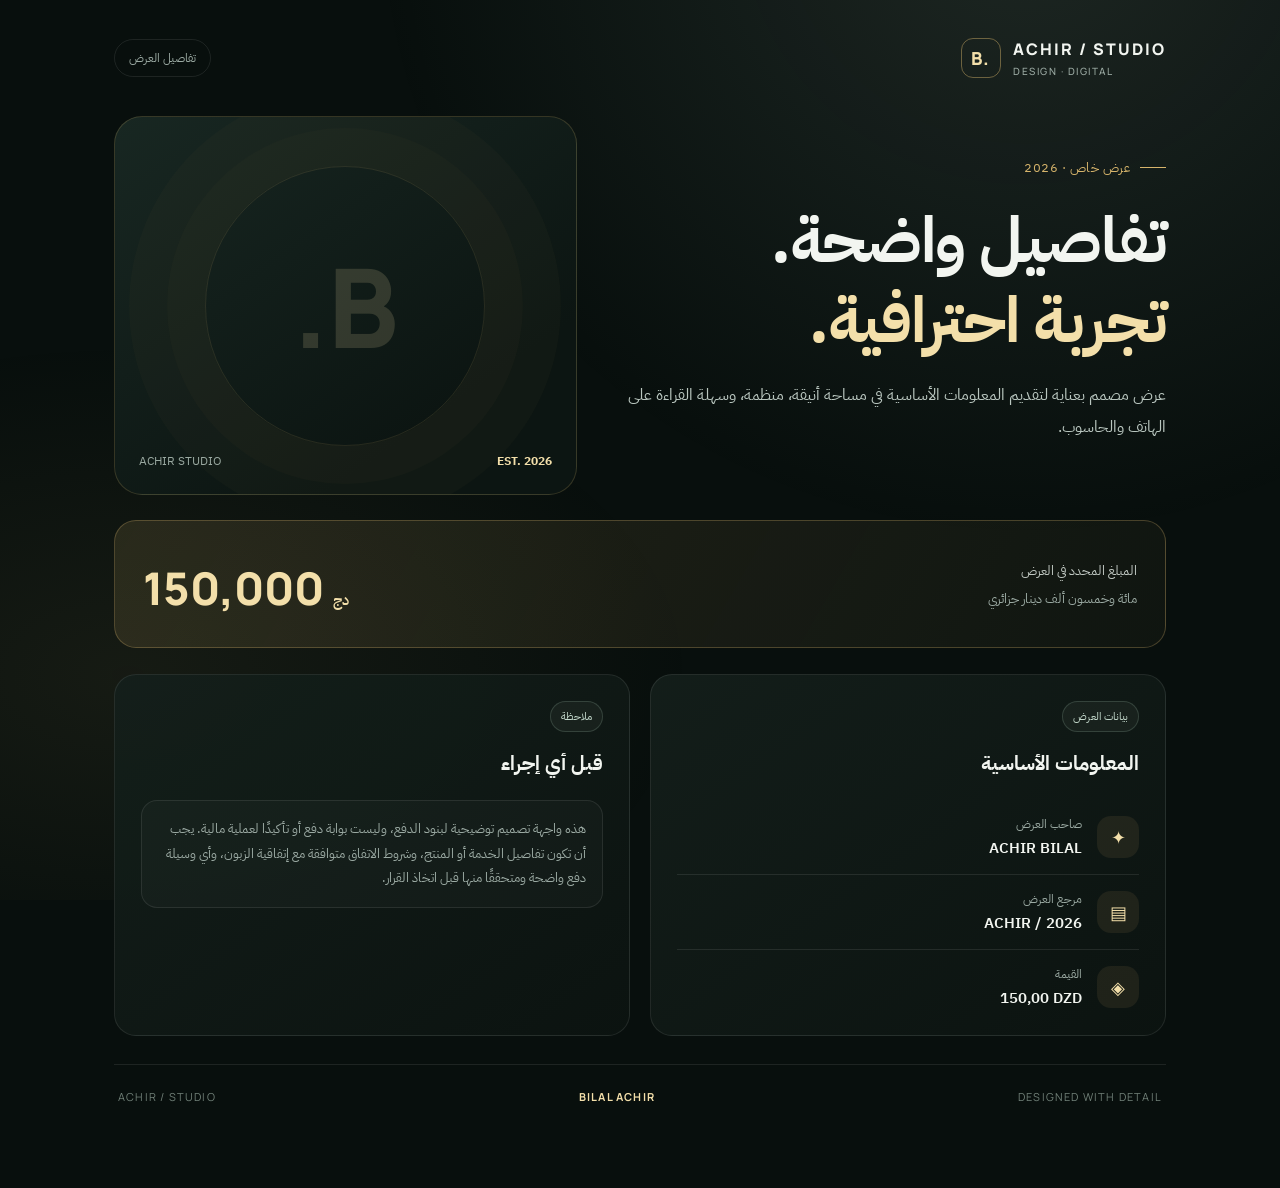
<file: pages/copy-payments.html>
<!DOCTYPE html>
<html lang="ar" dir="rtl">
<head>
<meta charset="UTF-8"><meta name="viewport" content="width=device-width, initial-scale=1.0"><meta name="theme-color" content="#08110f">
<title>ACHIR STUDIO — تفاصيل العرض</title>
<style>
@import url('https://fonts.googleapis.com/css2?family=IBM+Plex+Sans+Arabic:wght@400;500;600;700&family=Manrope:wght@400;500;600;700;800&display=swap');
:root{--bg:#080f0d;--surface:#101a17;--surface2:#15221e;--ink:#f2f5f0;--muted:#9baaa3;--gold:#d6b46b;--goldlight:#f3dfaa;--line:rgba(255,255,255,.09);--green:#b8d5c4}*{box-sizing:border-box}html{scroll-behavior:smooth}body{margin:0;background:var(--bg);color:var(--ink);font-family:'IBM Plex Sans Arabic',sans-serif;overflow-x:hidden}.ambient{position:fixed;inset:0;pointer-events:none;background:radial-gradient(ellipse at 80% -10%,rgba(184,213,196,.12),transparent 45%),radial-gradient(ellipse at 10% 75%,rgba(214,180,107,.07),transparent 35%);z-index:-1}.wrap{width:min(1100px,100%);margin:auto;padding:26px 24px 60px}.nav{display:flex;justify-content:space-between;align-items:center;padding:12px 0 38px}.brand{direction:ltr;display:flex;align-items:center;gap:12px;font-family:Manrope,sans-serif;font-weight:800;letter-spacing:2px}.brandmark{width:40px;height:40px;border:1px solid rgba(214,180,107,.45);border-radius:12px;display:grid;place-items:center;color:var(--goldlight);font-size:18px}.brand small{display:block;color:var(--muted);letter-spacing:1.5px;font-size:10px;font-weight:500;margin-top:4px}.navbadge{border:1px solid var(--line);border-radius:30px;padding:9px 14px;color:var(--muted);font-size:12px}.hero{display:grid;grid-template-columns:1.1fr .9fr;gap:24px;align-items:stretch}.hero-copy{padding:42px 0 36px}.kicker{color:var(--gold);font-size:13px;letter-spacing:.5px;display:flex;align-items:center;gap:10px}.kicker:before{content:'';width:26px;height:1px;background:var(--gold)}h1{font-size:clamp(34px,5.5vw,64px);line-height:1.25;letter-spacing:-1px;margin:24px 0 18px;font-weight:700}h1 span{color:var(--goldlight)}.lead{font-size:16px;color:#bac7c0;line-height:2;max-width:560px}.hero-visual{min-height:340px;border:1px solid rgba(214,180,107,.2);border-radius:28px;background:linear-gradient(145deg,#182722,#0c1512 75%);position:relative;overflow:hidden;display:flex;align-items:center;justify-content:center;padding:26px}.orb{position:absolute;width:280px;height:280px;border-radius:50%;border:1px solid rgba(214,180,107,.13);box-shadow:0 0 0 38px rgba(214,180,107,.025),0 0 0 76px rgba(214,180,107,.018)}.hero-symbol{font:800 110px Manrope;color:rgba(243,223,170,.16);position:relative;z-index:1}.visual-caption{position:absolute;bottom:24px;right:24px;left:24px;display:flex;justify-content:space-between;color:#9aa9a1;font-size:12px;direction:ltr}.visual-caption strong{color:var(--goldlight)}.price-card{margin-top:25px;padding:28px;border-radius:22px;background:linear-gradient(120deg,rgba(214,180,107,.13),rgba(214,180,107,.04));border:1px solid rgba(214,180,107,.28);display:flex;justify-content:space-between;align-items:center;gap:20px;flex-wrap:wrap}.price-label{font-size:13px;color:#c1c9c3}.price{direction:ltr;font:800 clamp(30px,6vw,45px) Manrope;color:var(--goldlight);margin-top:8px}.price span{font-size:15px;font-family:'IBM Plex Sans Arabic';font-weight:500}.price-side{text-align:left}.amountwords{color:var(--muted);font-size:13px;margin-top:9px}.grid{display:grid;grid-template-columns:1fr 1fr;gap:20px;margin-top:26px}.panel{border:1px solid var(--line);background:linear-gradient(145deg,rgba(20,31,27,.95),rgba(12,20,17,.95));border-radius:22px;padding:26px}.panel h2{font-size:20px;margin:0 0 22px}.info{display:flex;align-items:center;gap:15px;padding:15px 0;border-bottom:1px solid var(--line)}.info:last-child{border:0;padding-bottom:0}.icon{width:42px;height:42px;display:grid;place-items:center;border-radius:14px;background:rgba(214,180,107,.09);color:var(--goldlight);font-size:18px;flex:none}.info-label{font-size:12px;color:var(--muted);margin-bottom:4px}.info-value{font-size:15px;font-weight:600}.pill{display:inline-flex;padding:6px 10px;border-radius:20px;border:1px solid rgba(184,213,196,.18);background:rgba(184,213,196,.05);color:#c3d8cb;font-size:11px;margin-bottom:16px}.note{line-height:1.9;color:var(--muted);font-size:13px;padding:16px;border:1px solid var(--line);border-radius:16px;background:rgba(255,255,255,.025)}.foot{margin-top:28px;border-top:1px solid var(--line);padding:24px 4px;display:flex;justify-content:space-between;align-items:center;gap:14px;flex-wrap:wrap;color:#718078;font:11px Manrope;letter-spacing:1.2px}.foot strong{color:var(--goldlight)}@media(max-width:760px){.wrap{padding:16px 16px 40px}.nav{padding-bottom:24px}.hero{grid-template-columns:1fr}.hero-copy{padding:24px 0 5px}.hero-visual{min-height:230px}.hero-symbol{font-size:80px}.grid{grid-template-columns:1fr}.price-card{padding:22px}.price-side{text-align:right;width:100%}.price{font-size:36px}.navbadge{font-size:11px}}
</style></head>
<body><div class="ambient"></div><main class="wrap">
<nav class="nav"><div class="brand"><div class="brandmark">B.</div><div>ACHIR / STUDIO<small>DESIGN · DIGITAL</small></div></div><div class="navbadge">تفاصيل العرض</div></nav>
<section class="hero"><div class="hero-copy"><div class="kicker">عرض خاص · 2026</div><h1>تفاصيل واضحة.<br><span>تجربة احترافية.</span></h1><p class="lead">عرض مصمم بعناية لتقديم المعلومات الأساسية في مساحة أنيقة، منظمة، وسهلة القراءة على الهاتف والحاسوب.</p></div><div class="hero-visual"><div class="orb"></div><div class="hero-symbol">B.</div><div class="visual-caption"><span>ACHIR STUDIO</span><strong>EST. 2026</strong></div></div></section>
<section class="price-card"><div><div class="price-label">المبلغ المحدد في العرض</div><div class="amountwords">مائة وخمسون ألف دينار جزائري</div></div><div class="price-side"><div class="price">150,000 <span>دج</span></div></div></section>
<section class="grid"><article class="panel"><span class="pill">بيانات العرض</span><h2>المعلومات الأساسية</h2><div class="info"><div class="icon">✦</div><div><div class="info-label">صاحب العرض</div><div class="info-value">ACHIR BILAL</div></div></div><div class="info"><div class="icon">▤</div><div><div class="info-label">مرجع العرض</div><div class="info-value" dir="ltr">ACHIR / 2026</div></div></div><div class="info"><div class="icon">◈</div><div><div class="info-label">القيمة</div><div class="info-value" dir="ltr">150,00 DZD</div></div></div></article>
<article class="panel"><span class="pill">ملاحظة</span><h2>قبل أي إجراء</h2><p class="note">هذه واجهة تصميم توضيحية لبنود الدفع، وليست بوابة دفع أو تأكيدًا لعملية مالية. يجب أن تكون تفاصيل الخدمة أو المنتج، وشروط الاتفاق متوافقة مع إتفاقية الزبون، وأي وسيلة دفع واضحة ومتحققًا منها قبل اتخاذ القرار.</p></article></section>
<footer class="foot"><span>DESIGNED WITH DETAIL</span><strong>BILAL ACHIR</strong><span>ACHIR / STUDIO</span></footer></main></body></html>
</file>
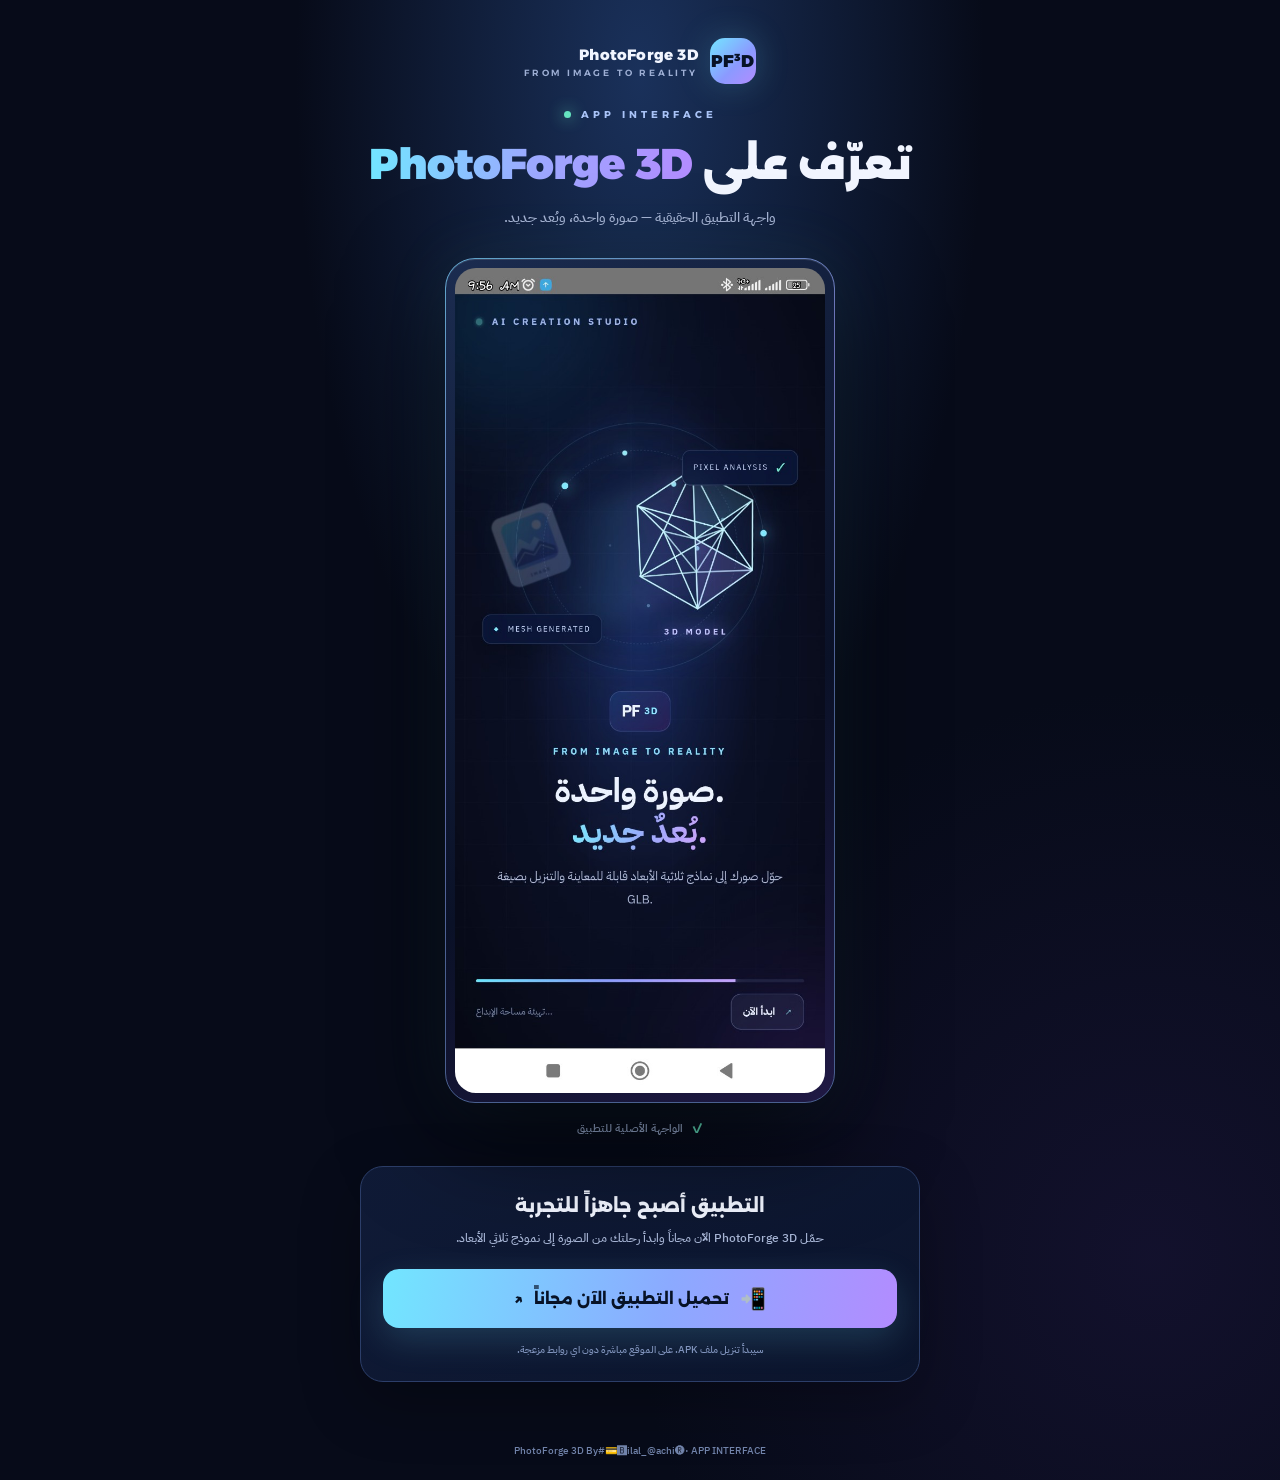
<file: pages/photoforge-app-interface-.html>
<!doctype html>
<html lang="ar" dir="rtl">
<head>
<meta charset="utf-8">
<meta name="viewport" content="width=device-width,initial-scale=1">
<meta name="theme-color" content="#080d20">
<meta name="description" content="PhotoForge 3D — واجهة التطبيق ورابط تحميله مجاناً.">
<title>PhotoForge 3D | APP INTERFACE</title>
<link rel="preconnect" href="https://fonts.googleapis.com">
<link rel="preconnect" href="https://fonts.gstatic.com" crossorigin>
<link href="https://fonts.googleapis.com/css2?family=Alexandria:wght@400;500;600;700;800;900&family=IBM+Plex+Sans+Arabic:wght@400;500;600;700&display=swap" rel="stylesheet">
<style>
:root{
 --bg:#070b19;--text:#f1f5ff;--muted:#a8b6d6;--cyan:#72e6ff;
 --violet:#b28cff;--line:#293a62;--panel:#101a35;
 --display:'Alexandria','IBM Plex Sans Arabic',sans-serif;
 --body:'IBM Plex Sans Arabic','Alexandria',sans-serif
}
*{box-sizing:border-box}
html{min-height:100%;scroll-behavior:smooth}
body{
 margin:0;min-height:100vh;color:var(--text);font-family:var(--body);
 background:
  radial-gradient(ellipse at 50% 5%,#1a315b 0,transparent 38%),
  radial-gradient(ellipse at 90% 85%,#241a4a66 0,transparent 32%),var(--bg);
 display:flex;flex-direction:column
}
.page{width:min(100% - 32px,900px);margin:auto;padding:38px 0 44px;flex:1;display:flex;flex-direction:column;align-items:center;justify-content:center}
.brand{display:flex;align-items:center;gap:12px;margin-bottom:24px;text-align:right}
.brand-mark{width:46px;height:46px;border-radius:15px;display:grid;place-items:center;color:#071226;font:900 17px var(--display);background:linear-gradient(135deg,var(--cyan),#8b9aff 58%,var(--violet));box-shadow:0 0 34px #72e6ff35}
.brand-name{font:800 15px var(--display);letter-spacing:.2px}
.brand-sub{display:block;color:#9eafd4;font:600 9px var(--display);letter-spacing:2.8px;margin-top:3px;direction:ltr;text-align:right}
.eyebrow{display:flex;align-items:center;gap:10px;color:#a9c3f7;font:700 10px var(--display);letter-spacing:4px;direction:ltr;margin-bottom:12px}
.dot{width:7px;height:7px;border-radius:50%;background:#65e4c0;box-shadow:0 0 15px #65e4c0}
h1{font:900 clamp(28px,5vw,43px)/1.45 var(--display);letter-spacing:-1px;text-align:center;margin:0 0 9px}
h1 span{background:linear-gradient(90deg,var(--cyan),#9ba9ff,var(--violet));background-clip:text;-webkit-background-clip:text;color:transparent}
.subtitle{margin:0 0 26px;color:var(--muted);font:500 14px/2 var(--body);text-align:center}
.app-frame{position:relative;width:min(100%,390px);padding:9px;border:1px solid #4a6090;border-radius:30px;background:linear-gradient(145deg,#1b2c50,#0a1127 60%,#201944);box-shadow:0 35px 100px #0009,0 0 65px #66dfff18,inset 0 1px #ffffff20}
.app-frame:before{content:"";position:absolute;inset:-1px;border-radius:30px;padding:1px;background:linear-gradient(145deg,#72e6ff88,#b28cff55,transparent 65%);-webkit-mask:linear-gradient(#fff 0 0) content-box,linear-gradient(#fff 0 0);-webkit-mask-composite:xor;mask-composite:exclude;pointer-events:none}
.app-image{display:block;width:100%;height:auto;border-radius:21px}
.image-caption{display:flex;align-items:center;justify-content:center;gap:8px;margin:15px 0 27px;color:#9cadd1;font:600 11px var(--body)}
.image-caption .check{color:#65e4c0;font-size:14px}
.download-panel{width:min(100%,560px);text-align:center;padding:24px 22px 22px;border:1px solid #2c3e69;border-radius:23px;background:linear-gradient(145deg,#111d3bdf,#0b142c);box-shadow:0 20px 60px #0004}
.download-title{font:800 18px/1.7 var(--display);margin:0 0 5px}
.download-copy{font:500 12px/1.9 var(--body);color:var(--muted);margin:0 0 19px}
.download-btn{display:flex;align-items:center;justify-content:center;gap:11px;width:100%;min-height:59px;padding:14px 20px;border:0;border-radius:16px;text-decoration:none;color:#071226;background:linear-gradient(100deg,var(--cyan),#8baaff 55%,var(--violet));font:800 15px var(--display);box-shadow:0 12px 35px #6edfff2b;transition:transform .2s,filter .2s,box-shadow .2s}
.download-btn:hover{transform:translateY(-3px);filter:brightness(1.07);box-shadow:0 16px 42px #6edfff40}
.download-btn:active{transform:translateY(0)}
.download-icon{font-size:21px;line-height:1}
.download-note{margin:13px 0 0;color:#8194bd;font:500 10px/1.8 var(--body)}
footer{text-align:center;padding:17px 12px 22px;color:#7183aa;font:500 10px var(--body)}
a:focus-visible{outline:2px solid var(--cyan);outline-offset:5px}
@media(max-width:480px){
 .page{width:min(100% - 24px,900px);padding:27px 0 32px}
 .app-frame{width:min(100%,350px);padding:7px;border-radius:25px}
 .app-image{border-radius:19px}
 .download-panel{padding:21px 16px 18px}
 .download-title{font-size:16px}
 .download-btn{font-size:13px;min-height:56px}
}
@media(prefers-reduced-motion:reduce){*,*::before,*::after{scroll-behavior:auto!important;transition:none!important}}
</style>
</head>
<body>
<main class="page">
 <div class="brand" aria-label="PhotoForge 3D">
  <span class="brand-mark">PF³D</span>
  <span class="brand-name">PhotoForge 3D<span class="brand-sub">FROM IMAGE TO REALITY</span></span>
 </div>

 <div class="eyebrow"><i class="dot"></i> APP INTERFACE</div>
 <h1>تعرّف على <span>PhotoForge 3D</span></h1>
 <p class="subtitle">واجهة التطبيق الحقيقية — صورة واحدة، وبُعد جديد.</p>

 <figure style="margin:0;width:100%;display:flex;flex-direction:column;align-items:center">
  <div class="app-frame">
   <img class="app-image" src="[data-uri]" alt="لقطة شاشة حقيقية لواجهة تطبيق PhotoForge 3D">
  </div>
  <figcaption class="image-caption"><span class="check">✓</span> الواجهة الأصلية للتطبيق</figcaption>
 </figure>

 <section class="download-panel" aria-label="تحميل التطبيق">
  <h2 class="download-title">التطبيق أصبح جاهزاً للتجربة</h2>
  <p class="download-copy">حمّل PhotoForge 3D الآن مجاناً وابدأ رحلتك من الصورة إلى نموذج ثلاثي الأبعاد.</p>
  <a class="download-btn" href="./PhotoForge%203D%201.0.apk" download="PhotoForge 3D 1.0.apk" aria-label="تحميل تطبيق PhotoForge 3D مجاناً">
   <span class="download-icon">📲</span>
   <span>تحميل التطبيق الآن مجاناً</span>
   <span aria-hidden="true">↗</span>
  </a>
  <p class="download-note">سيبدأ تنزيل ملف APK. على الموقع مباشرة دون اي روابط مزعجة.</p>
 </section>
</main>
<footer>PhotoForge 3D By#💳🅱ilal_@achi🅡· APP INTERFACE</footer>
</body>
</html>
</file>
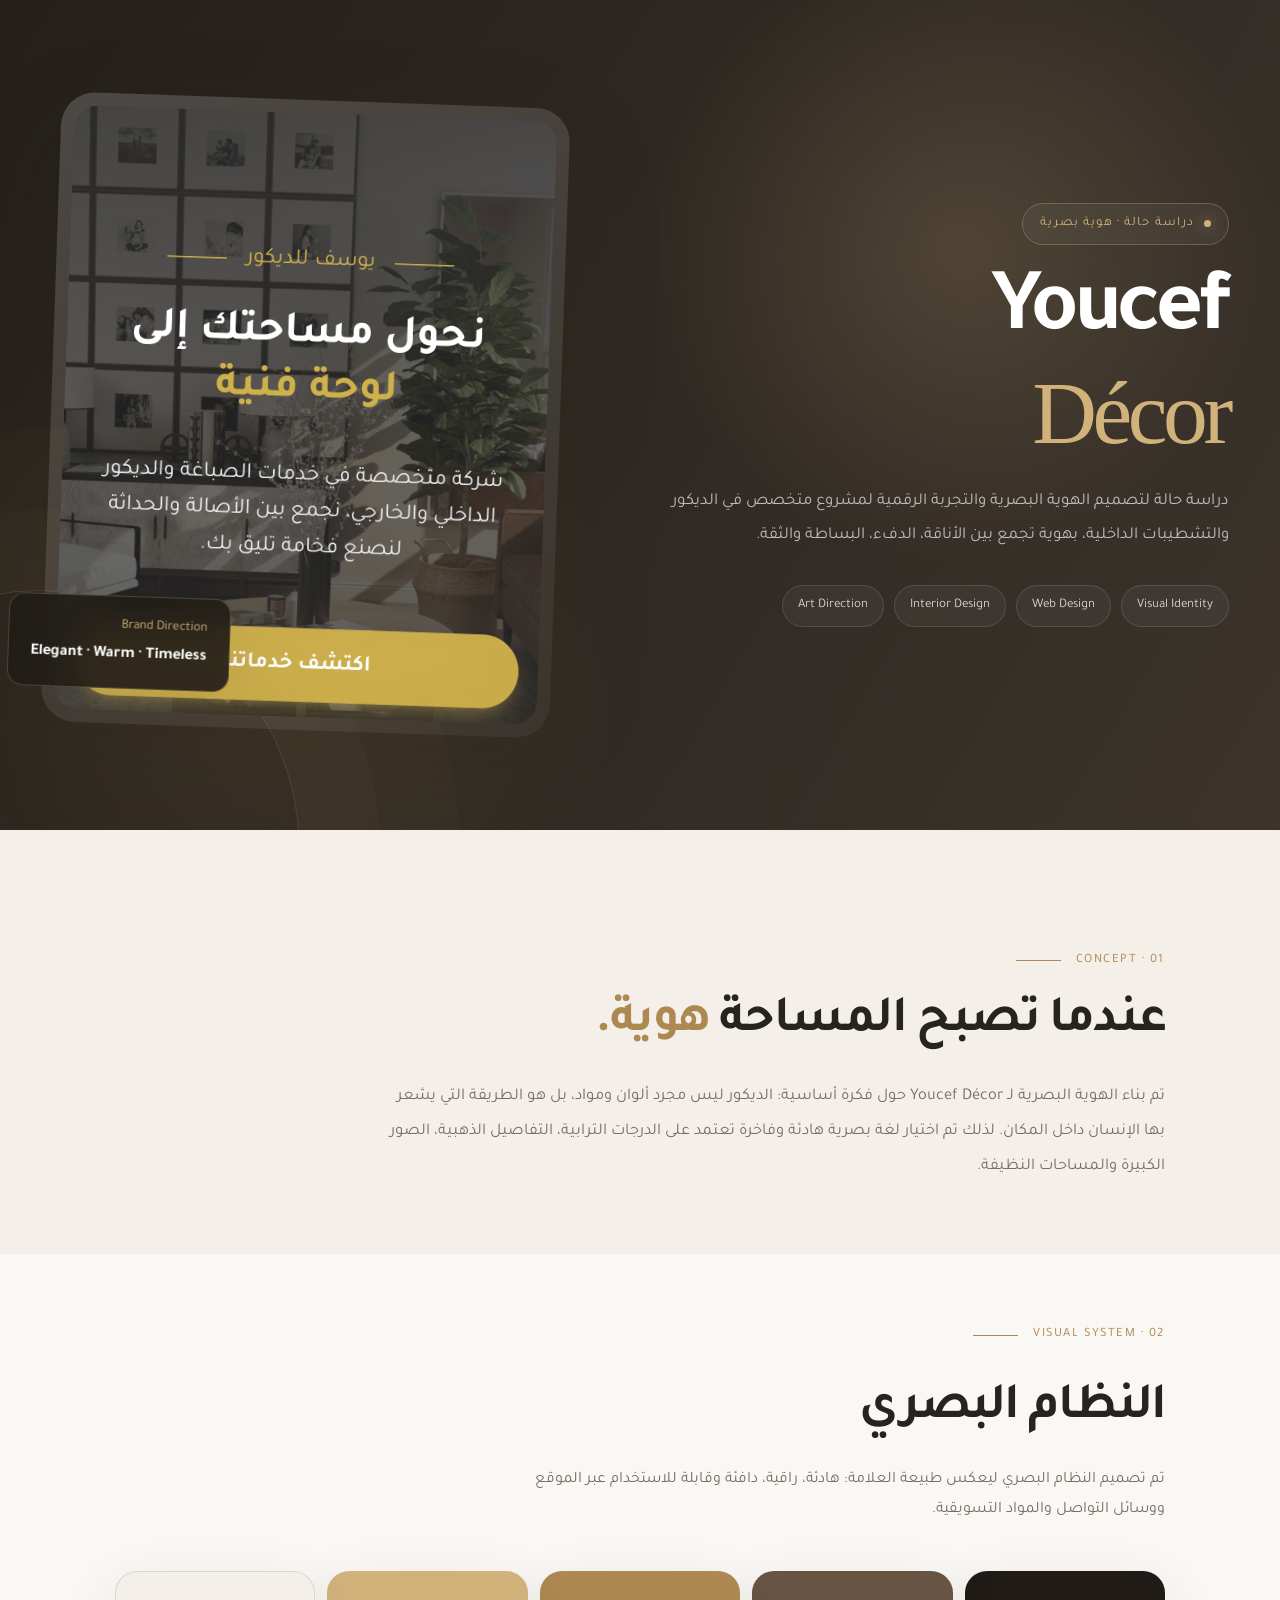
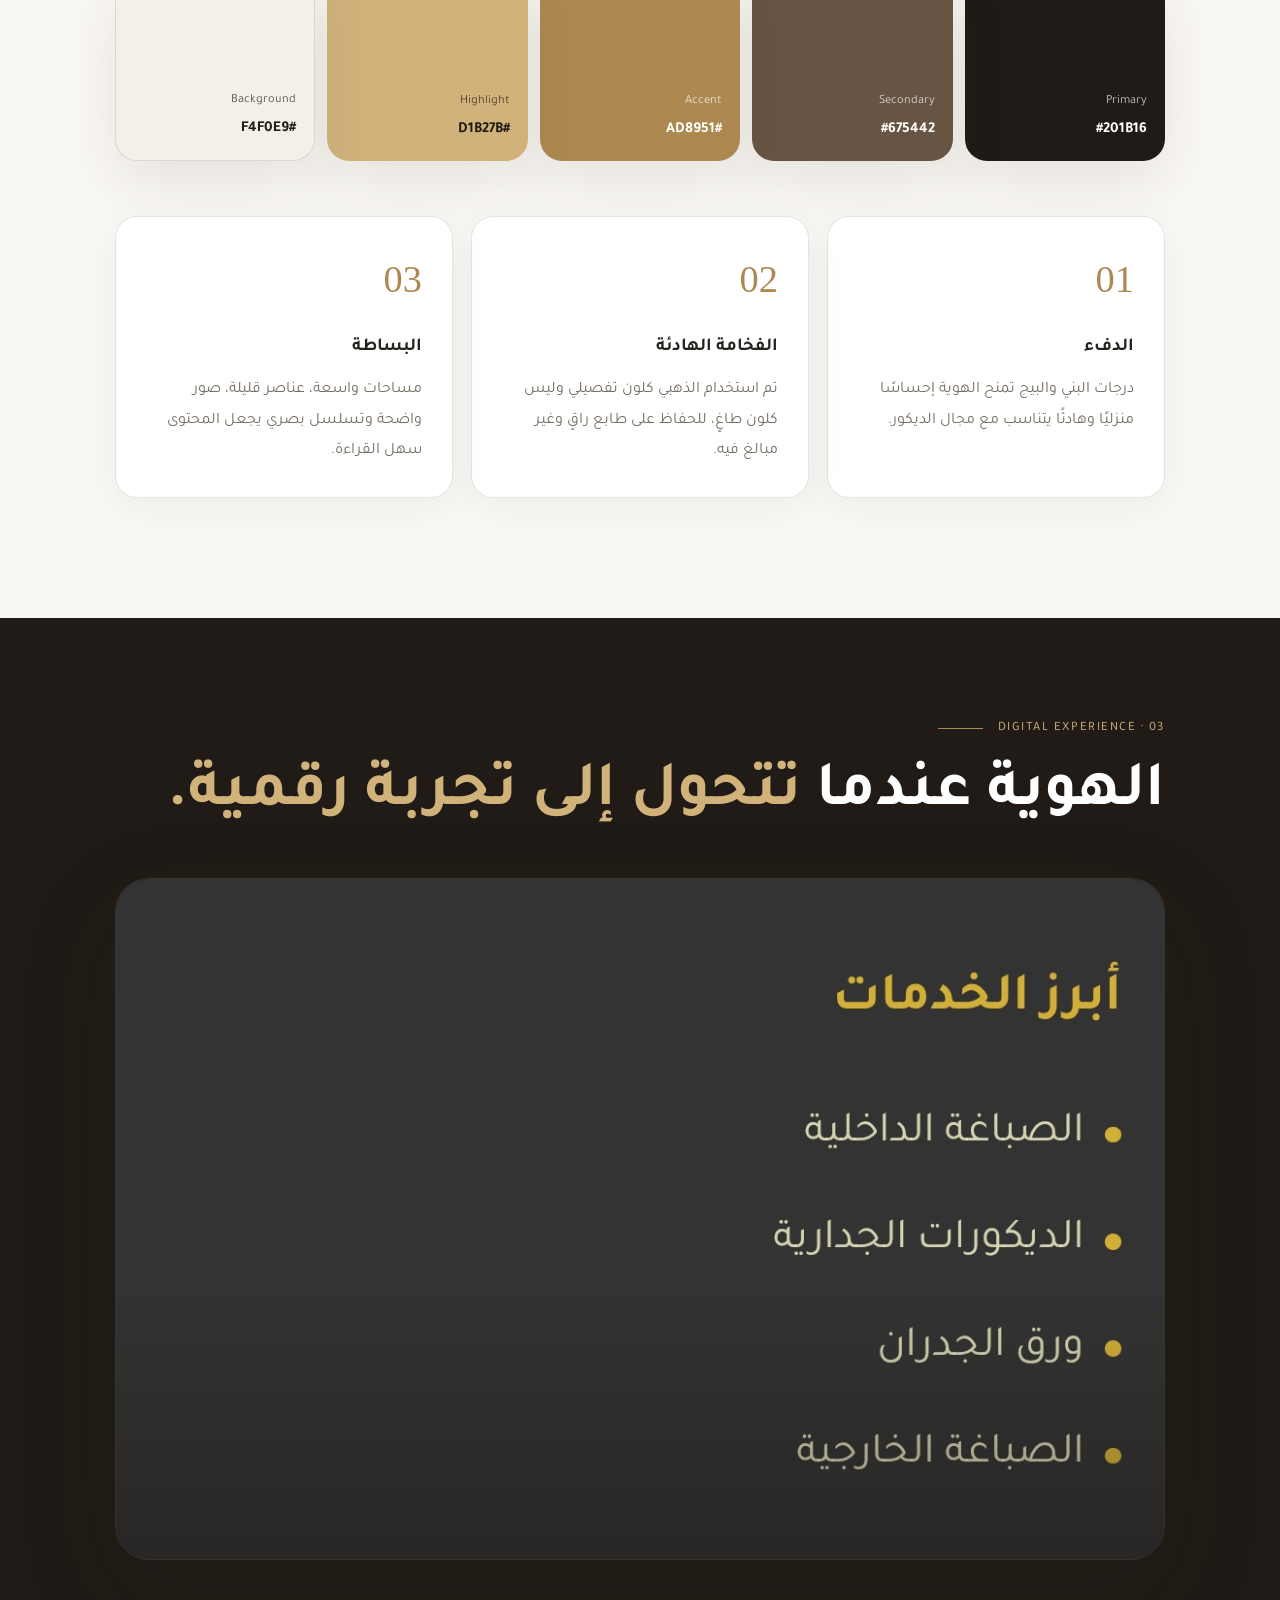
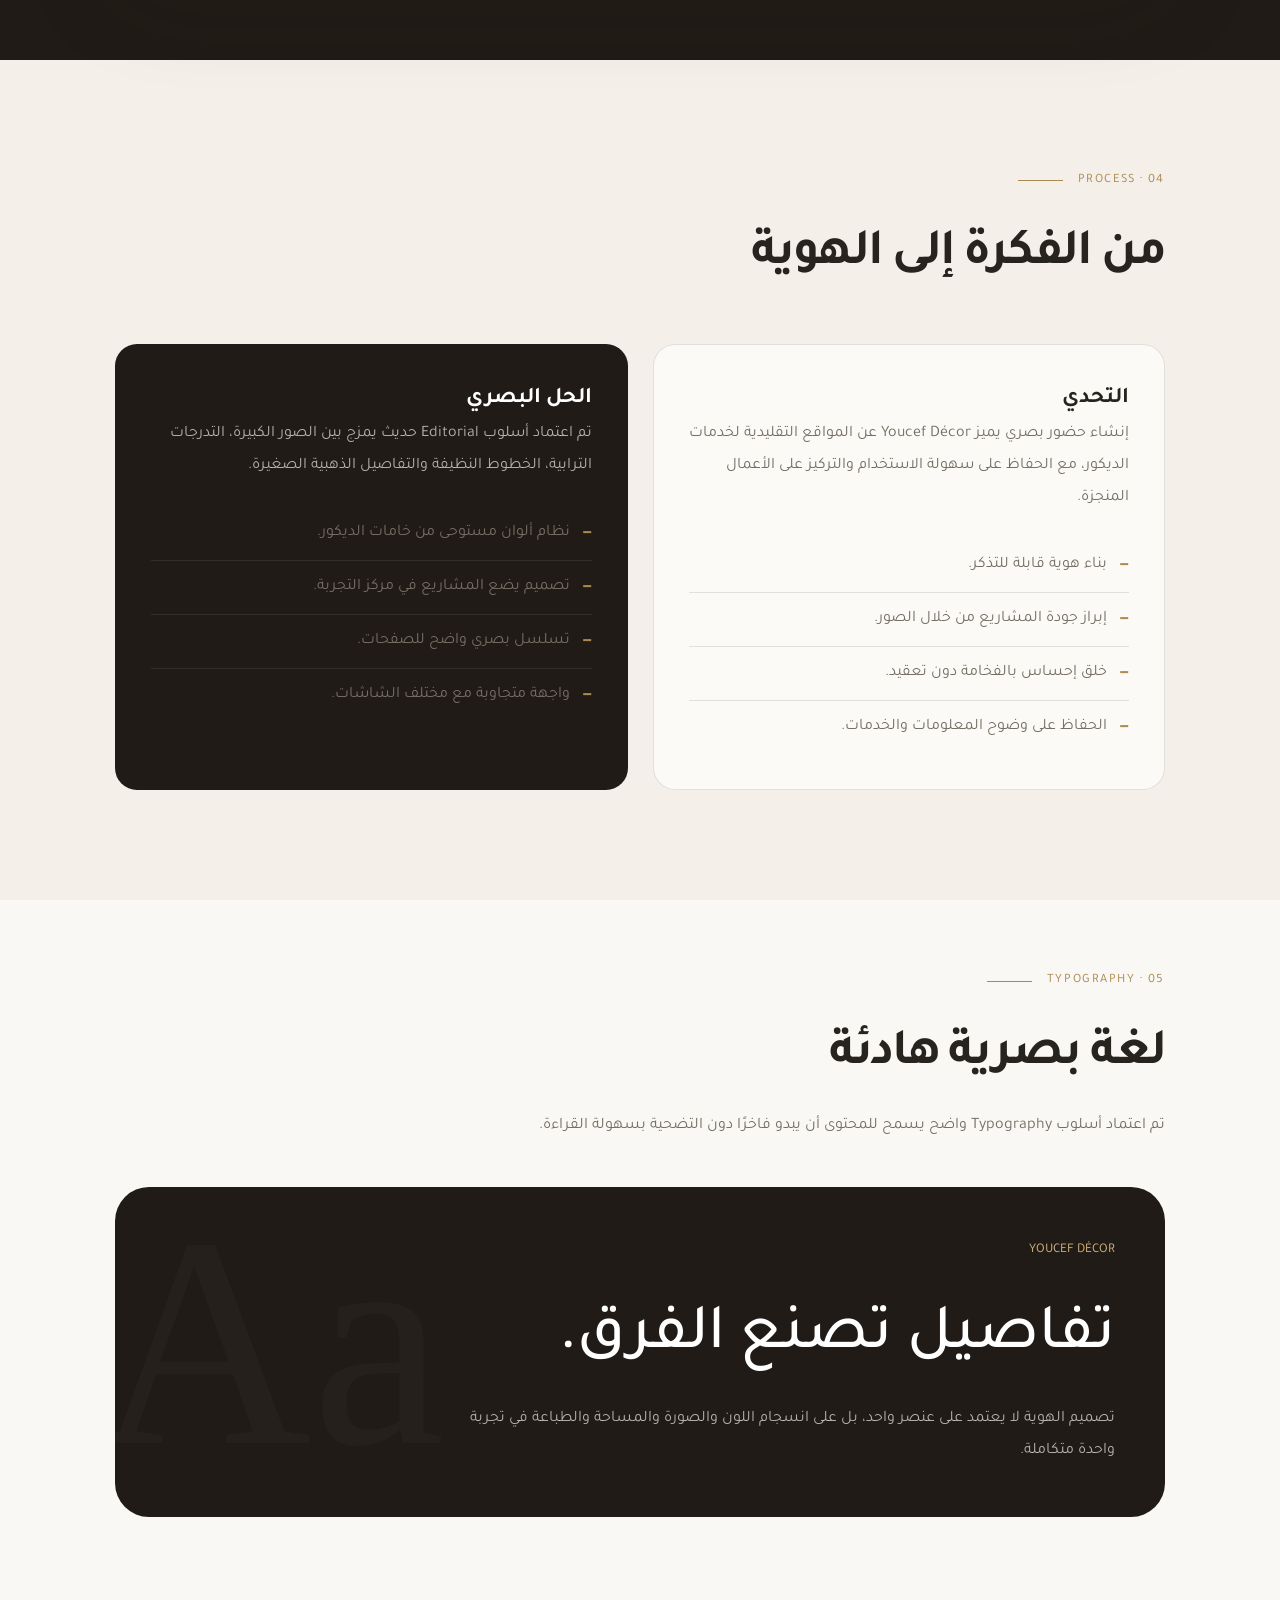
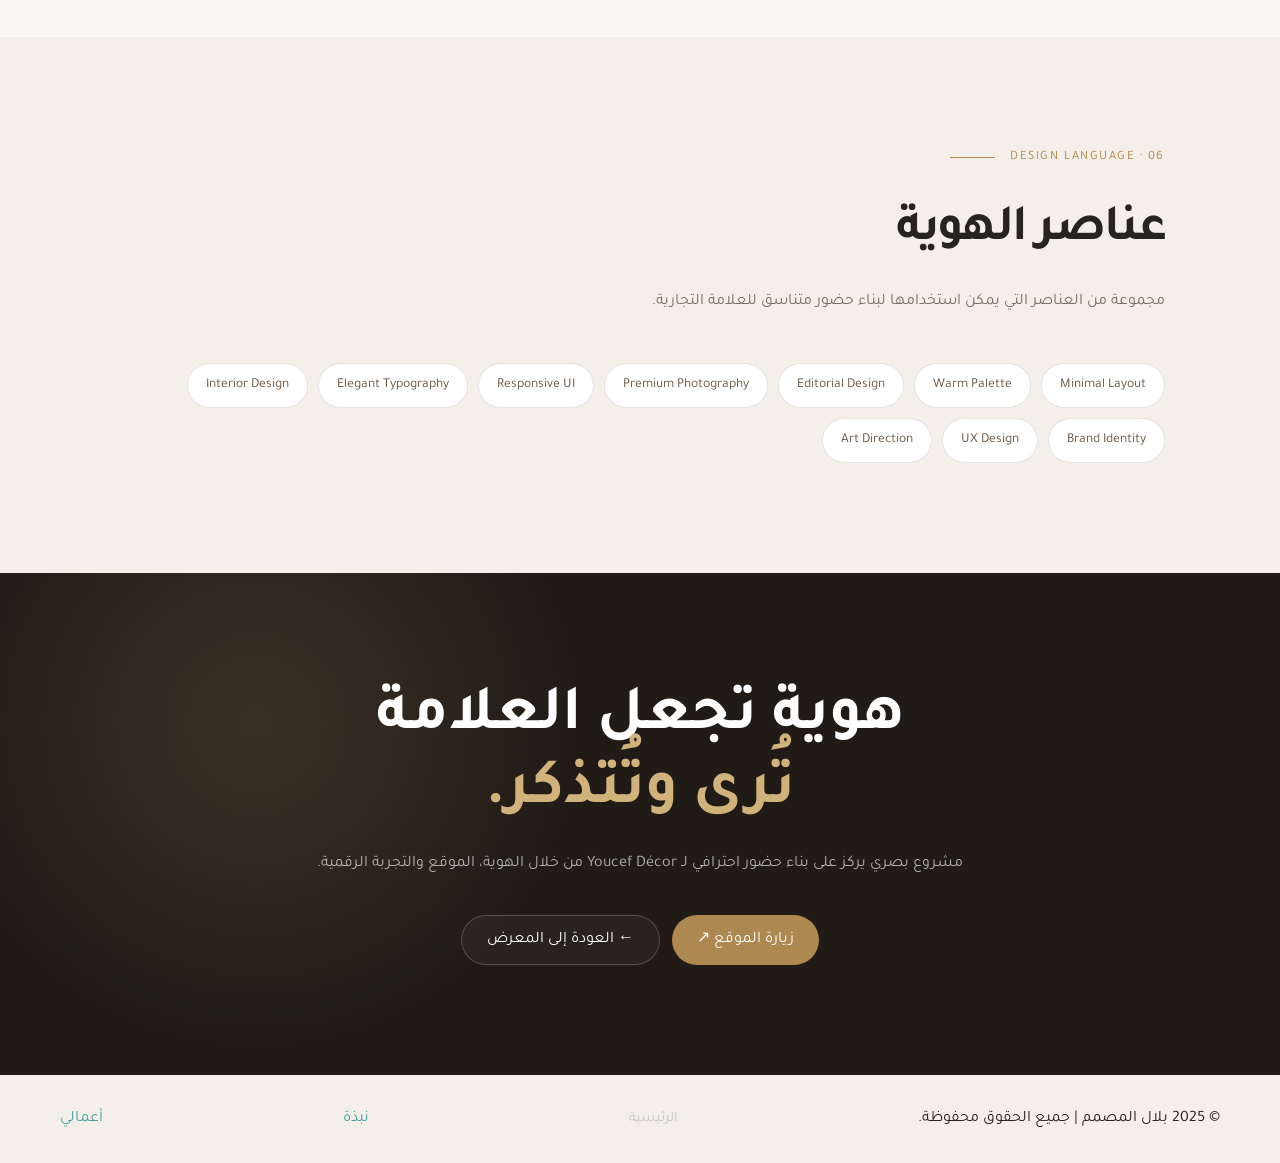
<file: pages/project-1.html>
<!DOCTYPE html>
<html lang="ar" dir="rtl">
<head>
    <meta charset="UTF-8">
    <meta name="viewport" content="width=device-width, initial-scale=1.0">

    <meta name="description"
          content="دراسة حالة للهوية البصرية وموقع Youcef Décor – تصميم هوية راقية مستوحاة من عالم الديكور والتشطيبات الداخلية.">

    <meta name="theme-color" content="#201b16">

    <title>Youcef Décor — دراسة حالة الهوية البصرية | بلال المصمم</title>

    <link rel="shortcut icon"
          href="../assets/icons/favicon.ico"
          type="image/x-icon">

    <link rel="stylesheet"
          href="../assets/css/main.css">
<link rel="preconnect" href="https://fonts.googleapis.com">
<link rel="preconnect" href="https://fonts.gstatic.com" crossorigin>
<link href="https://fonts.googleapis.com/css2?family=Tajawal:wght@300;400;500;600;700;800;900&display=swap" rel="stylesheet">
    <style>
        /* =========================================================
           YOUCEF DÉCOR — VISUAL IDENTITY CASE STUDY
           Premium Interior Design / Warm Editorial Style
        ========================================================= */

        :root {
            --yd-bg: #f4f0e9;
            --yd-bg-soft: #ebe4d9;
            --yd-paper: #faf8f4;

            --yd-dark: #201b16;
            --yd-dark-2: #302821;
            --yd-brown: #675442;

            --yd-gold: #ad8951;
            --yd-gold-light: #d1b27b;

            --yd-text: #27231e;
            --yd-muted: #756e64;

            --yd-border: rgba(39, 35, 30, .12);

            --yd-shadow:
                0 20px 60px rgba(45, 35, 25, .10);

            --yd-shadow-heavy:
                0 35px 100px rgba(45, 35, 25, .16);

            --yd-radius: 22px;
            --yd-radius-lg: 34px;

            --yd-ease:
                cubic-bezier(.22, 1, .36, 1);
        }


        /* =========================================================
           BASE
        ========================================================= */

        body {
            background:
                radial-gradient(
                    circle at 80% 10%,
                    rgba(173, 137, 81, .08),
                    transparent 28%
                ),
                var(--yd-bg);

            color: var(--yd-text);
        }

        ::selection {
            background: var(--yd-gold);
            color: #fff;
        }


        /* =========================================================
           HERO
        ========================================================= */

        .yd-hero {
            position: relative;
            min-height: 88vh;

            display: flex;
            align-items: center;

            overflow: hidden;

            background:
                linear-gradient(
                    120deg,
                    rgba(32, 27, 22, .98),
                    rgba(48, 40, 33, .94)
                );

            color: #fff;
        }

        .yd-hero::before {
            content: "";
            position: absolute;
            inset: 0;

            background:
                radial-gradient(
                    circle at 75% 30%,
                    rgba(209, 178, 123, .18),
                    transparent 28%
                ),
                radial-gradient(
                    circle at 20% 80%,
                    rgba(173, 137, 81, .12),
                    transparent 30%
                );
        }

        .yd-hero::after {
            content: "";
            position: absolute;
            width: 520px;
            height: 520px;

            left: -220px;
            bottom: -280px;

            border: 1px solid rgba(209, 178, 123, .18);
            border-radius: 50%;

            box-shadow:
                0 0 0 80px rgba(209, 178, 123, .025),
                0 0 0 160px rgba(209, 178, 123, .018);
        }

        .yd-hero-inner {
            position: relative;
            z-index: 2;

            width: min(1180px, 92%);
            margin: auto;

            display: grid;
            grid-template-columns: 1fr .85fr;
            align-items: center;

            gap: 70px;

            padding: 100px 0;
        }


        /* =========================================================
           HERO CONTENT
        ========================================================= */

        .yd-eyebrow {
            display: inline-flex;
            align-items: center;
            gap: 10px;

            padding: 9px 17px;

            border: 1px solid rgba(209, 178, 123, .3);
            border-radius: 50px;

            background: rgba(255, 255, 255, .045);

            color: var(--yd-gold-light);

            font-size: .82rem;
            letter-spacing: .08em;

            margin-bottom: 28px;
        }

        .yd-eyebrow::before {
            content: "";
            width: 7px;
            height: 7px;

            border-radius: 50%;
            background: var(--yd-gold-light);

            box-shadow:
                0 0 15px rgba(209, 178, 123, .8);
        }

        .yd-hero h1 {
            margin: 0;

            font-size: clamp(3.2rem, 7vw, 6.8rem);

            line-height: .95;

            letter-spacing: -.05em;

            font-weight: 700;
        }

        .yd-hero h1 span {
            display: block;

            color: var(--yd-gold-light);

            font-family: Georgia, serif;

            font-weight: 400;

            margin-top: 12px;
        }

        .yd-hero-description {
            max-width: 650px;

            margin-top: 30px;

            color: rgba(255,255,255,.68);

            line-height: 2;

            font-size: 1.05rem;
        }

        .yd-meta {
            display: flex;
            flex-wrap: wrap;
            gap: 10px;

            margin-top: 32px;
        }

        .yd-meta span {
            padding: 9px 15px;

            border: 1px solid rgba(255,255,255,.12);

            background: rgba(255,255,255,.045);

            border-radius: 50px;

            color: rgba(255,255,255,.78);

            font-size: .82rem;
        }


        /* =========================================================
           HERO VISUAL
        ========================================================= */

        .yd-hero-visual {
            position: relative;
        }

        .yd-image-frame {
            position: relative;

            padding: 13px;

            border-radius: var(--yd-radius-lg);

            background:
                linear-gradient(
                    145deg,
                    rgba(255,255,255,.18),
                    rgba(255,255,255,.035)
                );

            box-shadow: var(--yd-shadow-heavy);

            transform: rotate(2deg);

            transition:
                transform .7s var(--yd-ease);
        }

        .yd-image-frame:hover {
            transform: rotate(0deg) translateY(-8px);
        }

        .yd-image-frame img {
            display: block;

            width: 100%;
            aspect-ratio: 4 / 5;

            object-fit: cover;

            border-radius: calc(var(--yd-radius-lg) - 10px);

            filter:
                saturate(.82)
                contrast(1.04);
        }

        .yd-floating-label {
            position: absolute;

            left: -35px;
            bottom: 35px;

            padding: 18px 22px;

            border-radius: 16px;

            background: rgba(32,27,22,.9);

            border: 1px solid rgba(209,178,123,.25);

            backdrop-filter: blur(15px);

            box-shadow: var(--yd-shadow);

            color: #fff;
        }

        .yd-floating-label small {
            display: block;

            color: var(--yd-gold-light);

            margin-bottom: 5px;
        }


        /* =========================================================
           INTRO
        ========================================================= */

        .yd-intro {
            padding: 120px 0 70px;

            background: var(--yd-bg);
        }

        .yd-container {
            width: min(1050px, 90%);
            margin: auto;
        }

        .yd-section-label {
            display: flex;
            align-items: center;
            gap: 15px;

            margin-bottom: 20px;

            color: var(--yd-gold);

            font-size: .8rem;

            text-transform: uppercase;

            letter-spacing: .12em;
        }

        .yd-section-label::after {
            content: "";

            width: 45px;
            height: 1px;

            background: var(--yd-gold);
        }

        .yd-intro h2 {
            max-width: 850px;

            margin: 0;

            font-size: clamp(2rem, 4vw, 4rem);

            line-height: 1.25;

            letter-spacing: -.035em;
        }

        .yd-intro h2 span {
            color: var(--yd-gold);
        }

        .yd-intro p {
            max-width: 780px;

            margin-top: 25px;

            color: var(--yd-muted);

            line-height: 2.1;

            font-size: 1.03rem;
        }


        /* =========================================================
           VISUAL SYSTEM
        ========================================================= */

        .yd-system {
            padding: 70px 0 120px;

            background: var(--yd-paper);
        }

        .yd-heading {
            margin-bottom: 45px;
        }

        .yd-heading h2 {
            font-size: clamp(2rem, 4vw, 3.5rem);

            margin: 0 0 12px;

            letter-spacing: -.04em;
        }

        .yd-heading p {
            color: var(--yd-muted);

            max-width: 650px;

            line-height: 1.9;
        }


        /* =========================================================
           COLOR PALETTE
        ========================================================= */

        .yd-palette {
            display: grid;

            grid-template-columns:
                repeat(5, 1fr);

            gap: 12px;

            margin-top: 35px;
        }

        .yd-color {
            min-height: 190px;

            border-radius: var(--yd-radius);

            padding: 18px;

            display: flex;
            flex-direction: column;
            justify-content: flex-end;

            box-shadow: var(--yd-shadow);

            overflow: hidden;

            transition:
                transform .5s var(--yd-ease);
        }

        .yd-color:hover {
            transform: translateY(-8px);
        }

        .yd-color span {
            font-size: .78rem;
            opacity: .72;
        }

        .yd-color strong {
            font-size: .95rem;
            margin-top: 5px;
        }

        .yd-color-1 {
            background: #201b16;
            color: #fff;
        }

        .yd-color-2 {
            background: #675442;
            color: #fff;
        }

        .yd-color-3 {
            background: #ad8951;
            color: #fff;
        }

        .yd-color-4 {
            background: #d1b27b;
            color: #201b16;
        }

        .yd-color-5 {
            background: #f4f0e9;
            color: #201b16;

            border: 1px solid var(--yd-border);
        }


        /* =========================================================
           DESIGN PRINCIPLES
        ========================================================= */

        .yd-principles {
            display: grid;

            grid-template-columns:
                repeat(3, 1fr);

            gap: 18px;

            margin-top: 55px;
        }

        .yd-card {
            padding: 30px;

            background: #fff;

            border:
                1px solid var(--yd-border);

            border-radius: var(--yd-radius);

            box-shadow:
                0 10px 40px rgba(45,35,25,.055);

            transition:
                transform .5s var(--yd-ease),
                box-shadow .5s var(--yd-ease);
        }

        .yd-card:hover {
            transform: translateY(-7px);

            box-shadow: var(--yd-shadow);
        }

        .yd-card-number {
            font-family: Georgia, serif;

            color: var(--yd-gold);

            font-size: 2.4rem;

            margin-bottom: 20px;
        }

        .yd-card h3 {
            margin: 0 0 12px;

            font-size: 1.15rem;
        }

        .yd-card p {
            color: var(--yd-muted);

            line-height: 1.9;

            margin: 0;
        }


        /* =========================================================
           PROJECT IMAGE
        ========================================================= */

        .yd-showcase {
            padding: 100px 0;

            background: var(--yd-dark);
        }

        .yd-showcase .yd-section-label {
            color: var(--yd-gold-light);
        }

        .yd-showcase-title {
            color: #fff;

            font-size: clamp(2.2rem, 5vw, 4.5rem);

            line-height: 1.15;

            margin-bottom: 45px;
        }

        .yd-showcase-title span {
            color: var(--yd-gold-light);
        }

        .yd-large-image {
            position: relative;

            overflow: hidden;

            border-radius: var(--yd-radius-lg);

            border:
                1px solid rgba(255,255,255,.1);

            box-shadow: var(--yd-shadow-heavy);
        }

        .yd-large-image::after {
            content: "";

            position: absolute;
            inset: 0;

            background:
                linear-gradient(
                    180deg,
                    transparent 60%,
                    rgba(20,16,12,.35)
                );

            pointer-events: none;
        }

        .yd-large-image img {
            display: block;

            width: 100%;

            max-height: 680px;

            object-fit: cover;

            transition:
                transform 1s var(--yd-ease);
        }

        .yd-large-image:hover img {
            transform: scale(1.025);
        }


        /* =========================================================
           CHALLENGES / SOLUTIONS
        ========================================================= */

        .yd-content {
            padding: 110px 0;

            background: var(--yd-bg);
        }

        .yd-content-grid {
            display: grid;

            grid-template-columns:
                1fr 1fr;

            gap: 25px;

            margin-top: 45px;
        }

        .yd-info-box {
            padding: 35px;

            border-radius: var(--yd-radius);

            background: rgba(255,255,255,.65);

            border:
                1px solid var(--yd-border);
        }

        .yd-info-box.dark {
            background: var(--yd-dark);

            color: #fff;

            border-color: transparent;
        }

        .yd-info-box h3 {
            margin-top: 0;

            font-size: 1.4rem;
        }

        .yd-info-box p {
            line-height: 2;

            color: var(--yd-muted);
        }

        .yd-info-box.dark p {
            color: rgba(255,255,255,.65);
        }

        .yd-list {
            list-style: none;

            padding: 0;

            margin: 25px 0 0;
        }

        .yd-list li {
            display: flex;

            gap: 12px;

            padding: 13px 0;

            border-bottom:
                1px solid var(--yd-border);

            color: var(--yd-muted);

            line-height: 1.7;
        }

        .yd-list li:last-child {
            border-bottom: 0;
        }

        .yd-list li::before {
            content: "—";

            color: var(--yd-gold);

            font-weight: bold;
        }

        .dark .yd-list li {
            border-color: rgba(255,255,255,.08);
        }


        /* =========================================================
           TYPOGRAPHY
        ========================================================= */

/* =========================================================
   TYPOGRAPHY — TAJAWAL
========================================================= */

body,
button,
input,
textarea,
select {
    font-family: 'Tajawal', sans-serif;
}

h1,
h2,
h3,
h4,
h5,
h6,
p,
span,
strong,
a,
li {
    font-family: 'Tajawal', sans-serif;
}

        .yd-type-demo {
            margin-top: 35px;

            padding: 50px;

            background: var(--yd-dark);

            color: #fff;

            border-radius: var(--yd-radius-lg);

            overflow: hidden;

            position: relative;
        }

        .yd-type-demo::before {
            content: "Aa";

            position: absolute;

            left: -20px;
            bottom: -80px;

            font-family: Georgia, serif;

            font-size: 300px;

            color: rgba(255,255,255,.025);
        }

        .yd-type-demo small {
            color: var(--yd-gold-light);
        }

        .yd-type-demo h3 {
            position: relative;

            margin: 20px 0 10px;

            font-size: clamp(2rem, 5vw, 4.5rem);

            font-weight: 500;
        }

        .yd-type-demo p {
            position: relative;

            color: rgba(255,255,255,.65);

            max-width: 650px;

            line-height: 2;
        }


        /* =========================================================
           TECH / FEATURES
        ========================================================= */

        .yd-tags {
            display: flex;

            flex-wrap: wrap;

            gap: 10px;

            margin-top: 25px;
        }

        .yd-tag {
            padding: 10px 18px;

            background: #fff;

            border: 1px solid var(--yd-border);

            border-radius: 50px;

            color: var(--yd-brown);

            font-size: .85rem;

            transition: all .35s var(--yd-ease);
        }

        .yd-tag:hover {
            background: var(--yd-dark);

            color: #fff;

            border-color: var(--yd-dark);

            transform: translateY(-3px);
        }


        /* =========================================================
           CTA
        ========================================================= */

        .yd-cta {
            padding: 110px 0;

            background:
                radial-gradient(
                    circle at 20% 30%,
                    rgba(209,178,123,.15),
                    transparent 30%
                ),
                var(--yd-dark);

            text-align: center;

            color: #fff;
        }

        .yd-cta h2 {
            margin: 0 auto 18px;

            max-width: 800px;

            font-size: clamp(2.2rem, 5vw, 4.5rem);

            line-height: 1.15;
        }

        .yd-cta p {
            max-width: 650px;

            margin: 0 auto;

            color: rgba(255,255,255,.65);

            line-height: 2;
        }

        .yd-actions {
            display: flex;

            justify-content: center;

            flex-wrap: wrap;

            gap: 12px;

            margin-top: 35px;
        }

        .yd-btn {
            display: inline-flex;

            align-items: center;
            justify-content: center;

            min-height: 50px;

            padding: 0 25px;

            border-radius: 50px;

            text-decoration: none;

            transition:
                transform .4s var(--yd-ease),
                background .4s ease;
        }

        .yd-btn-primary {
            background: var(--yd-gold);

            color: #fff;
        }

        .yd-btn-primary:hover {
            background: var(--yd-gold-light);

            color: var(--yd-dark);

            transform: translateY(-4px);
        }

        .yd-btn-outline {
            border: 1px solid rgba(255,255,255,.2);

            color: #fff;

            background: rgba(255,255,255,.04);
        }

        .yd-btn-outline:hover {
            background: #fff;

            color: var(--yd-dark);

            transform: translateY(-4px);
        }


        /* =========================================================
           RESPONSIVE
        ========================================================= */

        @media (max-width: 900px) {

            .yd-hero-inner {
                grid-template-columns: 1fr;

                gap: 45px;

                padding: 90px 0;
            }

            .yd-hero-visual {
                max-width: 560px;

                width: 90%;

                margin: auto;
            }

            .yd-palette {
                grid-template-columns:
                    repeat(3, 1fr);
            }

            .yd-principles {
                grid-template-columns: 1fr 1fr;
            }

            .yd-content-grid {
                grid-template-columns: 1fr;
            }
        }


        @media (max-width: 600px) {

            .yd-hero {
                min-height: auto;
            }

            .yd-hero-inner {
                padding: 75px 0;
            }

            .yd-hero h1 {
                font-size: 3.25rem;
            }

            .yd-hero-description {
                font-size: .95rem;
            }

            .yd-floating-label {
                left: 10px;
                bottom: 20px;
            }

            .yd-palette {
                grid-template-columns:
                    repeat(2, 1fr);
            }

            .yd-color {
                min-height: 145px;
            }

            .yd-principles {
                grid-template-columns: 1fr;
            }

            .yd-card {
                padding: 25px;
            }

            .yd-info-box {
                padding: 25px;
            }

            .yd-type-demo {
                padding: 32px 25px;
            }

            .yd-showcase,
            .yd-content,
            .yd-intro,
            .yd-system {
                padding-top: 75px;
                padding-bottom: 75px;
            }
        }


        /* =========================================================
           REDUCED MOTION
        ========================================================= */

        @media (prefers-reduced-motion: reduce) {

            *,
            *::before,
            *::after {
                scroll-behavior: auto !important;

                transition-duration: .01ms !important;

                animation-duration: .01ms !important;
            }
        }
    </style>
</head>


<body>

<main>

    <!-- =========================================================
         HERO
    ========================================================= -->

    <section class="yd-hero">

        <div class="yd-hero-inner">

            <div>

                <div class="yd-eyebrow">
                    دراسة حالة · هوية بصرية
                </div>

                <h1>
                    Youcef
                    <span>Décor</span>
                </h1>

                <p class="yd-hero-description">
                    دراسة حالة لتصميم الهوية البصرية والتجربة الرقمية
                    لمشروع متخصص في الديكور والتشطيبات الداخلية،
                    بهوية تجمع بين الأناقة، الدفء، البساطة والثقة.
                </p>

                <div class="yd-meta">
                    <span>Visual Identity</span>
                    <span>Web Design</span>
                    <span>Interior Design</span>
                    <span>Art Direction</span>
                </div>

            </div>


            <div class="yd-hero-visual">

                <div class="yd-image-frame">

                    <img
                        src="../pages/photos/Youcef_decor.jpg"
                        alt="Youcef Décor"
                        loading="eager"
                    >

                    <div class="yd-floating-label">

                        <small>Brand Direction</small>

                        <strong>
                            Elegant · Warm · Timeless
                        </strong>

                    </div>

                </div>

            </div>

        </div>

    </section>



    <!-- =========================================================
         INTRODUCTION
    ========================================================= -->

    <section class="yd-intro">

        <div class="yd-container">

            <div class="yd-section-label">
                01 · Concept
            </div>

            <h2>
                عندما تصبح المساحة
                <span>هوية.</span>
            </h2>

            <p>
                تم بناء الهوية البصرية لـ Youcef Décor حول فكرة أساسية:
                الديكور ليس مجرد ألوان ومواد، بل هو الطريقة التي يشعر
                بها الإنسان داخل المكان.
                لذلك تم اختيار لغة بصرية هادئة وفاخرة تعتمد على
                الدرجات الترابية، التفاصيل الذهبية، الصور الكبيرة
                والمساحات النظيفة.
            </p>

        </div>

    </section>



    <!-- =========================================================
         VISUAL SYSTEM
    ========================================================= -->

    <section class="yd-system">

        <div class="yd-container">

            <div class="yd-heading">

                <div class="yd-section-label">
                    02 · Visual System
                </div>

                <h2>
                    النظام البصري
                </h2>

                <p>
                    تم تصميم النظام البصري ليعكس طبيعة العلامة:
                    هادئة، راقية، دافئة وقابلة للاستخدام عبر الموقع
                    ووسائل التواصل والمواد التسويقية.
                </p>

            </div>


            <!-- COLOR PALETTE -->

            <div class="yd-palette">

                <div class="yd-color yd-color-1">
                    <span>Primary</span>
                    <strong>#201B16</strong>
                </div>

                <div class="yd-color yd-color-2">
                    <span>Secondary</span>
                    <strong>#675442</strong>
                </div>

                <div class="yd-color yd-color-3">
                    <span>Accent</span>
                    <strong>#AD8951</strong>
                </div>

                <div class="yd-color yd-color-4">
                    <span>Highlight</span>
                    <strong>#D1B27B</strong>
                </div>

                <div class="yd-color yd-color-5">
                    <span>Background</span>
                    <strong>#F4F0E9</strong>
                </div>

            </div>


            <!-- PRINCIPLES -->

            <div class="yd-principles">

                <article class="yd-card">

                    <div class="yd-card-number">
                        01
                    </div>

                    <h3>
                        الدفء
                    </h3>

                    <p>
                        درجات البني والبيج تمنح الهوية إحساسًا
                        منزليًا وهادئًا يتناسب مع مجال الديكور.
                    </p>

                </article>


                <article class="yd-card">

                    <div class="yd-card-number">
                        02
                    </div>

                    <h3>
                        الفخامة الهادئة
                    </h3>

                    <p>
                        تم استخدام الذهبي كلون تفصيلي وليس كلون
                        طاغٍ، للحفاظ على طابع راقٍ وغير مبالغ فيه.
                    </p>

                </article>


                <article class="yd-card">

                    <div class="yd-card-number">
                        03
                    </div>

                    <h3>
                        البساطة
                    </h3>

                    <p>
                        مساحات واسعة، عناصر قليلة، صور واضحة
                        وتسلسل بصري يجعل المحتوى سهل القراءة.
                    </p>

                </article>

            </div>

        </div>

    </section>



    <!-- =========================================================
         SHOWCASE
    ========================================================= -->

    <section class="yd-showcase">

        <div class="yd-container">

            <div class="yd-section-label">
                03 · Digital Experience
            </div>

            <h2 class="yd-showcase-title">
                الهوية عندما
                <span>تتحول إلى تجربة رقمية.</span>
            </h2>

            <div class="yd-large-image">

                <img
                    src="../pages/photos/هوية.jpg"
                    alt="تصميم موقع Youcef Décor"
                    loading="lazy"
                >

            </div>

        </div>

    </section>



    <!-- =========================================================
         CHALLENGES / SOLUTIONS
    ========================================================= -->

    <section class="yd-content">

        <div class="yd-container">

            <div class="yd-heading">

                <div class="yd-section-label">
                    04 · Process
                </div>

                <h2>
                    من الفكرة إلى الهوية
                </h2>

            </div>


            <div class="yd-content-grid">

                <article class="yd-info-box">

                    <h3>
                        التحدي
                    </h3>

                    <p>
                        إنشاء حضور بصري يميز Youcef Décor
                        عن المواقع التقليدية لخدمات الديكور،
                        مع الحفاظ على سهولة الاستخدام والتركيز
                        على الأعمال المنجزة.
                    </p>

                    <ul class="yd-list">

                        <li>
                            بناء هوية قابلة للتذكر.
                        </li>

                        <li>
                            إبراز جودة المشاريع من خلال الصور.
                        </li>

                        <li>
                            خلق إحساس بالفخامة دون تعقيد.
                        </li>

                        <li>
                            الحفاظ على وضوح المعلومات والخدمات.
                        </li>

                    </ul>

                </article>


                <article class="yd-info-box dark">

                    <h3>
                        الحل البصري
                    </h3>

                    <p>
                        تم اعتماد أسلوب Editorial حديث يمزج بين
                        الصور الكبيرة، التدرجات الترابية، الخطوط
                        النظيفة والتفاصيل الذهبية الصغيرة.
                    </p>

                    <ul class="yd-list">

                        <li>
                            نظام ألوان مستوحى من خامات الديكور.
                        </li>

                        <li>
                            تصميم يضع المشاريع في مركز التجربة.
                        </li>

                        <li>
                            تسلسل بصري واضح للصفحات.
                        </li>

                        <li>
                            واجهة متجاوبة مع مختلف الشاشات.
                        </li>

                    </ul>

                </article>

            </div>

        </div>

    </section>



    <!-- =========================================================
         TYPOGRAPHY
    ========================================================= -->

    <section class="yd-system">

        <div class="yd-container">

            <div class="yd-heading">

                <div class="yd-section-label">
                    05 · Typography
                </div>

                <h2>
                    لغة بصرية هادئة
                </h2>

                <p>
                    تم اعتماد أسلوب Typography واضح يسمح للمحتوى
                    أن يبدو فاخرًا دون التضحية بسهولة القراءة.
                </p>

            </div>


            <div class="yd-type-demo">

                <small>
                    YOUCEF DÉCOR
                </small>

                <h3>
                    تفاصيل تصنع الفرق.
                </h3>

                <p>
                    تصميم الهوية لا يعتمد على عنصر واحد،
                    بل على انسجام اللون والصورة والمساحة
                    والطباعة في تجربة واحدة متكاملة.
                </p>

            </div>

        </div>

    </section>



    <!-- =========================================================
         DESIGN LANGUAGE
    ========================================================= -->

    <section class="yd-content">

        <div class="yd-container">

            <div class="yd-heading">

                <div class="yd-section-label">
                    06 · Design Language
                </div>

                <h2>
                    عناصر الهوية
                </h2>

                <p>
                    مجموعة من العناصر التي يمكن استخدامها
                    لبناء حضور متناسق للعلامة التجارية.
                </p>

            </div>


            <div class="yd-tags">

                <span class="yd-tag">Minimal Layout</span>

                <span class="yd-tag">Warm Palette</span>

                <span class="yd-tag">Editorial Design</span>

                <span class="yd-tag">Premium Photography</span>

                <span class="yd-tag">Responsive UI</span>

                <span class="yd-tag">Elegant Typography</span>

                <span class="yd-tag">Interior Design</span>

                <span class="yd-tag">Brand Identity</span>

                <span class="yd-tag">UX Design</span>

                <span class="yd-tag">Art Direction</span>

            </div>

        </div>

    </section>



    <!-- =========================================================
         CTA
    ========================================================= -->

    <section class="yd-cta">

        <div class="yd-container">

            <h2>
                هوية تجعل العلامة
                <br>
                <span style="color:#d1b27b;">
                    تُرى وتُتذكر.
                </span>
            </h2>

            <p>
                مشروع بصري يركز على بناء حضور احترافي
                لـ Youcef Décor من خلال الهوية، الموقع
                والتجربة الرقمية.
            </p>

            <div class="yd-actions">

                <a
                    href="https://mywebsite-collab.github.io/youcefdecor/"
                    class="yd-btn yd-btn-primary"
                    target="_blank"
                    rel="noopener"
                >
                    زيارة الموقع ↗
                </a>

                <a
                    href="../index.html#projects"
                    class="yd-btn yd-btn-outline"
                >
                    ← العودة إلى المعرض
                </a>

            </div>

        </div>

    </section>

</main>



<!-- =========================================================
     FOOTER
========================================================= -->

<footer class="footer">

    <div class="container footer-inner">

        <p>
            © 2025 بلال المصمم |
            جميع الحقوق محفوظة.
        </p>

        <nav class="footer-nav">

            <a href="../index.html#hero">
                الرئيسية
            </a>
 </nav>
            <a href="../index.html#about">
                نبذة
            </a>
 </nav>
            <a href="../index.html#projects">
                أعمالي
            </a>

        </nav>

    </div>

</footer>


<script src="../assets/js/data.js"></script>
<script src="../assets/js/main.js"></script>

</body>
</html>
</file>
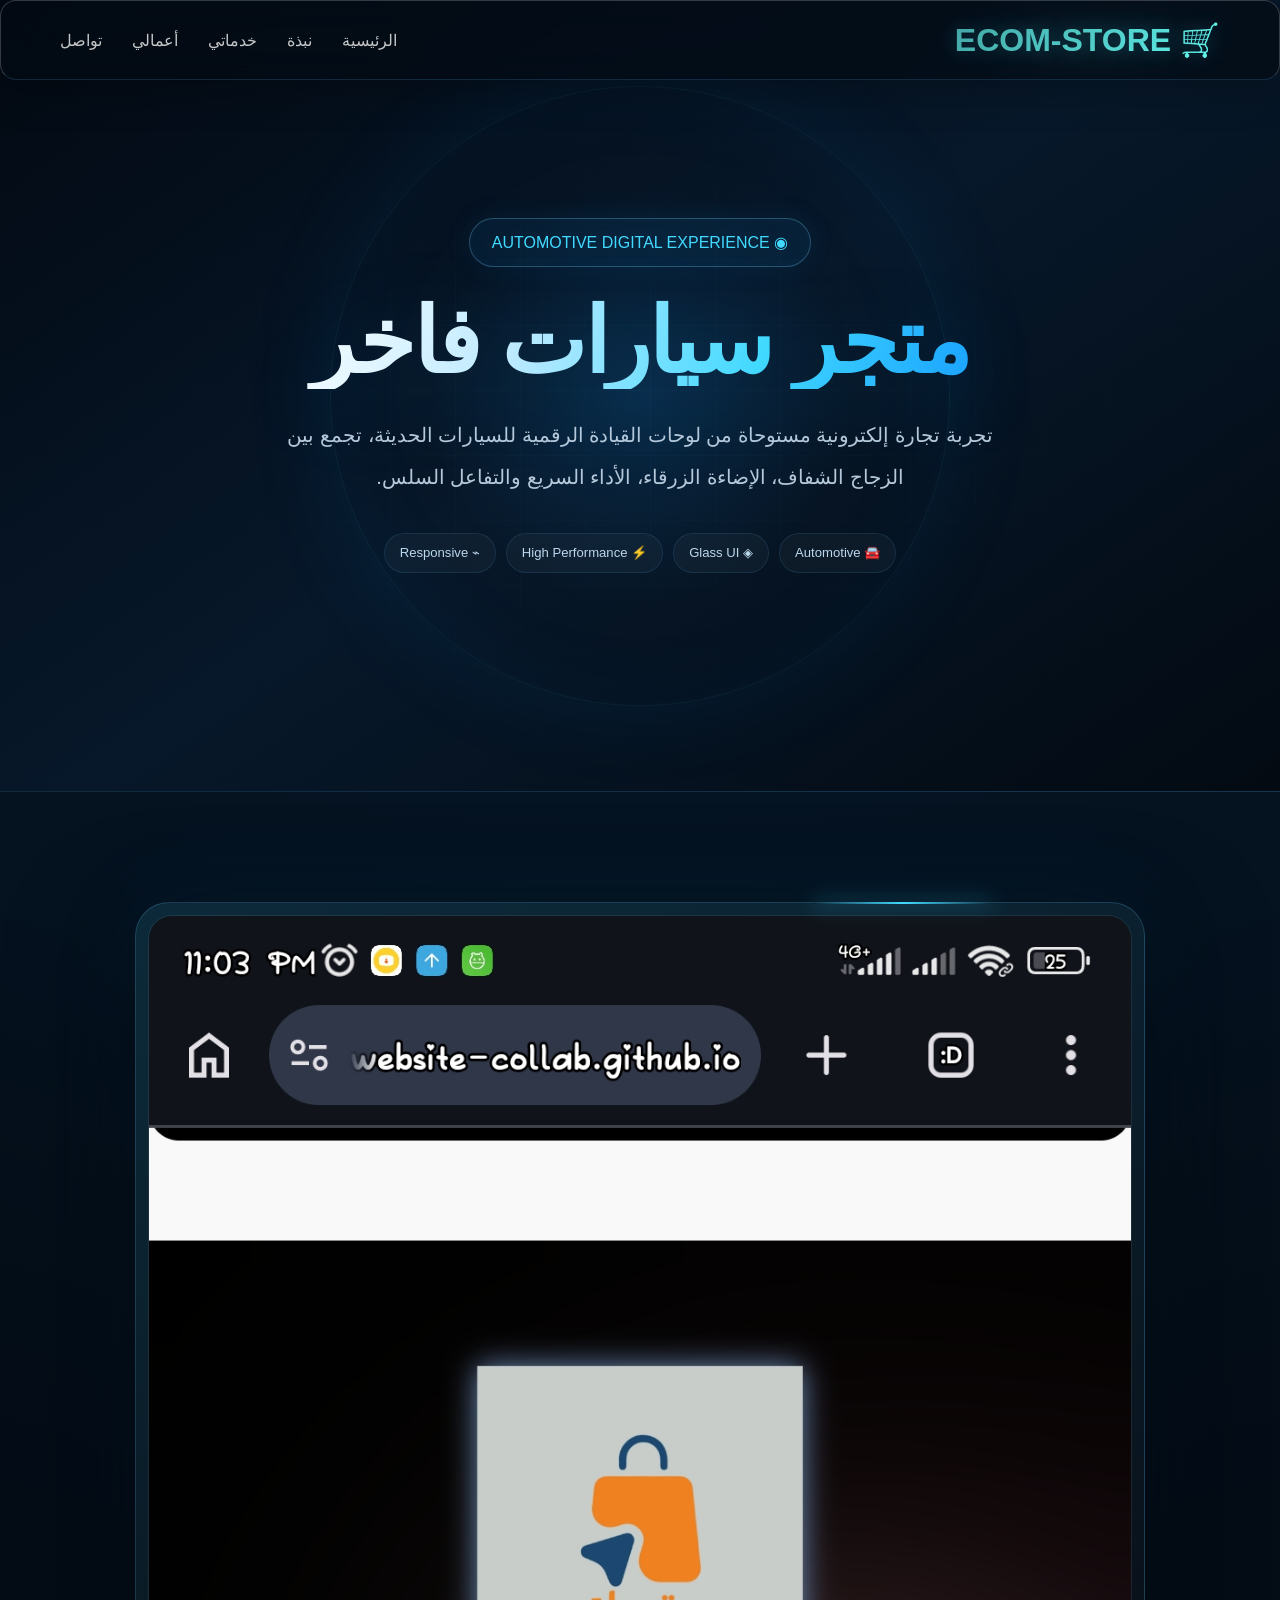
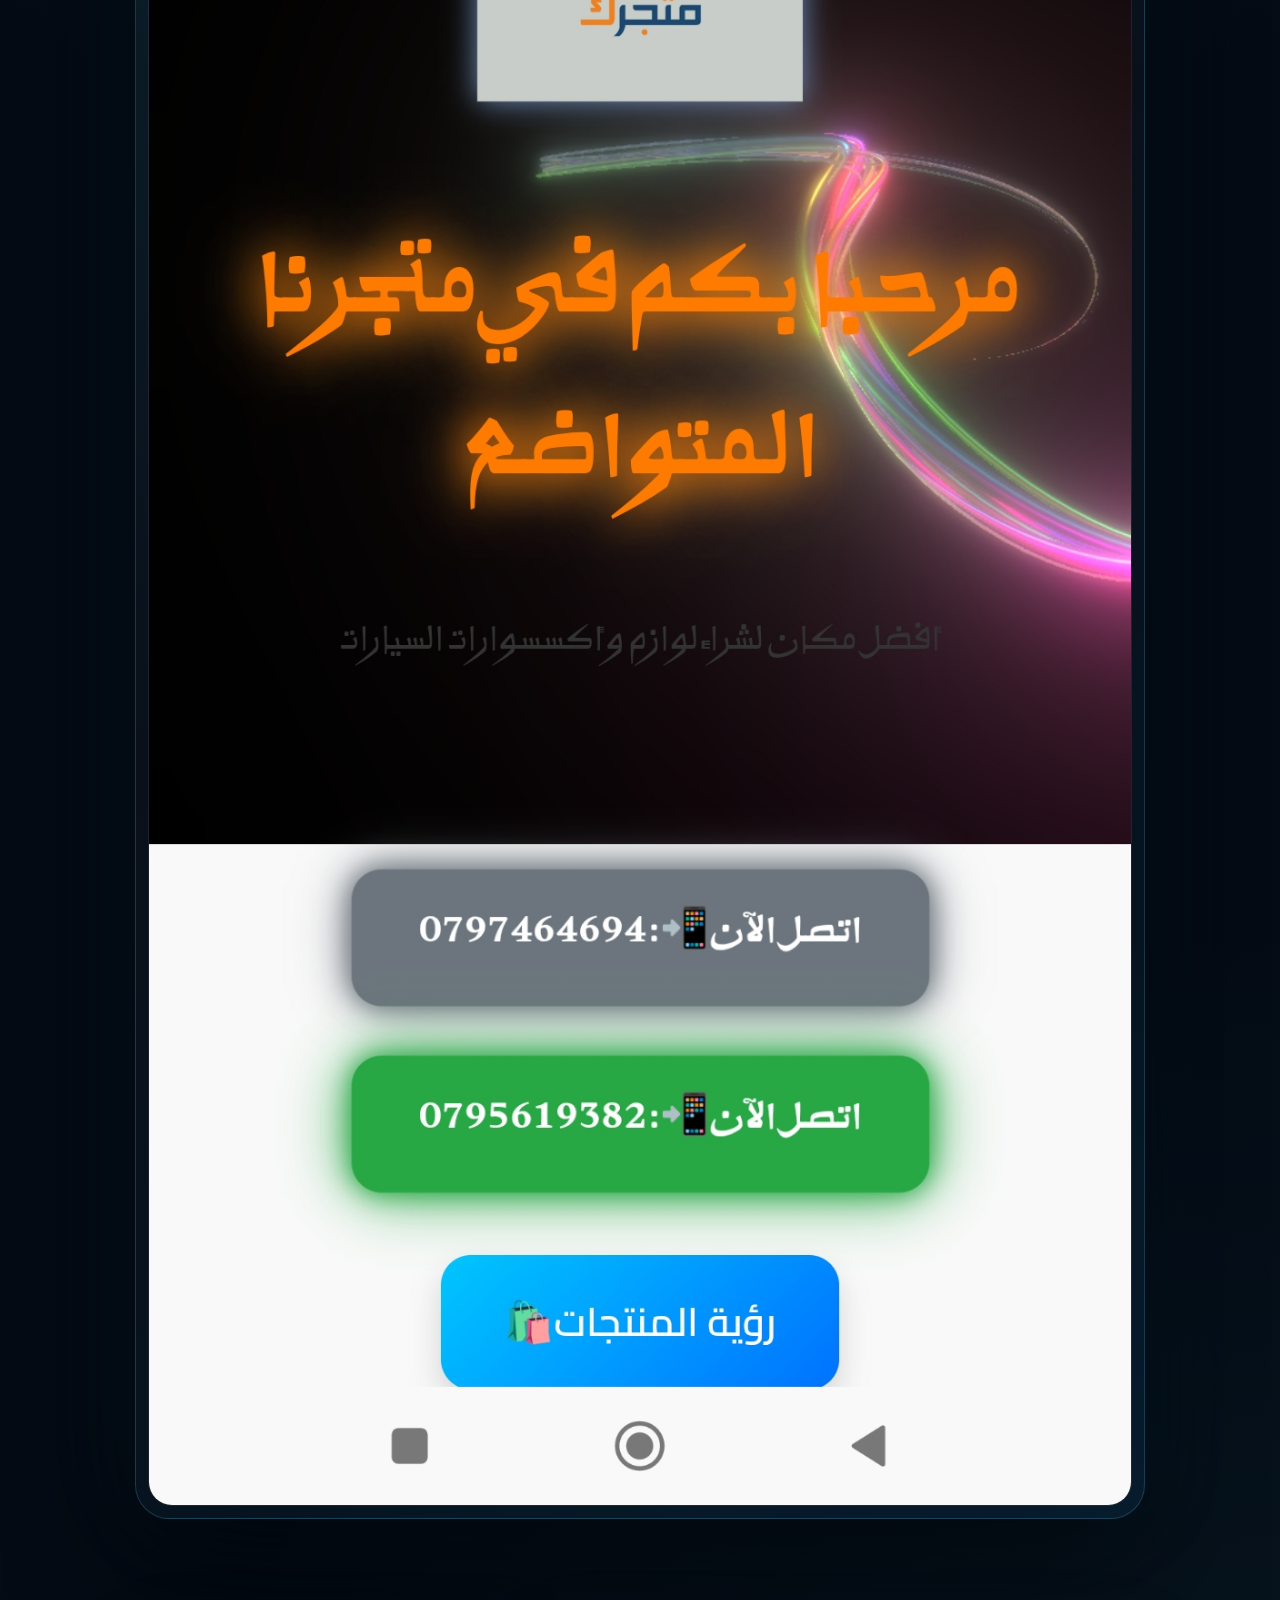
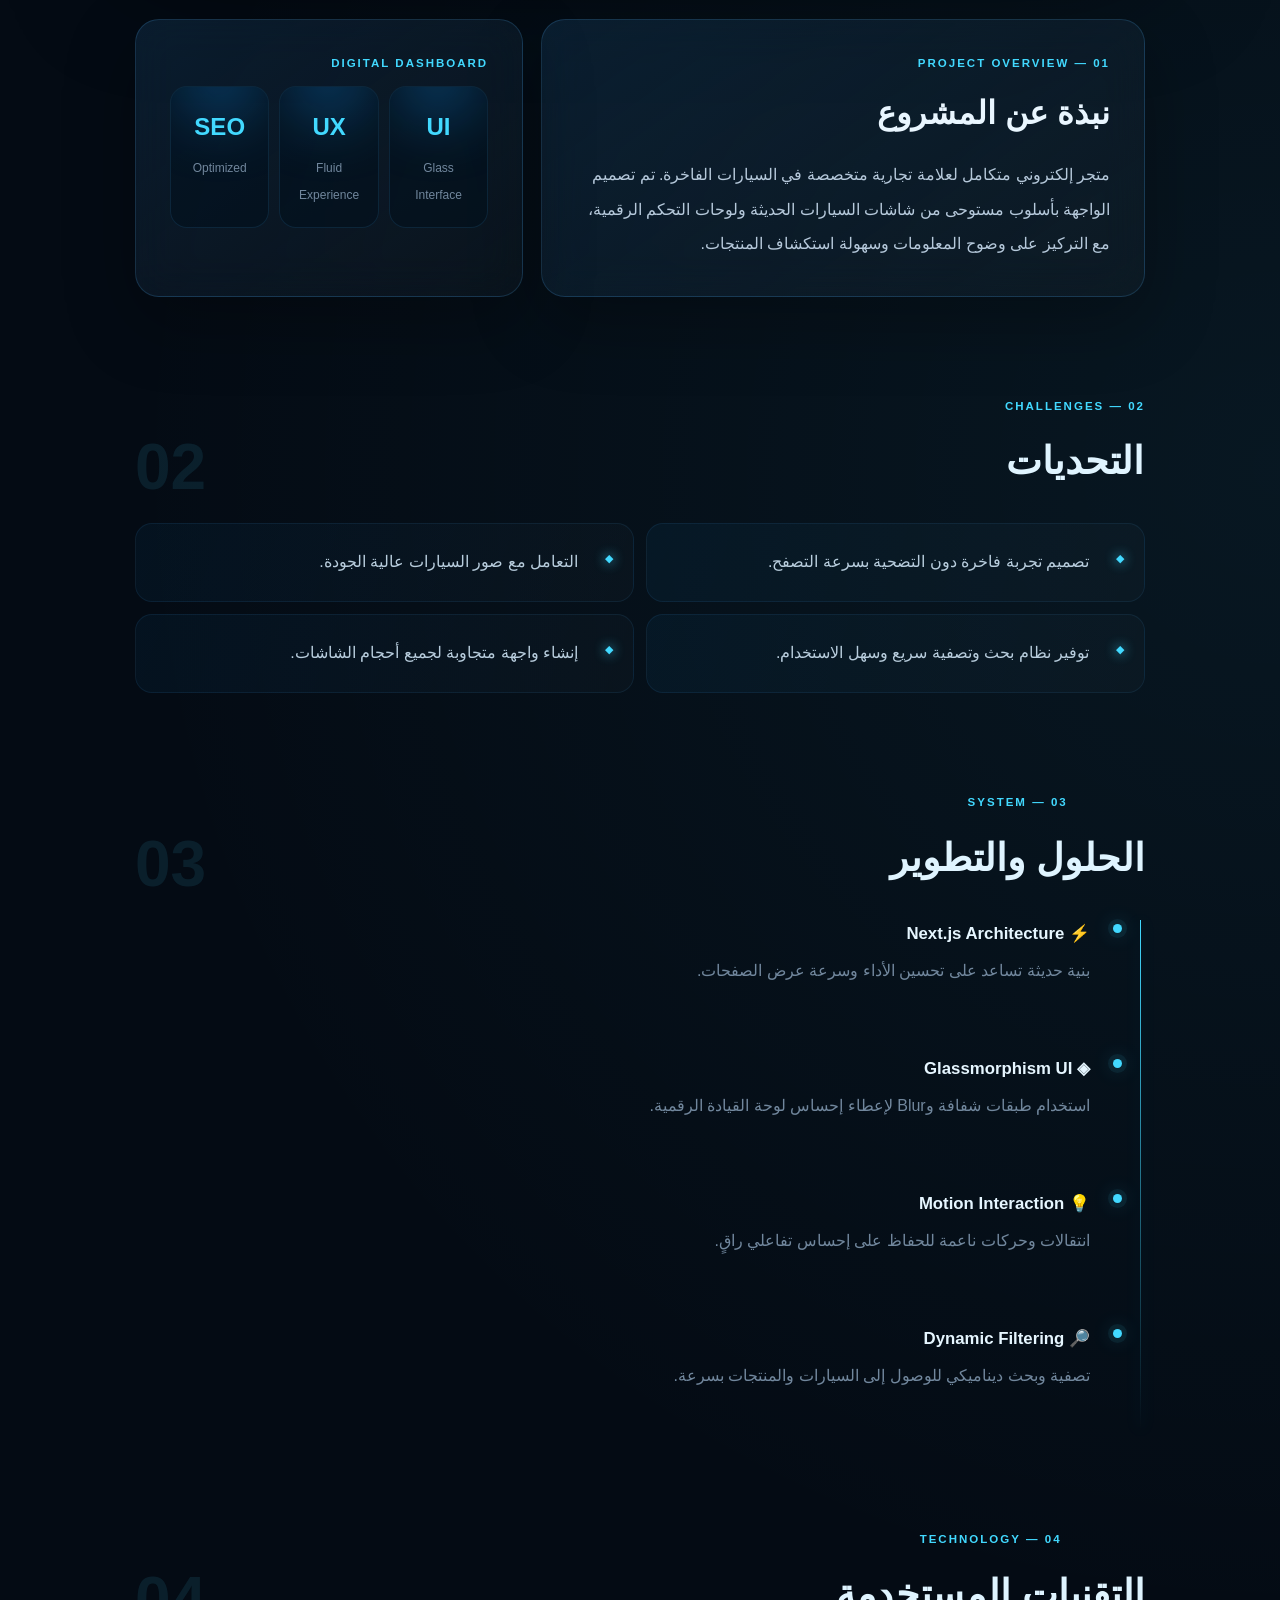
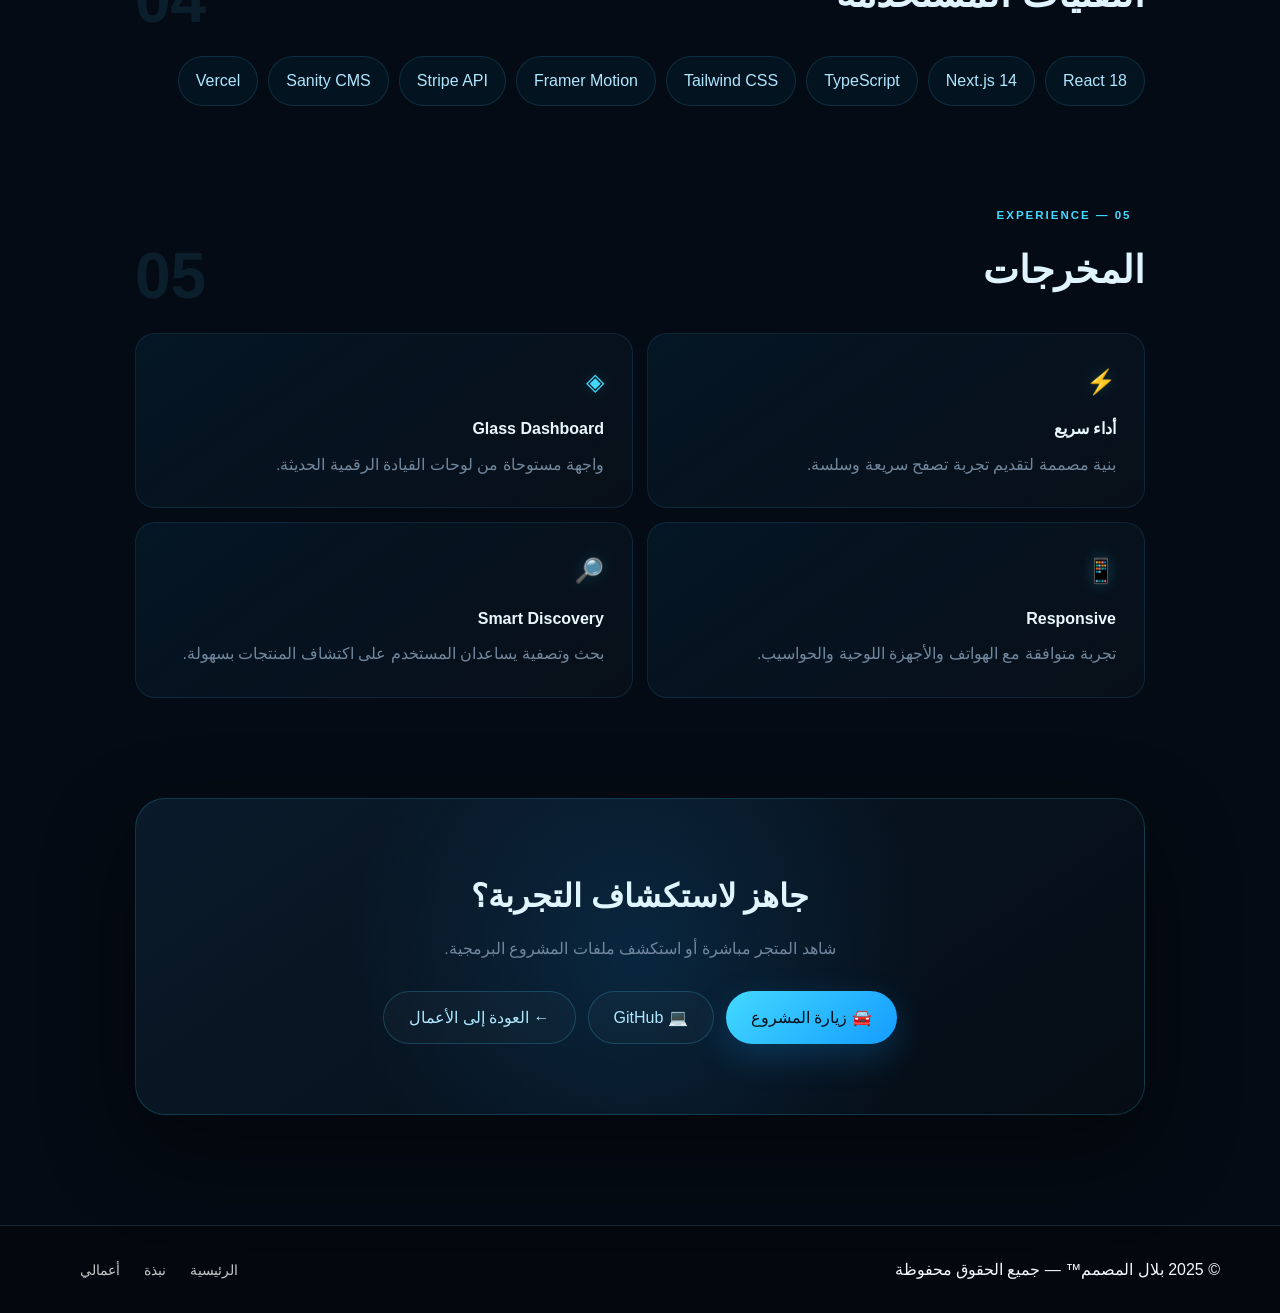
<file: pages/project-2.html>
<!DOCTYPE html> <html lang="ar" dir="rtl"> <head> <meta charset="UTF-8"> <meta name="viewport" content="width=device-width, initial-scale=1.0"> <meta name="description" content="دراسة حالة – متجر سيارات فاخر بتصميم Automotive Glass UI"> <meta name="theme-color" content="#06111f"> <title>متجر سيارات فاخر | دراسة حالة – بلال المصمم</title> <link rel="shortcut icon" href="../assets/icons/favicon.ico" type="image/x-icon"> <link rel="stylesheet" href="../assets/css/main.css"> <style> /* ========================================================= AUTOMOTIVE BLUE GLASS ========================================================= */ :root { --bg: #040b14; --bg-2: #071321; --bg-3: #0b1b2d; --blue-dark: #07345c; --blue: #0878d1; --blue-electric: #159cff; --cyan: #42d9ff; --white: #f2f8ff; --text: #b6c9db; --muted: #71879d; --glass: rgba(13, 35, 57, .48); --glass-light: rgba(255,255,255,.055); --border: rgba(85,181,255,.18); --border-light: rgba(125,211,255,.28); --glow: rgba(21,156,255,.30); --cyan-glow: rgba(66,217,255,.24); --radius: 24px; --transition: .4s cubic-bezier(.2,.8,.2,1); } /* ========================================================= BASE ========================================================= */ * { box-sizing: border-box; } html { scroll-behavior: smooth; } body { background: radial-gradient( circle at 50% -10%, rgba(21,156,255,.15), transparent 35% ), radial-gradient( circle at 100% 60%, rgba(66,217,255,.06), transparent 30% ), var(--bg); color: var(--white); overflow-x: hidden; } /* ========================================================= HEADER ========================================================= */ .header { background: rgba(4,11,20,.68) !important; border-bottom: 1px solid var(--border); backdrop-filter: blur(24px); -webkit-backdrop-filter: blur(24px); box-shadow: 0 10px 40px rgba(0,0,0,.25); z-index: 1000; } .logo-text { color: var(--cyan) !important; text-shadow: 0 0 20px var(--cyan-glow); } .nav-link { transition: var(--transition); } .nav-link:hover { color: var(--cyan) !important; } /* ========================================================= HERO ========================================================= */ .case-hero { min-height: 88vh; display: flex; align-items: center; justify-content: center; text-align: center; position: relative; overflow: hidden; background: radial-gradient( circle at 50% 50%, rgba(21,156,255,.14), transparent 28% ), linear-gradient( 145deg, #030912, #07182a 50%, #030a12 ); border-bottom: 1px solid var(--border); } /* شبكة لوحة العدادات */ .case-hero::before { content: ""; position: absolute; inset: 0; background-image: linear-gradient( rgba(75,175,255,.035) 1px, transparent 1px ), linear-gradient( 90deg, rgba(75,175,255,.035) 1px, transparent 1px ); background-size: 65px 65px; mask-image: radial-gradient( ellipse at center, black, transparent 72% ); pointer-events: none; } /* دوائر HUD */ .case-hero::after { content: ""; position: absolute; width: 620px; height: 620px; border-radius: 50%; border: 1px solid rgba(66,217,255,.08); box-shadow: 0 0 100px rgba(21,156,255,.08), inset 0 0 100px rgba(21,156,255,.04); top: 50%; left: 50%; transform: translate(-50%,-50%); pointer-events: none; } .hero-inner { position: relative; z-index: 2; max-width: 900px; } /* ========================================================= DIGITAL BADGE ========================================================= */ .case-badge { display: inline-flex; align-items: center; gap: 9px; padding: 10px 22px; margin-bottom: 28px; border-radius: 100px; color: var(--cyan); background: rgba(21,156,255,.07); border: 1px solid var(--border-light); box-shadow: 0 0 30px rgba(21,156,255,.08), inset 0 0 20px rgba(66,217,255,.025); } /* ========================================================= HERO TITLE ========================================================= */ .case-hero h1 { font-size: clamp( 2.7rem, 7vw, 5.7rem ); line-height: 1.05; letter-spacing: -2px; margin: 0 0 25px; background: linear-gradient( 110deg, #ffffff, #bdeaff, var(--cyan), var(--blue-electric) ); -webkit-background-clip: text; background-clip: text; color: transparent; filter: drop-shadow( 0 15px 45px rgba(21,156,255,.16) ); } .hero-subtitle { max-width: 720px; margin: auto; color: var(--text); font-size: clamp( 1rem, 2vw, 1.25rem ); line-height: 2.1; } /* ========================================================= DIGITAL META ========================================================= */ .hero-meta { display: flex; justify-content: center; flex-wrap: wrap; gap: 10px; margin-top: 35px; } .hero-meta span { padding: 8px 15px; border-radius: 100px; color: #bcd8ed; background: rgba(255,255,255,.035); border: 1px solid rgba(100,190,255,.12); font-size: .82rem; backdrop-filter: blur(10px); } /* ========================================================= CONTENT ========================================================= */ .case-body { padding: 110px 0; } .case-body .container { max-width: 1050px; } /* ========================================================= GLASS PROJECT FRAME ========================================================= */ .project-showcase { position: relative; padding: 12px; border-radius: 34px; background: linear-gradient( 145deg, rgba(66,217,255,.12), rgba(255,255,255,.025), rgba(21,156,255,.08) ); border: 1px solid rgba(100,200,255,.20); box-shadow: 0 45px 120px rgba(0,0,0,.65), 0 0 100px rgba(21,156,255,.08); margin-bottom: 100px; } .project-showcase::before { content: ""; position: absolute; width: 180px; height: 2px; top: -1px; right: 15%; background: linear-gradient( 90deg, transparent, var(--cyan), transparent ); box-shadow: 0 0 20px var(--cyan); } .project-image { width: 100%; display: block; border-radius: 24px; border: 1px solid rgba(255,255,255,.08); transition: var(--transition); } .project-image:hover { transform: scale(1.008); } /* ========================================================= GLASS CARDS ========================================================= */ .intro-grid { display: grid; grid-template-columns: 1.4fr .9fr; gap: 18px; margin-bottom: 100px; } .glass-card { padding: 34px; border-radius: var(--radius); background: linear-gradient( 145deg, rgba(20,55,85,.42), rgba(255,255,255,.025) ); border: 1px solid var(--border); backdrop-filter: blur(20px); -webkit-backdrop-filter: blur(20px); box-shadow: 0 25px 70px rgba(0,0,0,.28); transition: var(--transition); } .glass-card:hover { transform: translateY(-6px); border-color: var(--border-light); box-shadow: 0 30px 80px rgba(0,0,0,.35), 0 0 40px rgba(21,156,255,.05); } .eyebrow { display: block; color: var(--cyan); font-size: .72rem; letter-spacing: 2px; font-weight: 700; margin-bottom: 12px; } .glass-card h2 { margin: 0 0 18px; color: #e9f6ff; font-size: 2rem; } .glass-card p { color: var(--text); line-height: 2.15; margin: 0; } /* ========================================================= DASHBOARD STATS ========================================================= */ .dashboard { display: grid; grid-template-columns: repeat(3,1fr); gap: 10px; } .dash-item { position: relative; padding: 20px 12px; text-align: center; border-radius: 17px; background: rgba(2,15,28,.48); border: 1px solid rgba(66,180,255,.12); overflow: hidden; } .dash-item::after { content: ""; position: absolute; width: 80px; height: 80px; border-radius: 50%; background: var(--glow); filter: blur(30px); top: -45px; left: 50%; transform: translateX(-50%); } .dash-item strong { position: relative; z-index: 2; display: block; color: var(--cyan); font-size: 1.5rem; margin-bottom: 5px; } .dash-item span { position: relative; z-index: 2; color: var(--muted); font-size: .75rem; } /* ========================================================= SECTION ========================================================= */ .case-section { margin-bottom: 100px; } .section-heading { display: flex; align-items: flex-end; justify-content: space-between; margin-bottom: 30px; } .section-heading h2 { margin: 0; color: #dff4ff; font-size: clamp( 1.7rem, 4vw, 2.4rem ); } .section-number { color: rgba(66,217,255,.10); font-size: 4rem; font-weight: 800; line-height: .8; } /* ========================================================= FEATURES ========================================================= */ .feature-grid { display: grid; grid-template-columns: repeat(2,1fr); gap: 12px; } .feature { position: relative; padding: 24px 55px 24px 24px; border-radius: 17px; color: #b8cddd; line-height: 1.8; background: linear-gradient( 110deg, rgba(21,156,255,.055), rgba(255,255,255,.018) ); border: 1px solid rgba(66,180,255,.09); transition: var(--transition); } .feature::before { content: "◆"; position: absolute; right: 20px; top: 24px; color: var(--cyan); font-size: .7rem; text-shadow: 0 0 12px var(--cyan); } .feature:hover { transform: translateX(-5px); background: rgba(21,156,255,.09); border-color: rgba(66,217,255,.24); } /* ========================================================= HUD TIMELINE ========================================================= */ .timeline { position: relative; padding-right: 25px; } .timeline::before { content: ""; position: absolute; right: 4px; top: 0; bottom: 0; width: 1px; background: linear-gradient( to bottom, var(--cyan), transparent ); box-shadow: 0 0 15px rgba(66,217,255,.25); } .timeline-item { position: relative; padding: 0 30px 38px 0; } .timeline-item::before { content: ""; position: absolute; right: -2px; top: 4px; width: 9px; height: 9px; border-radius: 50%; background: var(--cyan); box-shadow: 0 0 0 5px rgba(66,217,255,.07), 0 0 20px rgba(66,217,255,.45); } .timeline-item h3 { margin: 0 0 8px; color: #e6f6ff; font-size: 1.05rem; } .timeline-item p { margin: 0; color: var(--muted); line-height: 1.9; } /* ========================================================= TECH ========================================================= */ .tech-grid { display: flex; flex-wrap: wrap; gap: 10px; } .tech { padding: 10px 17px; border-radius: 100px; color: #aee7ff; background: rgba(21,156,255,.055); border: 1px solid rgba(66,217,255,.14); transition: var(--transition); } .tech:hover { transform: translateY(-4px); color: #fff; background: rgba(21,156,255,.12); border-color: rgba(66,217,255,.35); box-shadow: 0 8px 25px rgba(21,156,255,.08); } /* ========================================================= RESULTS ========================================================= */ .results-grid { display: grid; grid-template-columns: repeat(2,1fr); gap: 14px; } .result { padding: 28px; border-radius: 20px; background: linear-gradient( 145deg, rgba(21,156,255,.075), rgba(255,255,255,.018) ); border: 1px solid rgba(66,180,255,.12); transition: var(--transition); } .result:hover { transform: translateY(-6px); border-color: rgba(66,217,255,.28); box-shadow: 0 20px 50px rgba(0,0,0,.25); } .result-icon { font-size: 1.5rem; color: var(--cyan); margin-bottom: 13px; text-shadow: 0 0 15px var(--cyan-glow); } .result strong { display: block; color: #e9f7ff; margin-bottom: 8px; } .result p { margin: 0; color: var(--muted); line-height: 1.8; } /* ========================================================= CTA ========================================================= */ .case-cta { position: relative; text-align: center; padding: 70px 30px; border-radius: 30px; overflow: hidden; background: radial-gradient( circle at center, rgba(21,156,255,.14), transparent 55% ), linear-gradient( 145deg, #0a1a2a, #050c14 ); border: 1px solid rgba(66,217,255,.18); box-shadow: 0 35px 90px rgba(0,0,0,.45); } .case-cta h2 { color: #dff6ff; font-size: 2rem; margin: 0 0 12px; } .case-cta p { color: var(--muted); margin-bottom: 28px; } .actions { display: flex; justify-content: center; flex-wrap: wrap; gap: 12px; } .lux-btn { display: inline-flex; align-items: center; justify-content: center; gap: 8px; min-height: 50px; padding: 12px 25px; border-radius: 100px; text-decoration: none; transition: var(--transition); } .lux-primary { color: #03101a; background: linear-gradient( 135deg, var(--cyan), var(--blue-electric) ); box-shadow: 0 12px 35px rgba(21,156,255,.22); } .lux-primary:hover { transform: translateY(-5px); box-shadow: 0 18px 50px rgba(21,156,255,.35); } .lux-outline { color: #aee7ff; background: rgba(255,255,255,.025); border: 1px solid rgba(66,217,255,.20); } .lux-outline:hover { transform: translateY(-5px); color: #fff; background: rgba(21,156,255,.10); border-color: var(--cyan); } /* ========================================================= FOOTER ========================================================= */ .footer { border-top: 1px solid var(--border); background: #03080e; } /* ========================================================= RESPONSIVE ========================================================= */ @media (max-width: 800px) { .case-hero { min-height: 78vh; } .intro-grid { grid-template-columns: 1fr; } .feature-grid, .results-grid { grid-template-columns: 1fr; } } @media (max-width: 550px) { .case-body { padding: 70px 0; } .project-showcase { padding: 7px; border-radius: 23px; } .project-image { border-radius: 18px; } .glass-card { padding: 25px; } .dashboard { grid-template-columns: 1fr; } .section-number { font-size: 2.5rem; } .case-cta { padding: 45px 20px; } .actions { flex-direction: column; } .lux-btn { width: 100%; } } @media (prefers-reduced-motion: reduce) { html { scroll-behavior: auto; } *, *::before, *::after { animation: none !important; transition: none !important; } } </style> </head> <body> <!-- ========================================================= HEADER ========================================================= --> <header class="header glass" id="header"> <div class="container header-inner"> <a href="../index.html" class="logo" aria-label="الصفحة الرئيسية"> <span class="logo-text"> 🛒 ECOM-STORE </span> </a> <nav class="nav" aria-label="القائمة الرئيسية"> <ul class="nav-list"> <li> <a href="../index.html#hero" class="nav-link"> الرئيسية </a> </li> <li> <a href="../index.html#about" class="nav-link"> نبذة </a> </li> <li> <a href="../index.html#services" class="nav-link"> خدماتي </a> </li> <li> <a href="../index.html#projects" class="nav-link"> أعمالي </a> </li> <li> <a href="../index.html#contact" class="nav-link"> تواصل </a> </li> </ul> </nav> </div> </header> <main> <!-- ========================================================= HERO ========================================================= --> <section class="case-hero"> <div class="container hero-inner"> <span class="case-badge"> ◉ AUTOMOTIVE DIGITAL EXPERIENCE </span> <h1> متجر سيارات فاخر </h1> <p class="hero-subtitle"> تجربة تجارة إلكترونية مستوحاة من لوحات القيادة الرقمية للسيارات الحديثة، تجمع بين الزجاج الشفاف، الإضاءة الزرقاء، الأداء السريع والتفاعل السلس. </p> <div class="hero-meta"> <span>🚘 Automotive</span> <span>◈ Glass UI</span> <span>⚡ High Performance</span> <span>⌁ Responsive</span> </div> </div> </section> <!-- ========================================================= BODY ========================================================= --> <section class="case-body"> <div class="container"> <!-- PROJECT --> <div class="project-showcase"> <img src="../assets/images/project2.jpg" alt="متجر إلكتروني فاخر للسيارات" class="project-image" loading="eager" fetchpriority="high" > </div> <!-- INTRO --> <div class="intro-grid"> <div class="glass-card"> <span class="eyebrow"> 01 — PROJECT OVERVIEW </span> <h2> نبذة عن المشروع </h2> <p> متجر إلكتروني متكامل لعلامة تجارية متخصصة في السيارات الفاخرة. تم تصميم الواجهة بأسلوب مستوحى من شاشات السيارات الحديثة ولوحات التحكم الرقمية، مع التركيز على وضوح المعلومات وسهولة استكشاف المنتجات. </p> </div> <div class="glass-card"> <span class="eyebrow"> DIGITAL DASHBOARD </span> <div class="dashboard"> <div class="dash-item"> <strong>UI</strong> <span>Glass Interface</span> </div> <div class="dash-item"> <strong>UX</strong> <span>Fluid Experience</span> </div> <div class="dash-item"> <strong>SEO</strong> <span>Optimized</span> </div> </div> </div> </div> <!-- CHALLENGES --> <section class="case-section"> <div class="section-heading"> <div> <span class="eyebrow"> 02 — CHALLENGES </span> <h2> التحديات </h2> </div> <span class="section-number"> 02 </span> </div> <div class="feature-grid"> <div class="feature"> تصميم تجربة فاخرة دون التضحية بسرعة التصفح. </div> <div class="feature"> التعامل مع صور السيارات عالية الجودة. </div> <div class="feature"> توفير نظام بحث وتصفية سريع وسهل الاستخدام. </div> <div class="feature"> إنشاء واجهة متجاوبة لجميع أحجام الشاشات. </div> </div> </section> <!-- SOLUTIONS --> <section class="case-section"> <div class="section-heading"> <div> <span class="eyebrow"> 03 — SYSTEM </span> <h2> الحلول والتطوير </h2> </div> <span class="section-number"> 03 </span> </div> <div class="timeline"> <div class="timeline-item"> <h3> ⚡ Next.js Architecture </h3> <p> بنية حديثة تساعد على تحسين الأداء وسرعة عرض الصفحات. </p> </div> <div class="timeline-item"> <h3> ◈ Glassmorphism UI </h3> <p> استخدام طبقات شفافة وBlur لإعطاء إحساس لوحة القيادة الرقمية. </p> </div> <div class="timeline-item"> <h3> 💡 Motion Interaction </h3> <p> انتقالات وحركات ناعمة للحفاظ على إحساس تفاعلي راقٍ. </p> </div> <div class="timeline-item"> <h3> 🔎 Dynamic Filtering </h3> <p> تصفية وبحث ديناميكي للوصول إلى السيارات والمنتجات بسرعة. </p> </div> </div> </section> <!-- TECHNOLOGY --> <section class="case-section"> <div class="section-heading"> <div> <span class="eyebrow"> 04 — TECHNOLOGY </span> <h2> التقنيات المستخدمة </h2> </div> <span class="section-number"> 04 </span> </div> <div class="tech-grid"> <span class="tech">React 18</span> <span class="tech">Next.js 14</span> <span class="tech">TypeScript</span> <span class="tech">Tailwind CSS</span> <span class="tech">Framer Motion</span> <span class="tech">Stripe API</span> <span class="tech">Sanity CMS</span> <span class="tech">Vercel</span> </div> </section> <!-- RESULTS --> <section class="case-section"> <div class="section-heading"> <div> <span class="eyebrow"> 05 — EXPERIENCE </span> <h2> المخرجات </h2> </div> <span class="section-number"> 05 </span> </div> <div class="results-grid"> <div class="result"> <div class="result-icon"> ⚡ </div> <strong> أداء سريع </strong> <p> بنية مصممة لتقديم تجربة تصفح سريعة وسلسة. </p> </div> <div class="result"> <div class="result-icon"> ◈ </div> <strong> Glass Dashboard </strong> <p> واجهة مستوحاة من لوحات القيادة الرقمية الحديثة. </p> </div> <div class="result"> <div class="result-icon"> 📱 </div> <strong> Responsive </strong> <p> تجربة متوافقة مع الهواتف والأجهزة اللوحية والحواسيب. </p> </div> <div class="result"> <div class="result-icon"> 🔎 </div> <strong> Smart Discovery </strong> <p> بحث وتصفية يساعدان المستخدم على اكتشاف المنتجات بسهولة. </p> </div> </div> </section> <!-- CTA --> <section class="case-cta"> <h2> جاهز لاستكشاف التجربة؟ </h2> <p> شاهد المتجر مباشرة أو استكشف ملفات المشروع البرمجية. </p> <div class="actions"> <a href="https://mywebsite-collab.github.io/My-website-/" class="lux-btn lux-primary" target="_blank" rel="noopener noreferrer"> 🚘 زيارة المشروع </a> <a href="https://github.com/Mywebsite-collab/My-website-" class="lux-btn lux-outline" target="_blank" rel="noopener noreferrer"> 💻 GitHub </a> <a href="../index.html#projects" class="lux-btn lux-outline"> ← العودة إلى الأعمال </a> </div> </section> </div> </section> </main> <!-- ========================================================= FOOTER ========================================================= --> <footer class="footer"> <div class="container footer-inner"> <p> © 2025 بلال المصمم™ — جميع الحقوق محفوظة </p> <nav class="footer-nav"> <a href="../index.html#hero"> الرئيسية </a> <a href="../index.html#about"> نبذة </a> <a href="../index.html#projects"> أعمالي </a> </nav> </div> </footer> </body> </html>
</file>
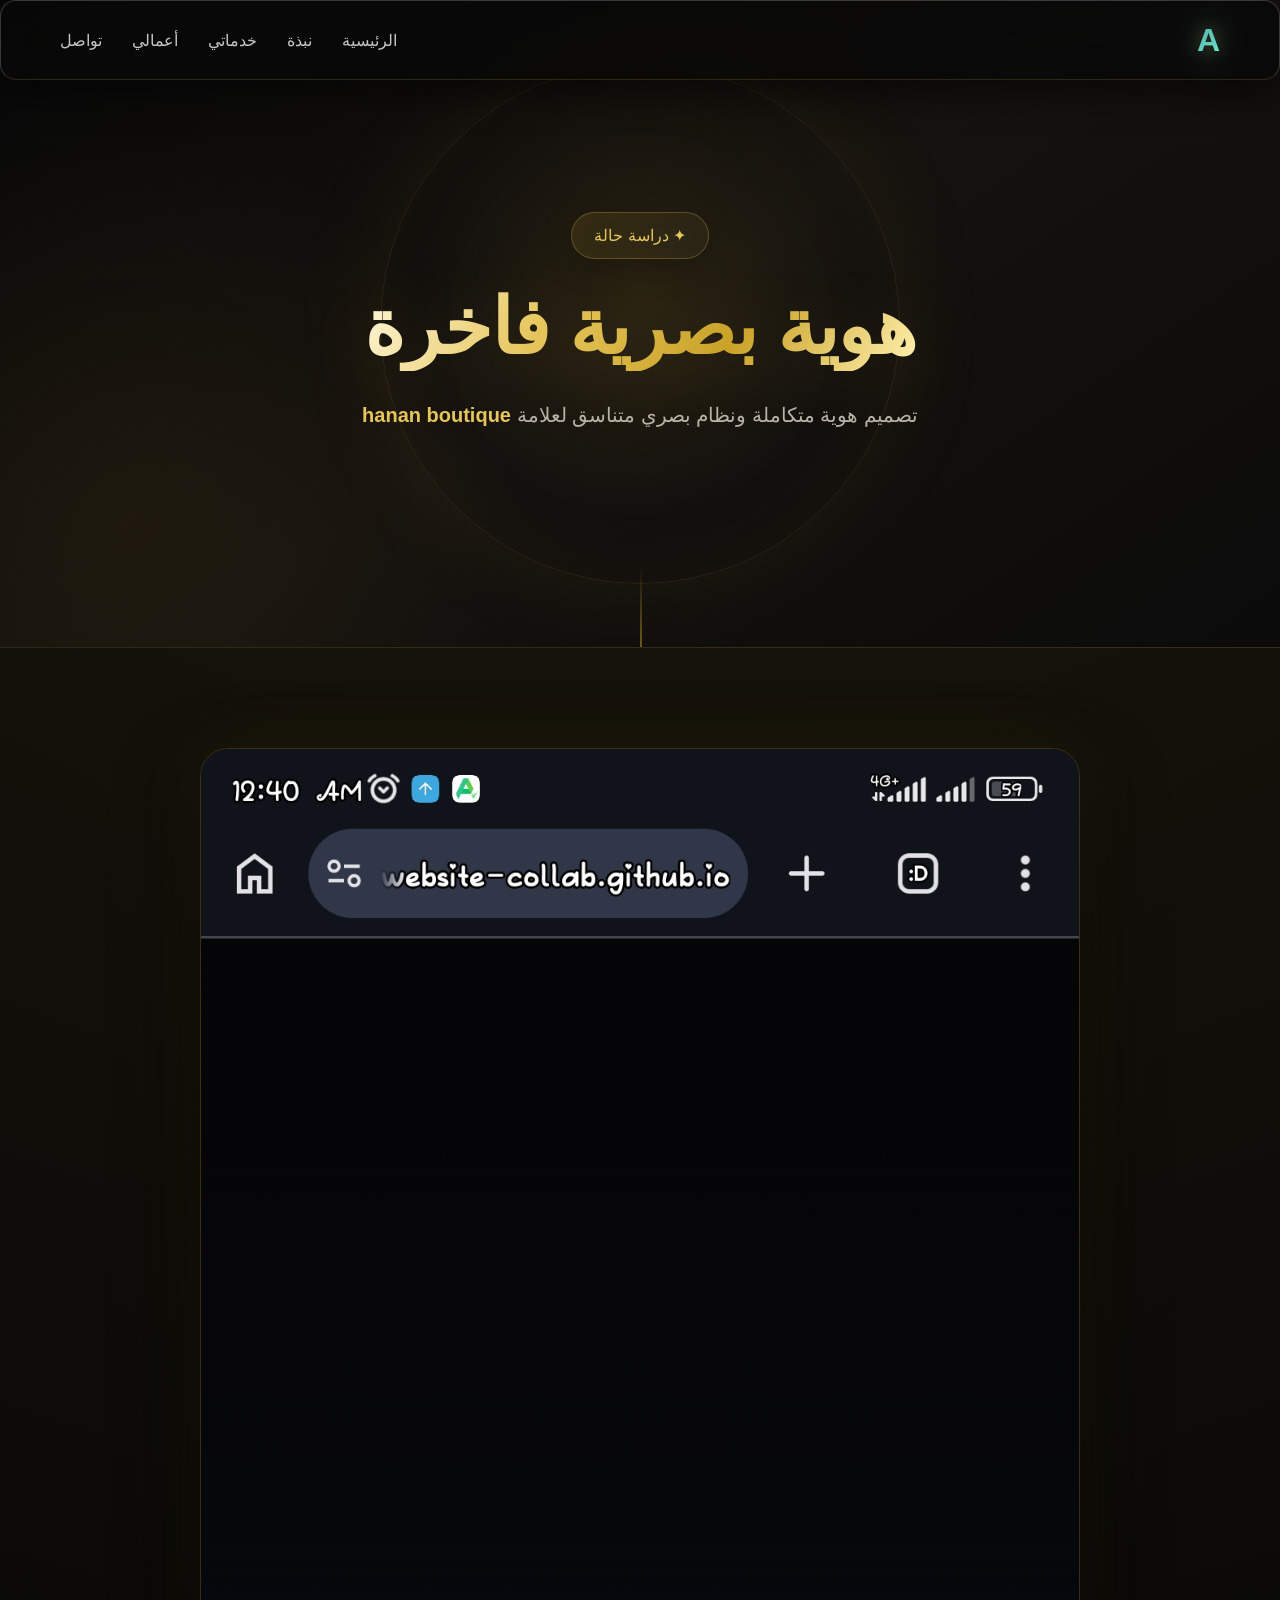
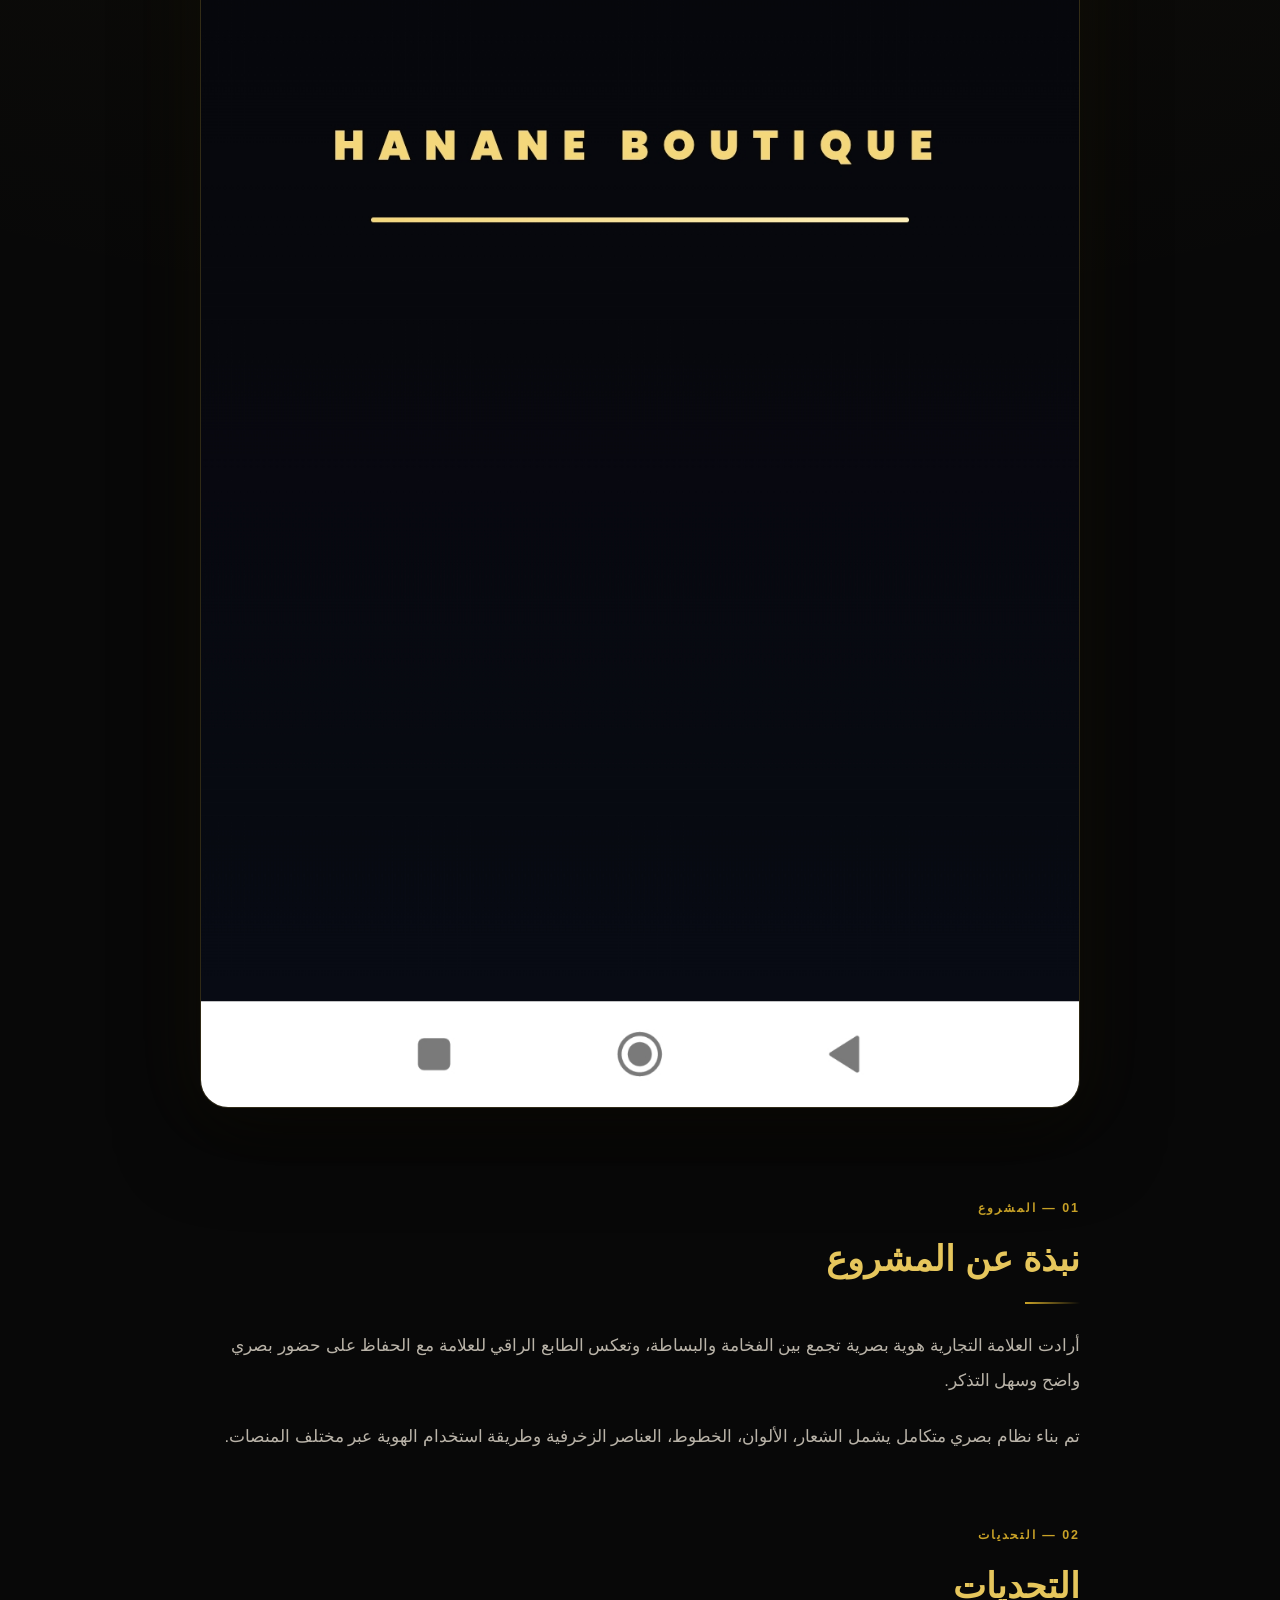
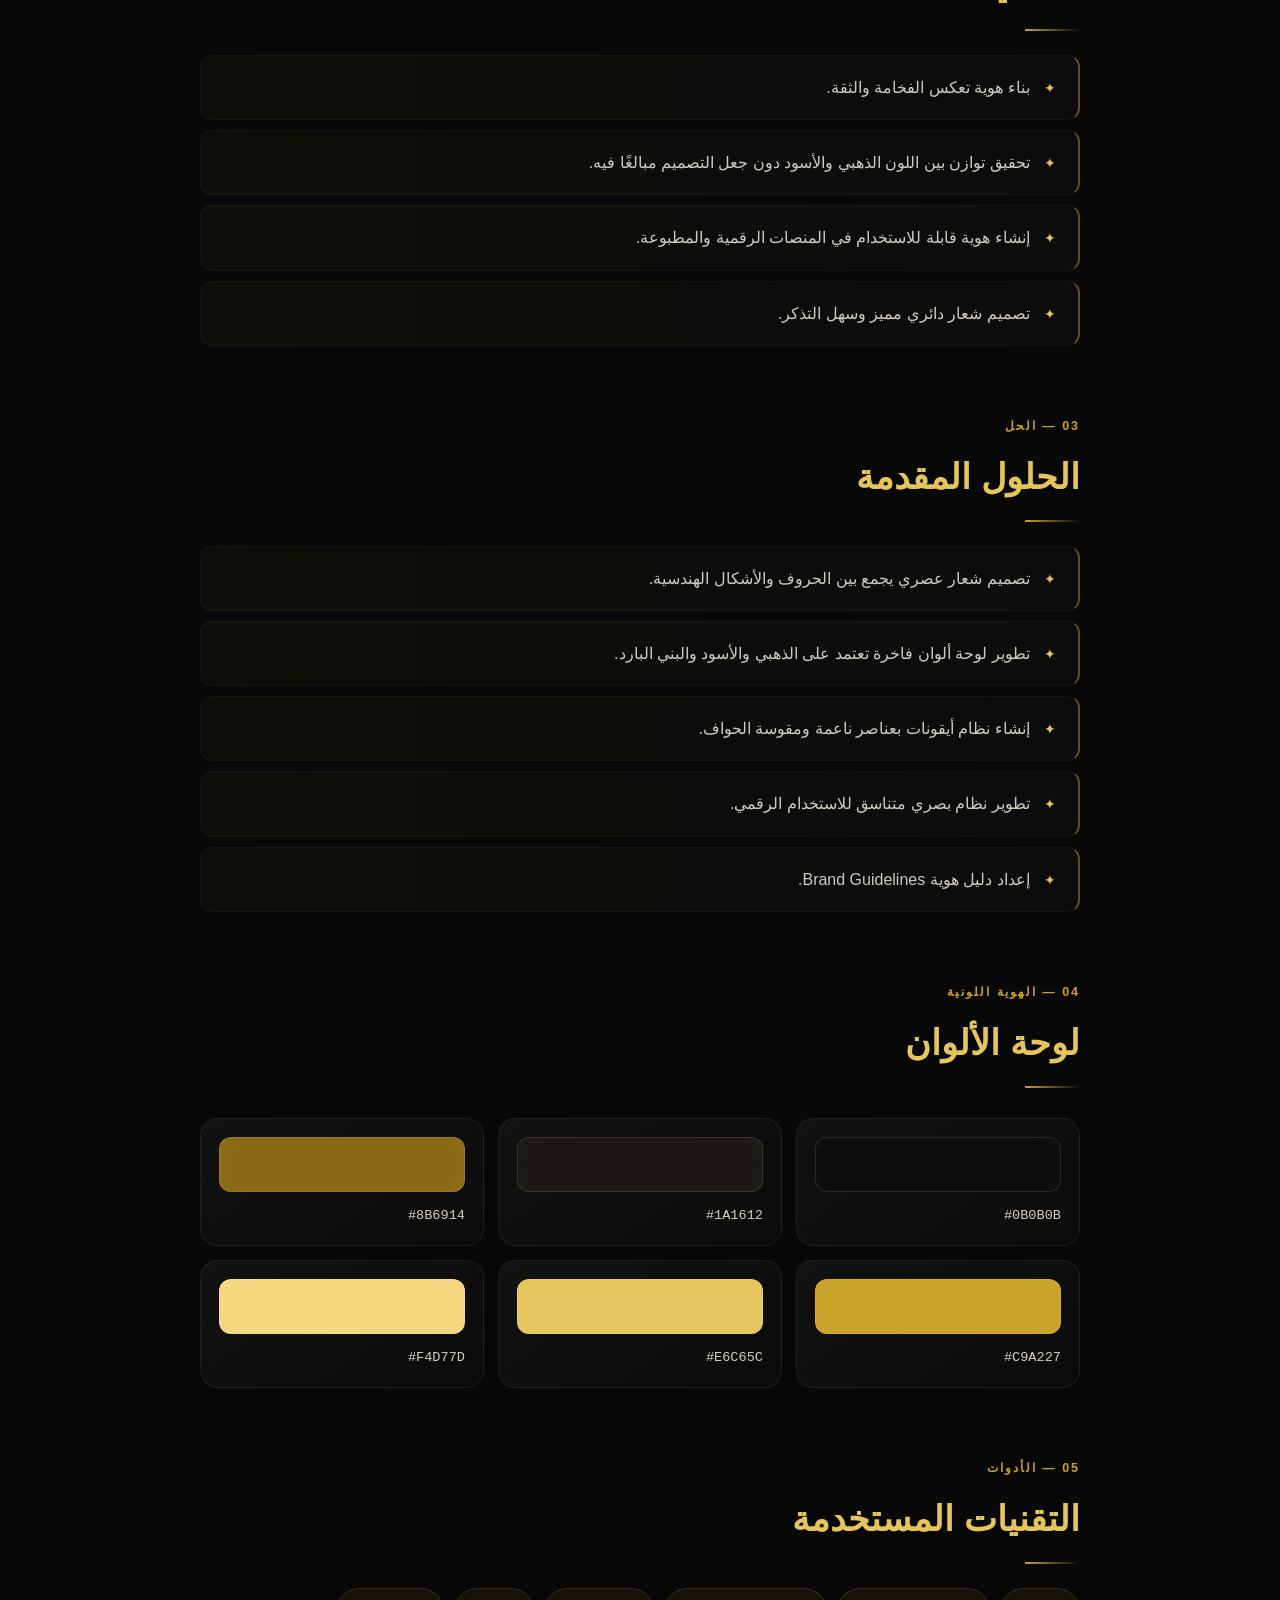
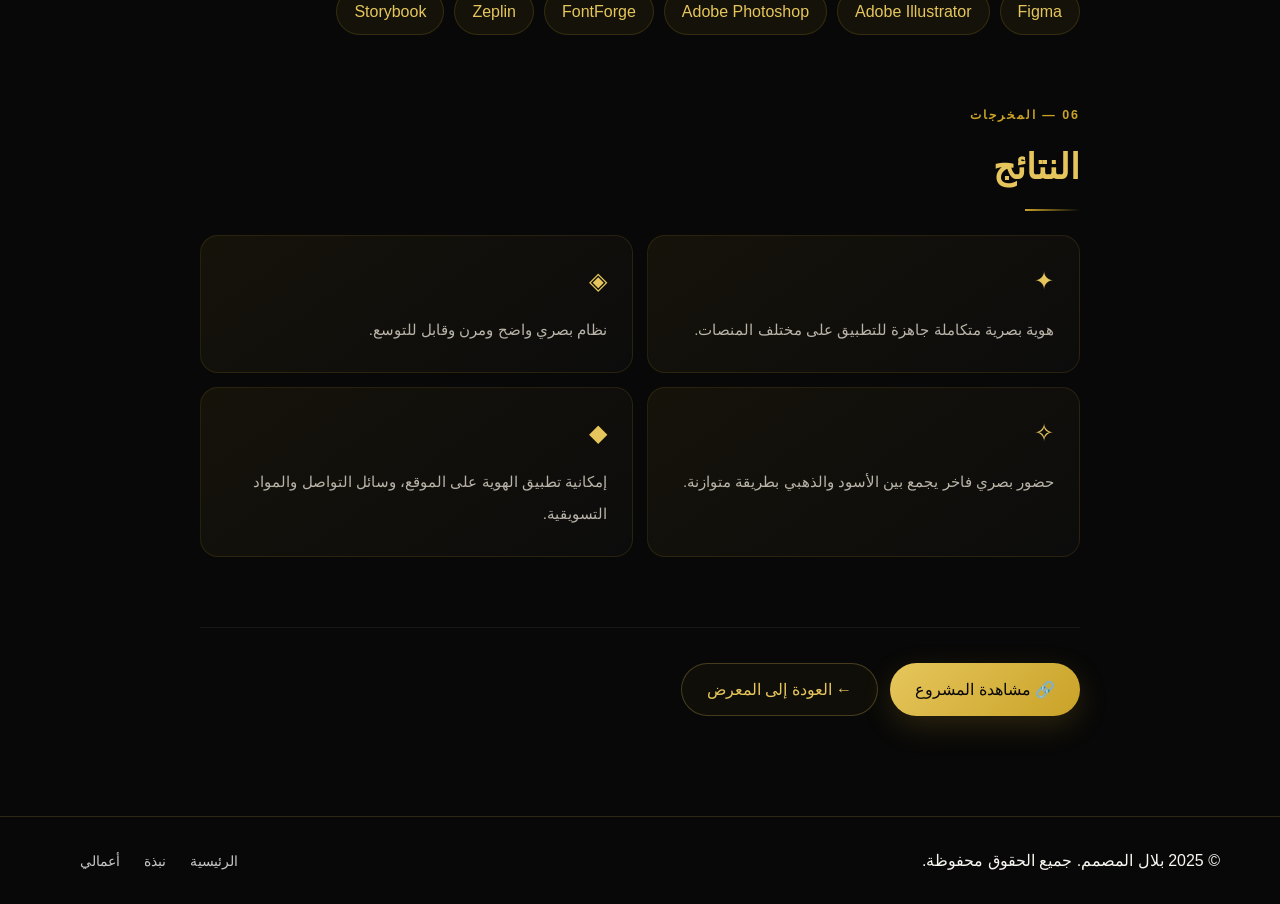
<file: pages/project-3.html>
<!DOCTYPE html> <html lang="ar" dir="rtl"> <head> <meta charset="UTF-8"> <meta name="viewport" content="width=device-width, initial-scale=1.0"> <meta name="description" content="دراسة حالة – هوية بصرية فاخرة لعلامة hanan boutique"> <meta name="theme-color" content="#0B0B0B"> <title>دراسة حالة – هوية بصرية | بلال المصمم</title> <link rel="shortcut icon" href="../assets/icons/favicon.ico" type="image/x-icon"> <link rel="stylesheet" href="../assets/css/main.css"> <style> /* ========================================================= LUXURY GOLD CASE STUDY ========================================================= */ :root { --lux-black: #080808; --lux-black-2: #0B0B0B; --lux-brown: #1A1612; --lux-brown-2: #241D16; --gold-dark: #8B6914; --gold: #C9A227; --gold-light: #E6C65C; --gold-pale: #F4D77D; --gold-glow: rgba(201, 162, 39, 0.28); --gold-soft: rgba(201, 162, 39, 0.10); --white: #F8F6F0; --muted: #B9B3A8; --glass: rgba(255,255,255,0.035); --border: rgba(230,198,92,0.16); --radius: 22px; --transition: 0.35s cubic-bezier(.2,.8,.2,1); } /* ===== Base ===== */ body { background: radial-gradient( circle at 50% -10%, rgba(201,162,39,0.13), transparent 40% ), var(--lux-black); color: var(--white); } /* ===== Header ===== */ .header { background: rgba(8,8,8,0.78) !important; border-bottom: 1px solid var(--border); backdrop-filter: blur(18px); -webkit-backdrop-filter: blur(18px); } .logo { position: relative; } .logo-text { color: var(--gold-light) !important; text-shadow: 0 0 18px rgba(230,198,92,0.35); } .nav-link { transition: var(--transition); } .nav-link:hover { color: var(--gold-light) !important; } /* ===== Hero ===== */ .case-hero { min-height: 72vh; display: flex; align-items: center; justify-content: center; position: relative; overflow: hidden; text-align: center; background: radial-gradient( circle at 50% 45%, rgba(201,162,39,0.12), transparent 30% ), radial-gradient( circle at 10% 80%, rgba(139,105,20,0.10), transparent 30% ), linear-gradient( 145deg, #080808 0%, #15120F 50%, #0B0B0B 100% ); border-bottom: 1px solid var(--border); } /* زخرفة ذهبية */ .case-hero::before { content: ""; position: absolute; width: 520px; height: 520px; border: 1px solid rgba(230,198,92,0.10); border-radius: 50%; top: 50%; left: 50%; transform: translate(-50%, -50%); box-shadow: 0 0 100px rgba(201,162,39,0.08), inset 0 0 100px rgba(201,162,39,0.04); pointer-events: none; } .case-hero::after { content: ""; position: absolute; width: 2px; height: 160px; background: linear-gradient( to bottom, transparent, var(--gold), transparent ); left: 50%; bottom: -80px; opacity: 0.5; } .case-hero .container { position: relative; z-index: 2; } /* ===== Badge ===== */ .case-hero .badge { display: inline-flex; align-items: center; gap: 8px; padding: 9px 22px; margin-bottom: 24px; border-radius: 100px; background: linear-gradient( 135deg, rgba(201,162,39,0.12), rgba(255,255,255,0.025) ); border: 1px solid rgba(230,198,92,0.25); color: var(--gold-light); box-shadow: 0 8px 30px rgba(0,0,0,0.25), inset 0 0 20px rgba(201,162,39,0.04); } /* ===== Hero Title ===== */ .case-hero h1 { font-size: clamp(2.3rem, 6vw, 4.8rem); line-height: 1.15; margin: 0 0 24px; background: linear-gradient( 120deg, #FFF8DD, var(--gold-light), var(--gold), #FFF1B0 ); -webkit-background-clip: text; background-clip: text; color: transparent; letter-spacing: -1px; filter: drop-shadow(0 10px 35px rgba(201,162,39,0.12)); } .hero-description { color: var(--muted); font-size: clamp(1rem, 2vw, 1.25rem); max-width: 680px; margin: auto; line-height: 2; } /* ===== Body ===== */ .case-body { padding: 100px 0; position: relative; } .case-body .container { max-width: 920px; } /* ===== Main Image ===== */ .case-image-wrapper { position: relative; margin-bottom: 90px; } .case-image { width: 100%; display: block; border-radius: 28px; border: 1px solid rgba(230,198,92,0.18); box-shadow: 0 30px 80px rgba(0,0,0,0.55), 0 0 70px rgba(201,162,39,0.08); transition: transform 0.5s ease, box-shadow 0.5s ease; } .case-image:hover { transform: translateY(-6px); box-shadow: 0 40px 100px rgba(0,0,0,0.65), 0 0 90px rgba(201,162,39,0.12); } /* ===== Sections ===== */ .case-section { margin-bottom: 70px; } .section-label { display: block; color: var(--gold); font-size: 0.78rem; font-weight: 700; letter-spacing: 2px; margin-bottom: 10px; text-transform: uppercase; } .case-body h2 { position: relative; font-size: clamp(1.6rem, 4vw, 2.2rem); margin: 0 0 24px; color: var(--gold-light); } .case-body h2::after { content: ""; display: block; width: 55px; height: 2px; margin-top: 13px; background: linear-gradient( 90deg, var(--gold), transparent ); } .case-body p { color: var(--muted); line-height: 2.15; font-size: 1.04rem; margin-bottom: 20px; } /* ===== Lists ===== */ .luxury-list { list-style: none; padding: 0; margin: 0; } .luxury-list li { position: relative; padding: 18px 22px 18px 18px; margin-bottom: 10px; color: #D0CBC2; background: linear-gradient( 90deg, rgba(201,162,39,0.045), rgba(255,255,255,0.018) ); border: 1px solid rgba(255,255,255,0.045); border-right: 2px solid rgba(201,162,39,0.45); border-radius: 12px; transition: var(--transition); } .luxury-list li:hover { transform: translateX(-5px); border-right-color: var(--gold-light); background: linear-gradient( 90deg, rgba(201,162,39,0.08), rgba(255,255,255,0.025) ); } .luxury-list li::before { content: "✦"; color: var(--gold-light); margin-left: 10px; font-size: 0.9rem; } /* ===== Color Palette ===== */ .brand-colors { display: grid; grid-template-columns: repeat(3, 1fr); gap: 14px; margin-top: 30px; } .color-item { min-height: 110px; display: flex; flex-direction: column; align-items: flex-start; justify-content: space-between; padding: 18px; border-radius: 18px; background: linear-gradient( 145deg, rgba(255,255,255,0.045), rgba(255,255,255,0.015) ); border: 1px solid rgba(255,255,255,0.07); transition: var(--transition); } .color-item:hover { transform: translateY(-5px); border-color: rgba(230,198,92,0.30); box-shadow: 0 15px 35px rgba(0,0,0,0.3); } .color-swatch { width: 100%; height: 55px; border-radius: 12px; border: 1px solid rgba(255,255,255,0.12); box-shadow: inset 0 0 20px rgba(255,255,255,0.04); } .color-item span { color: #D5CFC3; font-family: monospace; font-size: 0.85rem; margin-top: 12px; direction: ltr; } /* ===== Tech Stack ===== */ .tech-stack { display: flex; flex-wrap: wrap; gap: 10px; } .tech-stack span { padding: 9px 17px; border-radius: 100px; color: var(--gold-light); background: rgba(201,162,39,0.07); border: 1px solid rgba(201,162,39,0.18); transition: var(--transition); } .tech-stack span:hover { background: rgba(201,162,39,0.14); border-color: rgba(230,198,92,0.4); transform: translateY(-3px); } /* ===== Results Cards ===== */ .results-grid { display: grid; grid-template-columns: repeat(2, 1fr); gap: 14px; } .result-card { padding: 25px; border-radius: 18px; background: linear-gradient( 145deg, rgba(201,162,39,0.07), rgba(255,255,255,0.018) ); border: 1px solid rgba(201,162,39,0.13); transition: var(--transition); } .result-card:hover { transform: translateY(-5px); border-color: rgba(230,198,92,0.3); } .result-icon { font-size: 1.5rem; color: var(--gold-light); margin-bottom: 12px; } .result-card p { margin: 0; font-size: 0.95rem; } /* ===== Buttons ===== */ .case-actions { display: flex; flex-wrap: wrap; gap: 12px; margin-top: 60px; padding-top: 35px; border-top: 1px solid rgba(255,255,255,0.06); } .lux-btn { display: inline-flex; align-items: center; justify-content: center; gap: 8px; min-height: 48px; padding: 12px 25px; border-radius: 100px; text-decoration: none; transition: var(--transition); } .lux-btn-primary { color: #090909; background: linear-gradient( 135deg, var(--gold-light), var(--gold) ); box-shadow: 0 10px 30px rgba(201,162,39,0.18); } .lux-btn-primary:hover { transform: translateY(-4px); box-shadow: 0 16px 40px rgba(201,162,39,0.28); } .lux-btn-outline { color: var(--gold-light); background: rgba(201,162,39,0.045); border: 1px solid rgba(230,198,92,0.25); } .lux-btn-outline:hover { background: rgba(201,162,39,0.12); border-color: var(--gold-light); transform: translateY(-4px); } /* ===== Footer ===== */ .footer { border-top: 1px solid var(--border); background: #080808; } /* ===== Responsive ===== */ @media (max-width: 700px) { .case-hero { min-height: 65vh; padding: 90px 20px 70px; } .case-hero::before { width: 320px; height: 320px; } .case-body { padding: 70px 0; } .brand-colors { grid-template-columns: repeat(2, 1fr); } .results-grid { grid-template-columns: 1fr; } .case-actions { flex-direction: column; } .lux-btn { width: 100%; } } @media (max-width: 430px) { .brand-colors { grid-template-columns: 1fr; } .case-hero h1 { font-size: 2.25rem; } } /* ===== Reduced Motion ===== */ @media (prefers-reduced-motion: reduce) { *, *::before, *::after { scroll-behavior: auto !important; transition: none !important; animation: none !important; } } </style> </head> <body> <header class="header glass" id="header"> <div class="container header-inner"> <a href="../index.html" class="logo" aria-label="الصفحة الرئيسية"> <span class="logo-text">A</span> </a> <nav class="nav" aria-label="القائمة الرئيسية"> <ul class="nav-list"> <li><a href="../index.html#hero" class="nav-link">الرئيسية</a></li> <li><a href="../index.html#about" class="nav-link">نبذة</a></li> <li><a href="../index.html#services" class="nav-link">خدماتي</a></li> <li><a href="../index.html#projects" class="nav-link">أعمالي</a></li> <li><a href="../index.html#contact" class="nav-link">تواصل</a></li> </ul> </nav> </div> </header> <main> <!-- HERO --> <section class="case-hero"> <div class="container"> <span class="badge"> ✦ دراسة حالة </span> <h1> هوية بصرية فاخرة </h1> <p class="hero-description"> تصميم هوية متكاملة ونظام بصري متناسق لعلامة <strong style="color:#E6C65C;"> hanan boutique </strong> </p> </div> </section> <!-- CASE STUDY --> <section class="case-body"> <div class="container"> <!-- IMAGE --> <div class="case-image-wrapper"> <img src="../assets/images/project3.jpg" alt="الهوية البصرية لعلامة hanan boutique" class="case-image" loading="lazy" > </div> <!-- ABOUT --> <div class="case-section"> <span class="section-label"> 01 — المشروع </span> <h2> نبذة عن المشروع </h2> <p> أرادت العلامة التجارية هوية بصرية تجمع بين الفخامة والبساطة، وتعكس الطابع الراقي للعلامة مع الحفاظ على حضور بصري واضح وسهل التذكر. </p> <p> تم بناء نظام بصري متكامل يشمل الشعار، الألوان، الخطوط، العناصر الزخرفية وطريقة استخدام الهوية عبر مختلف المنصات. </p> </div> <!-- CHALLENGES --> <div class="case-section"> <span class="section-label"> 02 — التحديات </span> <h2> التحديات </h2> <ul class="luxury-list"> <li> بناء هوية تعكس الفخامة والثقة. </li> <li> تحقيق توازن بين اللون الذهبي والأسود دون جعل التصميم مبالغًا فيه. </li> <li> إنشاء هوية قابلة للاستخدام في المنصات الرقمية والمطبوعة. </li> <li> تصميم شعار دائري مميز وسهل التذكر. </li> </ul> </div> <!-- SOLUTIONS --> <div class="case-section"> <span class="section-label"> 03 — الحل </span> <h2> الحلول المقدمة </h2> <ul class="luxury-list"> <li> تصميم شعار عصري يجمع بين الحروف والأشكال الهندسية. </li> <li> تطوير لوحة ألوان فاخرة تعتمد على الذهبي والأسود والبني البارد. </li> <li> إنشاء نظام أيقونات بعناصر ناعمة ومقوسة الحواف. </li> <li> تطوير نظام بصري متناسق للاستخدام الرقمي. </li> <li> إعداد دليل هوية Brand Guidelines. </li> </ul> </div> <!-- COLORS --> <div class="case-section"> <span class="section-label"> 04 — الهوية اللونية </span> <h2> لوحة الألوان </h2> <div class="brand-colors"> <div class="color-item"> <div class="color-swatch" style="background:#0B0B0B;"> </div> <span>#0B0B0B</span> </div> <div class="color-item"> <div class="color-swatch" style="background:#1A1612;"> </div> <span>#1A1612</span> </div> <div class="color-item"> <div class="color-swatch" style="background:#8B6914;"> </div> <span>#8B6914</span> </div> <div class="color-item"> <div class="color-swatch" style="background:#C9A227;"> </div> <span>#C9A227</span> </div> <div class="color-item"> <div class="color-swatch" style="background:#E6C65C;"> </div> <span>#E6C65C</span> </div> <div class="color-item"> <div class="color-swatch" style="background:#F4D77D;"> </div> <span>#F4D77D</span> </div> </div> </div> <!-- TECHNOLOGY --> <div class="case-section"> <span class="section-label"> 05 — الأدوات </span> <h2> التقنيات المستخدمة </h2> <div class="tech-stack"> <span>Figma</span> <span>Adobe Illustrator</span> <span>Adobe Photoshop</span> <span>FontForge</span> <span>Zeplin</span> <span>Storybook</span> </div> </div> <!-- RESULTS --> <div class="case-section"> <span class="section-label"> 06 — المخرجات </span> <h2> النتائج </h2> <div class="results-grid"> <div class="result-card"> <div class="result-icon">✦</div> <p> هوية بصرية متكاملة جاهزة للتطبيق على مختلف المنصات. </p> </div> <div class="result-card"> <div class="result-icon">◈</div> <p> نظام بصري واضح ومرن وقابل للتوسع. </p> </div> <div class="result-card"> <div class="result-icon">✧</div> <p> حضور بصري فاخر يجمع بين الأسود والذهبي بطريقة متوازنة. </p> </div> <div class="result-card"> <div class="result-icon">◆</div> <p> إمكانية تطبيق الهوية على الموقع، وسائل التواصل والمواد التسويقية. </p> </div> </div> </div> <!-- ACTIONS --> <div class="case-actions"> <a href="https://mywebsite-collab.github.io/HANANWebLauxary.dz/" class="lux-btn lux-btn-primary" target="_blank" rel="noopener noreferrer"> 🔗 مشاهدة المشروع </a>  <a href="../index.html#projects" class="lux-btn lux-btn-outline"> ← العودة إلى المعرض </a> </div> </div> </section> </main> <footer class="footer"> <div class="container footer-inner"> <p> © 2025 بلال المصمم. جميع الحقوق محفوظة. </p> <nav class="footer-nav"> <a href="../index.html#hero"> الرئيسية </a> <a href="../index.html#about"> نبذة </a> <a href="../index.html#projects"> أعمالي </a> </nav> </div> </footer> </body> </html>
</file>
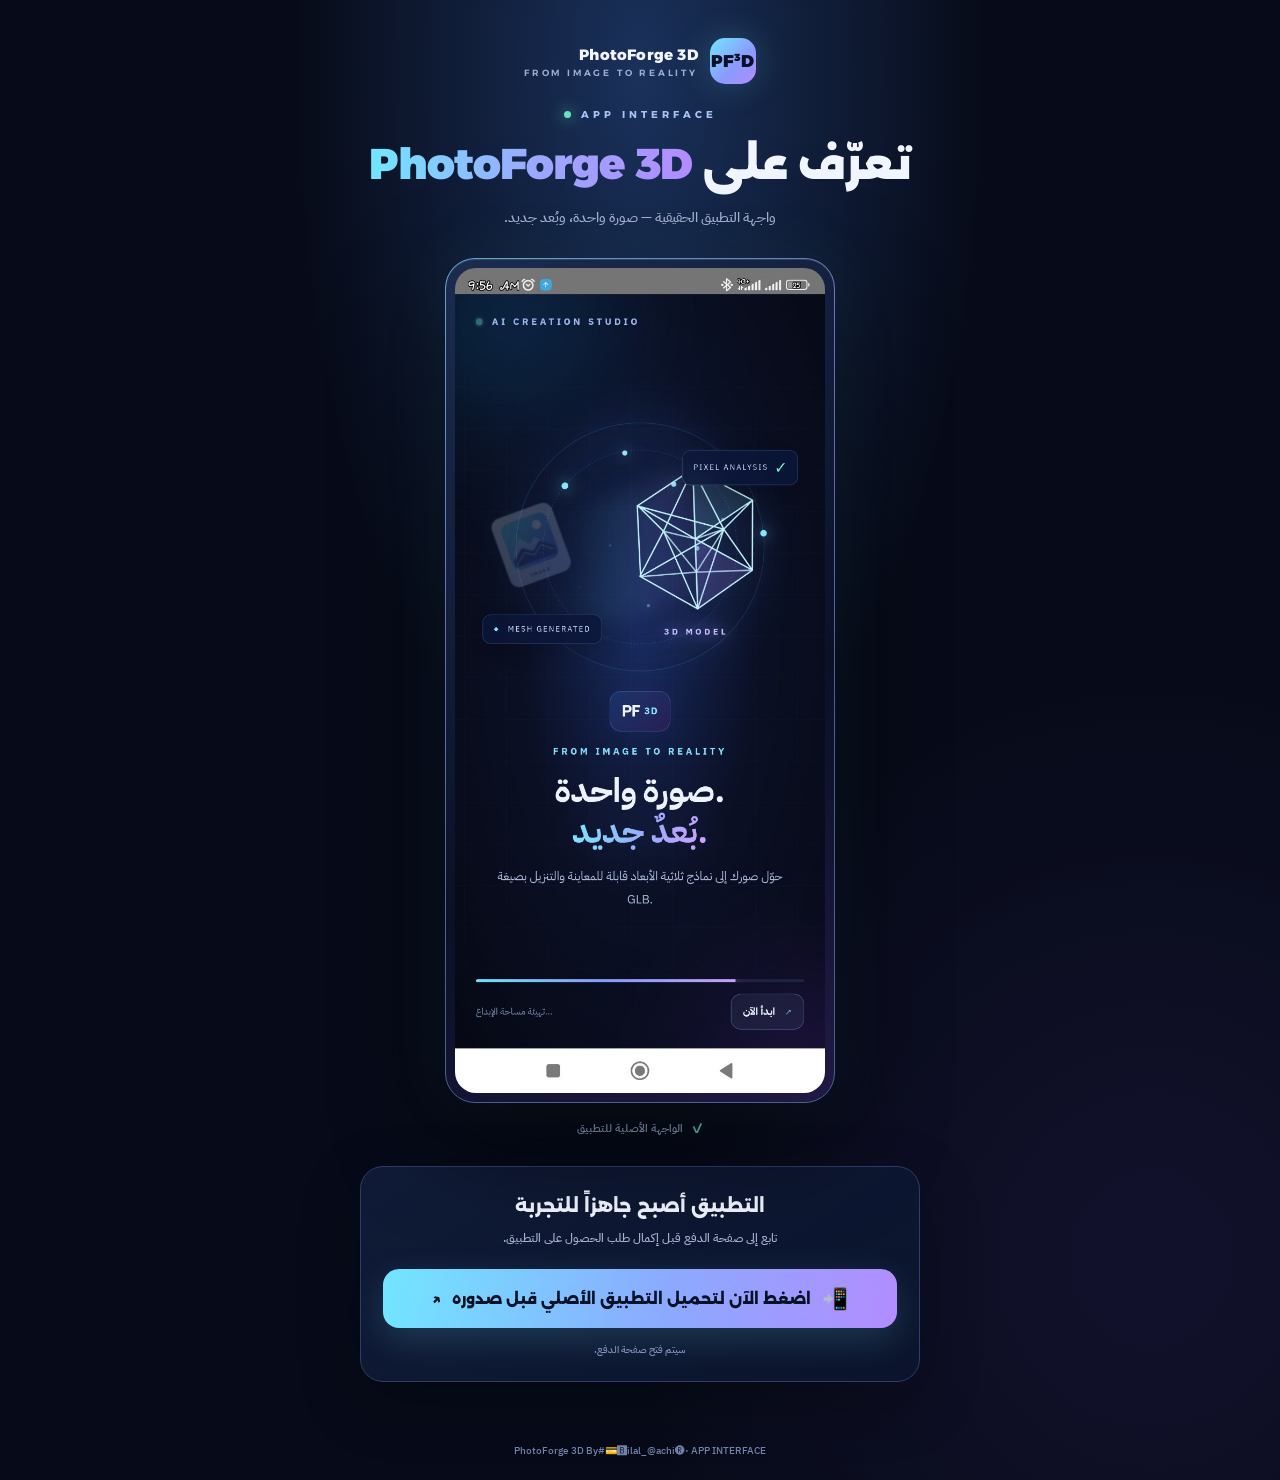
<file: pages/project-4.html>
<!doctype html>
<html lang="ar" dir="rtl">
<head>
<meta charset="utf-8">
<meta name="viewport" content="width=device-width,initial-scale=1">
<meta name="theme-color" content="#080d20">
<meta name="description" content="PhotoForge 3D — واجهة التطبيق ورابط تحميله مجاناً.">
<title>PhotoForge 3D | APP INTERFACE</title>
<link rel="preconnect" href="https://fonts.googleapis.com">
<link rel="preconnect" href="https://fonts.gstatic.com" crossorigin>
<link href="https://fonts.googleapis.com/css2?family=Alexandria:wght@400;500;600;700;800;900&family=IBM+Plex+Sans+Arabic:wght@400;500;600;700&display=swap" rel="stylesheet">
<style>
:root{
 --bg:#070b19;--text:#f1f5ff;--muted:#a8b6d6;--cyan:#72e6ff;
 --violet:#b28cff;--line:#293a62;--panel:#101a35;
 --display:'Alexandria','IBM Plex Sans Arabic',sans-serif;
 --body:'IBM Plex Sans Arabic','Alexandria',sans-serif
}
*{box-sizing:border-box}
html{min-height:100%;scroll-behavior:smooth}
body{
 margin:0;min-height:100vh;color:var(--text);font-family:var(--body);
 background:
  radial-gradient(ellipse at 50% 5%,#1a315b 0,transparent 38%),
  radial-gradient(ellipse at 90% 85%,#241a4a66 0,transparent 32%),var(--bg);
 display:flex;flex-direction:column
}
.page{width:min(100% - 32px,900px);margin:auto;padding:38px 0 44px;flex:1;display:flex;flex-direction:column;align-items:center;justify-content:center}
.brand{display:flex;align-items:center;gap:12px;margin-bottom:24px;text-align:right}
.brand-mark{width:46px;height:46px;border-radius:15px;display:grid;place-items:center;color:#071226;font:900 17px var(--display);background:linear-gradient(135deg,var(--cyan),#8b9aff 58%,var(--violet));box-shadow:0 0 34px #72e6ff35}
.brand-name{font:800 15px var(--display);letter-spacing:.2px}
.brand-sub{display:block;color:#9eafd4;font:600 9px var(--display);letter-spacing:2.8px;margin-top:3px;direction:ltr;text-align:right}
.eyebrow{display:flex;align-items:center;gap:10px;color:#a9c3f7;font:700 10px var(--display);letter-spacing:4px;direction:ltr;margin-bottom:12px}
.dot{width:7px;height:7px;border-radius:50%;background:#65e4c0;box-shadow:0 0 15px #65e4c0}
h1{font:900 clamp(28px,5vw,43px)/1.45 var(--display);letter-spacing:-1px;text-align:center;margin:0 0 9px}
h1 span{background:linear-gradient(90deg,var(--cyan),#9ba9ff,var(--violet));background-clip:text;-webkit-background-clip:text;color:transparent}
.subtitle{margin:0 0 26px;color:var(--muted);font:500 14px/2 var(--body);text-align:center}
.app-frame{position:relative;width:min(100%,390px);padding:9px;border:1px solid #4a6090;border-radius:30px;background:linear-gradient(145deg,#1b2c50,#0a1127 60%,#201944);box-shadow:0 35px 100px #0009,0 0 65px #66dfff18,inset 0 1px #ffffff20}
.app-frame:before{content:"";position:absolute;inset:-1px;border-radius:30px;padding:1px;background:linear-gradient(145deg,#72e6ff88,#b28cff55,transparent 65%);-webkit-mask:linear-gradient(#fff 0 0) content-box,linear-gradient(#fff 0 0);-webkit-mask-composite:xor;mask-composite:exclude;pointer-events:none}
.app-image{display:block;width:100%;height:auto;border-radius:21px}
.image-caption{display:flex;align-items:center;justify-content:center;gap:8px;margin:15px 0 27px;color:#9cadd1;font:600 11px var(--body)}
.image-caption .check{color:#65e4c0;font-size:14px}
.download-panel{width:min(100%,560px);text-align:center;padding:24px 22px 22px;border:1px solid #2c3e69;border-radius:23px;background:linear-gradient(145deg,#111d3bdf,#0b142c);box-shadow:0 20px 60px #0004}
.download-title{font:800 18px/1.7 var(--display);margin:0 0 5px}
.download-copy{font:500 12px/1.9 var(--body);color:var(--muted);margin:0 0 19px}
.download-btn{display:flex;align-items:center;justify-content:center;gap:11px;width:100%;min-height:59px;padding:14px 20px;border:0;border-radius:16px;text-decoration:none;color:#071226;background:linear-gradient(100deg,var(--cyan),#8baaff 55%,var(--violet));font:800 15px var(--display);box-shadow:0 12px 35px #6edfff2b;transition:transform .2s,filter .2s,box-shadow .2s}
.download-btn:hover{transform:translateY(-3px);filter:brightness(1.07);box-shadow:0 16px 42px #6edfff40}
.download-btn:active{transform:translateY(0)}
.download-icon{font-size:21px;line-height:1}
.download-note{margin:13px 0 0;color:#8194bd;font:500 10px/1.8 var(--body)}
footer{text-align:center;padding:17px 12px 22px;color:#7183aa;font:500 10px var(--body)}
a:focus-visible{outline:2px solid var(--cyan);outline-offset:5px}
@media(max-width:480px){
 .page{width:min(100% - 24px,900px);padding:27px 0 32px}
 .app-frame{width:min(100%,350px);padding:7px;border-radius:25px}
 .app-image{border-radius:19px}
 .download-panel{padding:21px 16px 18px}
 .download-title{font-size:16px}
 .download-btn{font-size:13px;min-height:56px}
}
@media(prefers-reduced-motion:reduce){*,*::before,*::after{scroll-behavior:auto!important;transition:none!important}}
</style>
</head>
<body>
<main class="page">
 <div class="brand" aria-label="PhotoForge 3D">
  <span class="brand-mark">PF³D</span>
  <span class="brand-name">PhotoForge 3D<span class="brand-sub">FROM IMAGE TO REALITY</span></span>
 </div>

 <div class="eyebrow"><i class="dot"></i> APP INTERFACE</div>
 <h1>تعرّف على <span>PhotoForge 3D</span></h1>
 <p class="subtitle">واجهة التطبيق الحقيقية — صورة واحدة، وبُعد جديد.</p>

 <figure style="margin:0;width:100%;display:flex;flex-direction:column;align-items:center">
  <div class="app-frame">
   <img class="app-image" src="[data-uri]" alt="لقطة شاشة حقيقية لواجهة تطبيق PhotoForge 3D">
  </div>
  <figcaption class="image-caption"><span class="check">✓</span> الواجهة الأصلية للتطبيق</figcaption>
 </figure>

 <section class="download-panel" aria-label="تحميل التطبيق">
  <h2 class="download-title">التطبيق أصبح جاهزاً للتجربة</h2>
  <p class="download-copy">تابع إلى صفحة الدفع قبل إكمال طلب الحصول على التطبيق.</p>
  <a class="download-btn" href="./copy-payments.html" aria-label="تحميل تطبيق PhotoForge 3D مجاناً">
   <span class="download-icon">📲</span>
   <span>اضغط الآن لتحميل التطبيق الأصلي قبل صدوره</span>
   <span aria-hidden="true">↗</span>
  </a>
  <p class="download-note">سيتم فتح صفحة الدفع.</p>
 </section>
</main>
<footer>PhotoForge 3D 
By#💳🅱ilal_@achi🅡· APP INTERFACE</footer>
</body>
</html>
</file>
<file: assets/css/main.css>
/* ============================================================
   assets/css/main.css - Performance 60FPS edition (Fixed)
   ============================================================ */

*,
*::before,
*::after {
    margin: 0;
    padding: 0;
    box-sizing: border-box;
}

:root {
    --bg-primary: #0b0c10;
    --bg-secondary: #1f2833;
    --text-primary: #ffffff;
    --text-secondary: #c5c6c7;
    --accent: #45a29e;
    --accent-glow: #66fcf1;
    --primary: #6c5ce7;
    --glass-bg: rgba(255, 255, 255, 0.065);
    --glass-border: rgba(255, 255, 255, 0.2);
    --shadow: 0 15px 35px rgba(0, 0, 0, 0.5);
    --font-ar: 'Tajawal', sans-serif;
    --font-en: 'Inter', sans-serif;
    --transition: 0.4s cubic-bezier(0.25, 0.46, 0.45, 0.94);
}

html {
    scroll-behavior: smooth;
    font-size: 16px;
    direction: rtl;
}

body {
    font-family: var(--font-ar);
    background: var(--bg-primary);
    color: var(--text-primary);
    line-height: 1.7;
    overflow-x: hidden;
    cursor: none !important;
    -webkit-font-smoothing: antialiased;
    -moz-osx-font-smoothing: grayscale;
}

a {
    color: var(--accent);
    text-decoration: none;
    transition: color var(--transition);
}
a:hover {
    color: var(--accent-glow);
}

img {
    max-width: 100%;
    display: block;
}

ul {
    list-style: none;
}

.container {
    max-width: 1200px;
    margin: 0 auto;
    padding: 0 20px;
}

/* ----- GLASS UTILITIES ----- */
.glass {
    background: rgba(255, 255, 255, 0.065);
    border: 1px solid var(--glass-border);
    border-radius: 16px;
    box-shadow: var(--shadow);
}

/* ----- CUSTOM CURSOR ----- */
.cursor,
.cursor-follower {
    position: fixed;
    top: 0;
    left: 0;
    pointer-events: none;
    z-index: 99998;
    transform: translate3d(-50%, -50%, 0);
    border-radius: 50%;
    will-change: transform;
}
.cursor {
    width: 10px;
    height: 10px;
    background: var(--accent-glow);
    box-shadow: 0 0 20px var(--accent-glow);
}
.cursor-follower {
    width: 40px;
    height: 40px;
    border: 1px solid var(--accent);
    background: rgba(69, 162, 158, 0.1);
    transition: width 0.15s ease, height 0.15s ease, background 0.15s ease, border-color 0.15s ease;
}

/* ----- HEADER ----- */
.header {
    position: fixed;
    top: 0;
    width: 100%;
    z-index: 1000;
    padding: 12px 0;
    transition: background var(--transition);
}
.header.scrolled {
    background: rgba(11, 12, 16, 0.94);
}
.header-inner {
    display: flex;
    align-items: center;
    justify-content: space-between;
}
.logo {
    font-size: 2rem;
    font-weight: 900;
    background: linear-gradient(135deg, var(--accent), var(--accent-glow));
    -webkit-background-clip: text;
    -webkit-text-fill-color: transparent;
    background-clip: text;
}
.nav-list {
    display: flex;
    gap: 30px;
}
.nav-link {
    color: var(--text-secondary);
    font-weight: 500;
    position: relative;
    transition: color var(--transition);
}
.nav-link::after {
    content: '';
    position: absolute;
    bottom: -4px;
    left: 0;
    width: 0;
    height: 2px;
    background: var(--accent);
    transition: width var(--transition);
}
.nav-link:hover,
.nav-link.active {
    color: var(--text-primary);
}
.nav-link:hover::after,
.nav-link.active::after {
    width: 100%;
}
.menu-toggle {
    display: none;
    flex-direction: column;
    gap: 5px;
    background: none;
    border: none;
    cursor: pointer;
}
.menu-toggle span {
    display: block;
    width: 28px;
    height: 2px;
    background: var(--text-primary);
    transition: all 0.3s;
}

/* ----- HERO ----- */
.hero {
    min-height: 100vh;
    display: flex;
    align-items: center;
    position: relative;
    overflow: hidden;
    padding-top: 120px;
}
.hero-bg {
    position: absolute;
    width: 100%;
    height: 100%;
    top: 0;
    left: 0;
}
#particles-canvas {
    width: 100%;
    height: 100%;
    display: block;
}
.floating-lights {
    position: absolute;
    width: 100%;
    height: 100%;
    background: radial-gradient(circle at 30% 70%, rgba(69, 162, 158, 0.2) 0%, transparent 50%),
                radial-gradient(circle at 70% 30%, rgba(102, 252, 241, 0.1) 0%, transparent 50%);
    animation: floatLights 8s infinite alternate;
    will-change: opacity;
}
.hero-content {
    display: grid;
    grid-template-columns: 1fr 1fr;
    gap: 40px;
    align-items: center;
    z-index: 2;
    position: relative;
}
.hero-text {
    max-width: 600px;
}
.hero-badge {
    display: inline-block;
    padding: 8px 20px;
    border-radius: 40px;
    font-size: 0.85rem;
    margin-bottom: 20px;
}
.hero-title {
    font-size: 3.2rem;
    line-height: 1.2;
    font-weight: 900;
}
.text-line {
    display: block;
}
.gradient-text {
    background: linear-gradient(135deg, var(--accent), var(--accent-glow));
    -webkit-background-clip: text;
    -webkit-text-fill-color: transparent;
    background-clip: text;
}
.hero-desc {
    margin: 20px 0;
    font-size: 1.1rem;
    color: var(--text-secondary);
}
.hero-actions {
    display: flex;
    gap: 16px;
    margin-top: 30px;
}
.btn {
    display: inline-flex;
    align-items: center;
    gap: 8px;
    padding: 14px 32px;
    border-radius: 60px;
    font-weight: 600;
    font-size: 1rem;
    cursor: pointer;
    transition: background var(--transition), box-shadow var(--transition), transform var(--transition), color var(--transition);
    background: rgba(20, 30, 35, 0.90);
    border: 1px solid var(--glass-border);
    color: var(--text-primary);
    box-shadow: 0 4px 15px rgba(0, 0, 0, 0.2);
}
.btn:hover {
    background: rgba(255, 255, 255, 0.1);
    box-shadow: 0 0 25px var(--accent-glow), 0 4px 15px rgba(0, 0, 0, 0.3);
    transform: translateY(-2px);
}
.btn-outline {
    background: transparent;
    border: 1px solid var(--accent);
    color: var(--accent);
}
.btn-outline:hover {
    background: var(--accent);
    color: var(--bg-primary);
}
.hero-visual {
    position: relative;
    display: flex;
    justify-content: center;
    align-items: center;
    min-height: 400px;
}
.floating-elements {
    position: absolute;
    width: 100%;
    height: 100%;
    top: 0;
    left: 0;
    pointer-events: none;
}
.floating-element {
    position: absolute;
    width: 60px;
    height: 60px;
    border-radius: 50%;
    background: rgba(69, 162, 158, 0.15);
    animation: float 6s infinite alternate;
    will-change: transform;
}
.shape-1 {
    top: 10%;
    left: -10%;
}
.shape-2 {
    bottom: 10%;
    right: -10%;
    width: 40px;
    height: 40px;
}
.hero-scroll-indicator {
    position: relative !important;
    bottom: auto !important;
    left: auto !important;
    transform: none !important;
    display: flex;
    flex-direction: column;
    align-items: center;
    gap: 8px;
    margin-top: 30px;
    margin-bottom: 90px;
    font-size: 0.8rem;
    color: var(--text-secondary);
    animation: bounceDown 2s infinite;
    will-change: transform;
}

/* ----- SECTIONS ----- */
.section {
    padding: 100px 0;
}
.section-heading {
    text-align: center;
    margin-bottom: 60px;
}
.section-badge {
    background: rgba(20, 30, 35, 0.90);
    border: 1px solid var(--glass-border);
    padding: 6px 18px;
    border-radius: 40px;
    font-size: 0.8rem;
    display: inline-block;
    margin-bottom: 16px;
}
.section-title {
    font-size: 2.5rem;
    font-weight: 700;
}
.section-subtitle {
    color: var(--text-secondary);
    font-size: 1.1rem;
    margin-top: 10px;
}

/* ----- ABOUT ----- */
.about-grid {
    display: grid;
    grid-template-columns: 1fr 2fr;
    gap: 50px;
    align-items: center;
}
.about-image .image-wrapper {
    padding: 10px;
    overflow: hidden;
    border-radius: 20px;
}
.about-image img {
    border-radius: 12px;
    width: 100%;
    height: auto;
    transition: transform 0.6s;
}
.about-image img:hover {
    transform: scale(1.03);
}
.about-stats {
    display: flex;
    gap: 20px;
    margin-top: 30px;
}
.about-paragraph {
    font-size: 1rem;
    line-height: 1.9;
    color: var(--text-secondary);
    margin-bottom: 18px;
}
.about-paragraph:last-of-type {
    margin-bottom: 0;
}
.stat {
    padding: 20px 30px;
    text-align: center;
    flex: 1;
}
.stat-number {
    font-size: 2.5rem;
    font-weight: 900;
    color: var(--accent-glow);
    display: block;
}
.stat-label {
    font-size: 0.9rem;
    color: var(--text-secondary);
}

/* ----- SKILLS ----- */
.skills-grid {
    display: grid;
    grid-template-columns: repeat(3, 1fr);
    gap: 30px;
}
.skill-category {
    padding: 35px 30px;
    transition: transform var(--transition), box-shadow var(--transition);
    position: relative;
    overflow: hidden;
}
.skill-category:hover {
    transform: translateY(-8px);
    box-shadow: 0 20px 50px rgba(0, 0, 0, 0.4), 0 0 30px rgba(69, 162, 158, 0.15);
}
.skill-category::before {
    content: '';
    position: absolute;
    top: -50%;
    right: -50%;
    width: 100%;
    height: 100%;
    background: radial-gradient(circle, rgba(69, 162, 158, 0.03) 0%, transparent 70%);
    transition: all 0.6s;
    pointer-events: none;
}
.skill-category:hover::before {
    top: -30%;
    right: -30%;
    transform: scale(1.2);
}
.skill-category-header {
    display: flex;
    align-items: center;
    gap: 14px;
    margin-bottom: 25px;
    padding-bottom: 15px;
    border-bottom: 1px solid rgba(255, 255, 255, 0.06);
}
.skill-category-icon {
    font-size: 2rem;
    width: 50px;
    height: 50px;
    display: flex;
    align-items: center;
    justify-content: center;
    background: rgba(69, 162, 158, 0.12);
    border-radius: 12px;
    border: 1px solid rgba(69, 162, 158, 0.2);
}
.skill-category h3 {
    font-size: 1.2rem;
    font-weight: 700;
    margin: 0;
    background: linear-gradient(135deg, var(--text-primary), var(--accent-glow));
    -webkit-background-clip: text;
    -webkit-text-fill-color: transparent;
    background-clip: text;
}
.skill-category ul {
    list-style: none;
    padding: 0;
    margin: 0;
}
.skill-category ul li {
    display: flex;
    align-items: center;
    gap: 14px;
    padding: 12px 0;
    border-bottom: 1px solid rgba(255, 255, 255, 0.04);
    position: relative;
    flex-wrap: wrap;
}
.skill-category ul li:last-child {
    border-bottom: none;
}
.skill-img {
    width: 28px;
    height: 28px;
    flex-shrink: 0;
    object-fit: contain;
    transition: transform 0.3s ease, filter 0.3s ease;
    border-radius: 6px;
}
.skill-category ul li:hover .skill-img {
    transform: scale(1.15) rotate(-5deg);
    filter: brightness(1.2);
}
.skill-category ul li span:first-of-type {
    flex: 1;
    font-size: 0.95rem;
    color: var(--text-secondary);
    transition: color var(--transition);
}
.skill-category ul li:hover span:first-of-type {
    color: var(--text-primary);
}
.skill-level {
    display: block;
    width: 100%;
    height: 4px;
    background: rgba(255, 255, 255, 0.06);
    border-radius: 4px;
    margin-top: 4px;
    overflow: hidden;
    position: relative;
}
.skill-level span {
    display: block;
    height: 100%;
    border-radius: 4px;
    background: linear-gradient(90deg, var(--accent), var(--accent-glow));
    transition: width 1.2s cubic-bezier(0.25, 0.46, 0.45, 0.94);
    position: relative;
}
.skill-level span::after {
    content: '';
    position: absolute;
    top: 0;
    left: 0;
    width: 100%;
    height: 100%;
    background: linear-gradient(90deg, transparent, rgba(255, 255, 255, 0.2), transparent);
    animation: shimmer 2s infinite;
    will-change: transform;
}
@keyframes shimmer {
    0% { transform: translateX(-100%); }
    100% { transform: translateX(100%); }
}

/* ----- SERVICES ----- */
.services-grid {
    display: grid;
    grid-template-columns: repeat(auto-fit, minmax(250px, 1fr));
    gap: 30px;
}
.service-card {
    padding: 40px 30px;
    transition: transform var(--transition), box-shadow var(--transition);
}
.service-card:hover {
    transform: translateY(-8px);
    box-shadow: 0 20px 40px rgba(0, 0, 0, 0.6), 0 0 30px rgba(69, 162, 158, 0.2);
}
.service-icon {
    font-size: 2.5rem;
    margin-bottom: 20px;
}

/* ----- PROJECTS ----- */
.filter-container {
    display: flex;
    justify-content: center;
    gap: 15px;
    margin-bottom: 40px;
    flex-wrap: wrap;
}
.filter-btn {
    background: rgba(20, 30, 35, 0.92);
    border: 1px solid var(--glass-border);
    padding: 10px 24px;
    border-radius: 40px;
    color: var(--text-secondary);
    cursor: pointer;
    transition: background var(--transition), color var(--transition), border-color var(--transition);
    font-family: var(--font-ar);
    font-weight: 500;
}
.filter-btn.active,
.filter-btn:hover {
    background: var(--accent);
    color: var(--bg-primary);
    border-color: var(--accent);
}
.projects-grid {
    display: grid;
    grid-template-columns: repeat(auto-fill, minmax(340px, 1fr));
    gap: 30px;
}
.project-card {
    border-radius: 20px;
    overflow: hidden;
    transition: transform var(--transition), box-shadow var(--transition);
    position: relative;
    background: rgba(20, 30, 35, 0.92);
    border: 1px solid var(--glass-border);
}
.project-card:hover {
    transform: scale(1.02);
    box-shadow: 0 20px 50px rgba(0, 0, 0, 0.5), 0 0 30px var(--accent-glow);
}
.project-card img {
    width: 100%;
    height: 220px;
    object-fit: cover;
    transition: transform 0.6s;
}
.project-card:hover img {
    transform: scale(1.05);
}
.project-info {
    padding: 20px;
}
.project-info h3 {
    margin-bottom: 8px;
}
.project-info p {
    font-size: 0.9rem;
    color: var(--text-secondary);
}
.project-links {
    display: flex;
    gap: 12px;
    margin-top: 15px;
}
.project-links a {
    font-size: 0.85rem;
    padding: 6px 16px;
    border-radius: 30px;
    background: rgba(255, 255, 255, 0.1);
    transition: background var(--transition), color var(--transition);
}
.project-links a:hover {
    background: var(--accent);
    color: var(--bg-primary);
}

/* ----- TESTIMONIALS ----- */
.testimonials-slider {
    display: flex;
    gap: 30px;
    overflow-x: auto;
    padding-bottom: 20px;
    scroll-snap-type: x mandatory;
    -webkit-overflow-scrolling: touch;
}
.testimonial-card {
    min-width: 320px;
    padding: 30px;
    scroll-snap-align: start;
    flex-shrink: 0;
}
.testimonial-card p {
    font-style: italic;
    margin-bottom: 20px;
}
.testimonial-author {
    display: flex;
    align-items: center;
    gap: 16px;
}
.testimonial-author img {
    width: 50px;
    height: 50px;
    border-radius: 50%;
    object-fit: cover;
}

/* ----- TIMELINE ----- */
.timeline-line {
    position: relative;
    padding-right: 40px;
}
.timeline-line::before {
    content: '';
    position: absolute;
    right: 16px;
    top: 0;
    height: 100%;
    width: 2px;
    background: var(--accent);
}
.timeline-item {
    padding: 20px;
    margin-bottom: 30px;
    position: relative;
}
.timeline-item::before {
    content: '';
    position: absolute;
    right: -30px;
    top: 25px;
    width: 14px;
    height: 14px;
    background: var(--accent);
    border-radius: 50%;
    box-shadow: 0 0 20px var(--accent-glow);
}
.year {
    font-weight: 700;
    color: var(--accent-glow);
    display: block;
    margin-bottom: 8px;
}

/* ----- FAQ ----- */
.faq-list {
    max-width: 700px;
    margin: 0 auto;
}
.faq-item {
    margin-bottom: 16px;
    overflow: hidden;
}
.faq-question {
    width: 100%;
    background: none;
    border: none;
    color: var(--text-primary);
    font-size: 1.05rem;
    padding: 20px;
    display: flex;
    justify-content: space-between;
    align-items: center;
    cursor: pointer;
    font-family: var(--font-ar);
    font-weight: 500;
    transition: background var(--transition);
}
.faq-question:hover {
    background: rgba(255, 255, 255, 0.05);
}
.faq-icon {
    transition: transform 0.3s;
    font-size: 1.3rem;
}
.faq-item.active .faq-icon {
    transform: rotate(45deg);
}
.faq-answer {
    max-height: 0;
    overflow: hidden;
    transition: max-height 0.4s ease;
    padding: 0 20px;
}
.faq-item.active .faq-answer {
    max-height: 200px;
    padding-bottom: 20px;
}

/* ----- CTA ----- */
.cta-content {
    text-align: center;
    padding: 60px 40px;
    border-radius: 30px;
}
.cta-content h2 {
    font-size: 2rem;
    margin-bottom: 16px;
}
.cta-content p {
    margin-bottom: 30px;
    color: var(--text-secondary);
}

/* ----- CONTACT ----- */
.contact-grid {
    display: grid;
    grid-template-columns: 1.5fr 1fr;
    gap: 40px;
}
.contact-form {
    padding: 40px;
}
.form-group {
    margin-bottom: 20px;
}
.form-group label {
    display: block;
    margin-bottom: 6px;
    font-weight: 500;
}
.form-group input,
.form-group textarea {
    width: 100%;
    padding: 14px 18px;
    border-radius: 12px;
    background: rgba(255, 255, 255, 0.08);
    border: 1px solid var(--glass-border);
    color: var(--text-primary);
    font-family: var(--font-ar);
    font-size: 1rem;
    transition: border var(--transition), box-shadow var(--transition);
}
.form-group input:focus,
.form-group textarea:focus {
    outline: none;
    border-color: var(--accent);
    box-shadow: 0 0 0 3px rgba(69, 162, 158, 0.3);
}
.loading-btn {
    position: relative;
    overflow: hidden;
}
.loading-btn .loading-spinner {
    display: none;
    width: 20px;
    height: 20px;
    border: 2px solid transparent;
    border-top-color: var(--text-primary);
    border-radius: 50%;
    animation: spin 0.8s linear infinite;
}
.loading-btn.loading .loading-spinner {
    display: inline-block;
}
.toast {
    margin-top: 16px;
    padding: 12px 20px;
    border-radius: 12px;
    display: none;
    font-weight: 500;
}
.toast.success {
    display: block;
    background: rgba(69, 162, 158, 0.2);
    border: 1px solid var(--accent);
    color: var(--accent-glow);
}
.toast.error {
    display: block;
    background: rgba(255, 77, 77, 0.2);
    border: 1px solid #ff4d4d;
    color: #ff4d4d;
}
.contact-info {
    display: flex;
    flex-direction: column;
    gap: 20px;
}
.info-item {
    padding: 20px;
    display: flex;
    align-items: center;
    gap: 16px;
}

/* ===== روابط التواصل الاجتماعي ===== */
.social-links {
    display: flex;
    flex-wrap: wrap;
    gap: 12px;
    margin-top: 8px;
}
.social-link {
    display: flex;
    align-items: center;
    gap: 10px;
    padding: 12px 20px;
    border-radius: 60px;
    background: rgba(255, 255, 255, 0.03);
    border: 1px solid rgba(255, 255, 255, 0.04);
    transition: background var(--transition), border-color var(--transition), color var(--transition), transform var(--transition);
    font-size: 0.9rem;
    color: var(--text-secondary);
}
.social-link:hover {
    background: rgba(108, 92, 231, 0.12);
    border-color: var(--primary);
    color: #fff;
    transform: translateY(-3px);
}
.social-icon {
    width: 22px;
    height: 22px;
    flex-shrink: 0;
}

/* ----- FOOTER ----- */
.footer {
    border-top: 1px solid rgba(255, 255, 255, 0.05);
    padding: 30px 0;
}
.footer-inner {
    display: flex;
    justify-content: space-between;
    align-items: center;
    flex-wrap: wrap;
    gap: 20px;
}
.footer-nav a {
    margin-left: 20px;
    color: var(--text-secondary);
    font-size: 0.9rem;
}
.back-to-top {
    position: fixed;
    bottom: 30px;
    left: 30px;
    width: 50px;
    height: 50px;
    display: flex;
    align-items: center;
    justify-content: center;
    border-radius: 50%;
    z-index: 999;
    opacity: 0;
    visibility: hidden;
    transition: opacity var(--transition), visibility var(--transition);
    font-size: 1.5rem;
}
.back-to-top.visible {
    opacity: 1;
    visibility: visible;
}

/* ----- KEYFRAMES & ANIMATIONS ----- */
@keyframes pulse {
    0%, 100% { transform: scale(1); opacity: 1; }
    50% { transform: scale(1.05); opacity: 0.8; }
}
@keyframes float {
    from { transform: translate(0, 0) rotate(0deg); }
    to { transform: translate(20px, -20px) rotate(10deg); }
}
@keyframes floatLights {
    from { opacity: 0.6; }
    to { opacity: 1; }
}
@keyframes bounce {
    0%, 100% { transform: translateX(-50%) translateY(0); }
    50% { transform: translateX(-50%) translateY(8px); }
}
@keyframes bounceDown {
    0%, 100% { transform: translateY(0); }
    50% { transform: translateY(8px); }
}
@keyframes spin {
    to { transform: rotate(360deg); }
}

/* ----- RESPONSIVE ----- */
@media (max-width: 992px) {
    .hero-content {
        grid-template-columns: 1fr;
        gap: 30px;
    }
    .hero-visual {
        min-height: 300px;
        display: flex !important;
    }
    .about-grid {
        grid-template-columns: 1fr;
    }
    .skills-grid {
        grid-template-columns: 1fr 1fr;
    }
    .contact-grid {
        grid-template-columns: 1fr;
    }
    .nav-list {
        display: none;
        flex-direction: column;
        background: var(--bg-primary);
        position: absolute;
        top: 70px;
        left: 0;
        width: 100%;
        padding: 30px;
        gap: 20px;
        border-bottom: 1px solid var(--glass-border);
    }
    .nav-list.open {
        display: flex;
    }
    .menu-toggle {
        display: flex;
    }
    .hero-title {
        font-size: 2.2rem;
    }
}

@media (max-width: 576px) {
    .projects-grid {
        grid-template-columns: 1fr;
    }
    .testimonial-card {
        min-width: 280px;
    }
    .hero-title {
        font-size: 1.8rem;
    }
    .hero-visual {
        min-height: 250px;
    }
    .skills-grid {
        grid-template-columns: 1fr;
    }
    .skill-category ul li {
        flex-wrap: wrap;
    }
    .skill-img {
        width: 24px;
        height: 24px;
    }
    .contact-form {
        padding: 24px 16px;
    }
    .social-links {
        flex-direction: column;
    }
    .social-link {
        justify-content: center;
    }
}

/* ============================================================
   أنماط الكتاب ثلاثي الأبعاد (3D Book) - النسخة المصححة
   ============================================================ */

/* ملاحظة: أنماط .book-wrapper و .book-container و .book و .book-shadow
   نُقلت إلى قسم "الكتاب المتجاوب" في نهاية هذا الملف. */

.book-cover {
    z-index: 10;
}

/* ===== محتوى الغلاف ===== */
.cover-inner {
    display: flex;
    flex-direction: column;
    align-items: center;
    justify-content: center;
    gap: 10px;
    flex-wrap: wrap;
    height: 100%;
    padding: 30px 20px;
    text-align: center;
    position: relative;
    z-index: 2;
}

/* ==========================
   الصورة الدائرية (Avatar)
   ========================== */
.cover-avatar {
    /* ===== التحكم في الدائرة كاملة ===== */
    --x: 0px;
    --y: -10px;
    --scale: 1;
    --rotate: 0deg;

    position: relative;
    width: clamp(80px, 12vw, 120px);
    height: clamp(80px, 12vw, 120px);
    flex-shrink: 0;
    margin: 0 auto 6px;
    border-radius: 50%;
    overflow: hidden;
    transform:
        translate(var(--x), var(--y))
        scale(var(--scale))
        rotate(var(--rotate));
    background: rgba(25, 40, 44, 0.92);
    border: 2px solid rgba(102, 252, 241, 0.45);
    box-shadow:
        0 0 0 4px rgba(255, 255, 255, 0.03),
        0 0 18px rgba(102, 252, 241, 0.25),
        0 12px 35px rgba(0, 0, 0, 0.45),
        inset 0 1px 1px rgba(255, 255, 255, 0.18);
    transition:
        transform 0.45s cubic-bezier(0.23, 1, 0.32, 1),
        box-shadow 0.45s,
        border-color 0.45s;
    z-index: 3;
}
.cover-avatar::before {
    content: "";
    position: absolute;
    inset: 0;
    border-radius: 50%;
    background: radial-gradient(circle at 25% 25%, rgba(255, 255, 255, 0.28), transparent 55%);
    pointer-events: none;
}
.cover-avatar::after {
    content: "";
    position: absolute;
    inset: -2px;
    border-radius: 50%;
    background: conic-gradient(from 180deg, transparent, rgba(102, 252, 241, 0.45), transparent);
    opacity: 0;
    transition: opacity 0.45s;
    pointer-events: none;
}
.cover-avatar img {
    width: 100%;
    height: 100%;
    object-fit: cover;
    object-position: center;
    display: block;
    border-radius: inherit;
    transition: transform 0.6s cubic-bezier(0.23, 1, 0.32, 1), filter 0.45s;
}

.cover-logo {
    font-size: 4.5rem;
    font-weight: 900;
    color: #66fcf1;
    text-shadow: 0 0 40px rgba(102, 252, 241, 0.2);
    margin-bottom: 6px;
    animation: pulseLogo 3s ease-in-out infinite;
}

@keyframes pulseLogo {
    0%, 100% { transform: scale(1); opacity: 1; }
    50% { transform: scale(1.05); opacity: 0.8; }
}

.cover-inner h2 {
    font-size: clamp(1.4rem, 3vw, 2.2rem);
    font-weight: 700;
    letter-spacing: 4px;
    color: #f0f0f0;
    margin: 4px 0 0;
    z-index: 2;
}
.cover-inner h3 {
    font-size: clamp(1rem, 2.5vw, 1.6rem);
    font-weight: 300;
    letter-spacing: 3px;
    color: #66fcf1;
    margin: -2px 0 0;
    z-index: 2;
}
.cover-divider {
    width: 60px;
    height: 2px;
    background: linear-gradient(90deg, transparent, #45a29e, transparent);
    margin: 8px 0;
    z-index: 2;
}
.cover-inner p {
    font-size: clamp(0.75rem, 1.2vw, 0.9rem);
    color: #8899a0;
    letter-spacing: 1px;
    margin: 4px 0 0;
    z-index: 2;
}

.cover-shine {
    position: absolute;
    top: -50%;
    left: -50%;
    width: 200%;
    height: 200%;
    background: radial-gradient(ellipse at 30% 30%, rgba(255, 255, 255, 0.06) 0%, transparent 60%);
    pointer-events: none;
    z-index: 1;
    transform: rotate(-25deg);
}

/* =========================================================
   BACK COVER - نسخة موحّدة (تم دمج التعريفات المكررة)
   ========================================================= */
.book-back-cover {
    position: absolute;
    inset: 0;
    display: flex;
    align-items: center;
    justify-content: center;
    width: 100%;
    height: 100%;
    margin: 0;
    padding: 0;
    background: linear-gradient(145deg, #1a2a2e, #0f1a1d);
    border-radius: 4px 8px 8px 4px;
    box-shadow:
        0 20px 60px rgba(0, 0, 0, 0.55),
        inset 0 1px 0 rgba(255, 255, 255, 0.05);
    border: 1px solid rgba(69, 162, 158, 0.15);
    -webkit-transform-style: preserve-3d;
    transform-style: preserve-3d;
    -webkit-backface-visibility: hidden;
    backface-visibility: hidden;
    /* ✅ توحيد translateZ مع الغلاف الأمامي */
    transform: rotateY(180deg) translateZ(2px);
    overflow: hidden;
    z-index: 3;
}

.book-back-cover .cover-inner {
    width: 100%;
    height: 100%;
    position: relative;
    display: flex;
    flex-direction: column;
    align-items: center;
    justify-content: center;
    text-align: center;
    overflow: hidden;
}
.book-back-cover .cover-logo {
    margin-bottom: 18px;
}
.book-back-cover h2,
.book-back-cover h3 {
    margin-left: 0;
    margin-right: 0;
}
.book-back-cover .cover-divider {
    margin: 18px auto;
}
.book-back-cover p {
    margin: 0;
}
.book-back-cover .cover-shine {
    pointer-events: none;
}

.back-description {
    max-width: 75%;
    margin-top: 25px;
    font-family: "Inter", "Tajawal", sans-serif;
    font-size: 12px;
    line-height: 1.7;
    opacity: 0.72;
    direction: ltr;
    text-align: center;
}

/* ----- الصفحات الداخلية للكتاب (نسخة موحّدة) ----- */
.page {
    position: absolute;
    top: 0;
    left: 0;
    width: 100%;
    height: 100%;
    -webkit-transform-style: preserve-3d;
    transform-style: preserve-3d;
    -webkit-transform-origin: left center;
    transform-origin: left center;
    transition: transform 0.9s cubic-bezier(0.23, 1, 0.32, 1);
    -webkit-backface-visibility: hidden;
    backface-visibility: hidden;
    z-index: 2;
    touch-action: pan-y;
}
.page .page-front,
.page .page-back {
    position: absolute;
    top: 0;
    left: 0;
    width: 100%;
    height: 100%;
    border-radius: 4px 8px 8px 4px;
    background: rgba(20, 30, 35, 0.96);
    border: 1px solid rgba(255, 255, 255, 0.04);
    box-shadow: inset 0 0 20px rgba(0, 0, 0, 0.22);
    -webkit-backface-visibility: hidden;
    backface-visibility: hidden;
    overflow-y: auto;
    padding: 18px 16px;
    display: flex;
    align-items: center;
    justify-content: center;
}
.page .page-front {
    transform: rotateY(0deg) translateZ(1px);
}
.page .page-back {
    transform: rotateY(180deg) translateZ(1px);
}
.page .page-front::-webkit-scrollbar,
.page .page-back::-webkit-scrollbar {
    width: 3px;
}
.page .page-front::-webkit-scrollbar-track,
.page .page-back::-webkit-scrollbar-track {
    background: transparent;
}
.page .page-front::-webkit-scrollbar-thumb,
.page .page-back::-webkit-scrollbar-thumb {
    background: rgba(69, 162, 158, 0.3);
    border-radius: 10px;
}
.page.flipped {
    transform: rotateY(-180deg);
}

/* ----- داخل الصفحة – بطاقات المشاريع ----- */
.project-card-inner {
    display: flex;
    flex-direction: column;
    gap: 12px;
    width: 100%;
    height: 100%;
    justify-content: flex-start;
}
.project-img {
    position: relative;
    border-radius: 8px;
    overflow: hidden;
    background: #1a2428;
    box-shadow: 0 8px 25px rgba(0, 0, 0, 0.3);
    aspect-ratio: 16 / 9;
    flex-shrink: 0;
}
.project-img img {
    width: 100%;
    height: 100%;
    object-fit: cover;
    display: block;
    transition: transform 0.5s ease;
}
.project-img:hover img {
    transform: scale(1.03);
}
.project-tag {
    position: absolute;
    top: 10px;
    right: 10px;
    background: rgba(10, 15, 18, 0.92);
    padding: 3px 12px;
    border-radius: 20px;
    font-size: 0.65rem;
    font-weight: 600;
    color: #fff;
    letter-spacing: 0.5px;
    border: 1px solid rgba(255, 255, 255, 0.1);
}
.project-info-inner {
    display: flex;
    flex-direction: column;
    gap: 4px;
    flex: 1;
}
.project-info-inner h3 {
    font-size: 1.1rem;
    font-weight: 700;
    color: #f0f0f0;
    line-height: 1.2;
}
.project-type {
    font-size: 0.8rem;
    color: #66fcf1;
    font-weight: 500;
}
.project-tech {
    font-size: 0.75rem;
    color: #8899a0;
    display: flex;
    align-items: center;
    gap: 6px;
}
.project-tech i {
    color: #45a29e;
    font-size: 0.7rem;
}
.project-desc {
    font-size: 0.8rem;
    color: #b0b8c0;
    line-height: 1.5;
    margin-top: 2px;
    display: -webkit-box;
    -webkit-line-clamp: 2;
    -webkit-box-orient: vertical;
    overflow: hidden;
}
.project-actions {
    display: flex;
    gap: 10px;
    margin-top: 6px;
    flex-wrap: wrap;
}
.btn-preview,
.btn-details {
    display: inline-flex;
    align-items: center;
    gap: 6px;
    padding: 6px 16px;
    border-radius: 30px;
    font-size: 0.75rem;
    font-weight: 600;
    transition: transform 0.3s ease, background 0.3s ease, color 0.3s ease, box-shadow 0.3s ease, border-color 0.3s ease;
    border: none;
    cursor: pointer;
    text-decoration: none;
}
.btn-preview {
    background: linear-gradient(135deg, #45a29e, #2a6d6a);
    color: #fff;
    box-shadow: 0 4px 15px rgba(69, 162, 158, 0.2);
}
.btn-preview:hover {
    transform: translateY(-2px);
    box-shadow: 0 8px 25px rgba(69, 162, 158, 0.35);
}
.btn-details {
    background: rgba(255, 255, 255, 0.06);
    color: #c5c6c7;
    border: 1px solid rgba(255, 255, 255, 0.06);
}
.btn-details:hover {
    background: rgba(255, 255, 255, 0.1);
    color: #fff;
    border-color: rgba(69, 162, 158, 0.3);
}

.book-nav {
    position: absolute;
    top: 50%;
    transform: translateY(-50%);
    width: 44px;
    height: 44px;
    border-radius: 50%;
    background: rgba(20, 30, 35, 0.92);
    border: 1px solid rgba(255, 255, 255, 0.06);
    color: #c5c6c7;
    font-size: 1.2rem;
    cursor: pointer;
    z-index: 20;
    transition: background 0.3s ease, border-color 0.3s ease, color 0.3s ease, transform 0.3s ease;
    display: flex;
    align-items: center;
    justify-content: center;
}
.book-nav:hover {
    background: rgba(69, 162, 158, 0.15);
    border-color: #45a29e;
    color: #fff;
    transform: translateY(-50%) scale(1.05);
}
.book-nav.prev { left: -22px; }
.book-nav.next { right: -22px; }

.book-indicator {
    position: absolute;
    bottom: -32px;
    left: 50%;
    transform: translateX(-50%);
    display: flex;
    gap: 4px;
    font-size: 0.85rem;
    color: #667780;
    letter-spacing: 1px;
    padding: 4px 14px;
    border-radius: 30px;
    background: rgba(10, 15, 18, 0.92);
    border: 1px solid rgba(255, 255, 255, 0.04);
}
.book-indicator .current-page {
    color: #66fcf1;
    font-weight: 600;
}

/* ============================================================
   قواعد مضافة للتوافق الكامل
   ============================================================ */

/* ===== Scroll Progress Bar ===== */
.scroll-progress {
    position: fixed;
    top: 0;
    right: 0;
    width: 0%;
    height: 3px;
    background: linear-gradient(90deg, var(--accent), var(--accent-glow));
    z-index: 10000;
    box-shadow: 0 0 10px var(--accent-glow);
    will-change: width;
    transition: none;
}

/* ===== Noise Overlay ===== */
.noise-overlay {
    position: fixed;
    top: 0;
    left: 0;
    width: 100%;
    height: 100%;
    pointer-events: none;
    z-index: 9999;
    opacity: 0.018;
    background: radial-gradient(circle at 20% 20%, rgba(255, 255, 255, 0.06) 0 1px, transparent 1px);
    background-size: 4px 4px;
}

/* ===== Scroll Reveal Animations ===== */
.reveal {
    opacity: 0;
    transform: translateY(40px);
    transition: opacity 0.7s cubic-bezier(0.25, 0.46, 0.45, 0.94),
                transform 0.7s cubic-bezier(0.25, 0.46, 0.45, 0.94);
}
.reveal.visible {
    opacity: 1;
    transform: translateY(0);
}

/* ===== Scroll Arrow ===== */
.scroll-arrow {
    width: 24px;
    height: 24px;
    border-right: 2px solid var(--accent);
    border-bottom: 2px solid var(--accent);
    transform: rotate(45deg);
    margin-top: 4px;
    animation: bounceArrow 1.8s infinite;
    will-change: transform, opacity;
}
@keyframes bounceArrow {
    0%, 100% { transform: rotate(45deg) translate(0, 0); opacity: 1; }
    50% { transform: rotate(45deg) translate(4px, 4px); opacity: 0.5; }
}

/* ===== Glossy Button Effect ===== */
.glossy {
    position: relative;
    overflow: hidden;
}
.glossy::after {
    content: '';
    position: absolute;
    top: -50%;
    left: -60%;
    width: 50%;
    height: 200%;
    background: linear-gradient(90deg, transparent, rgba(255, 255, 255, 0.15), transparent);
    transform: skewX(-20deg);
    transition: left 0.6s ease;
    pointer-events: none;
}
.glossy:hover::after {
    left: 130%;
}

/* ===== Magnetic Buttons ===== */
.magnetic {
    will-change: transform;
    transition: transform 0.3s cubic-bezier(0.23, 1, 0.32, 1);
}

/* ===== Cursor hover state ===== */
.cursor-follower.hover {
    width: 60px;
    height: 60px;
    background: rgba(102, 252, 241, 0.15);
    border-color: var(--accent-glow);
}

/* ===== تحسينات الأداء 60FPS ===== */
.book,
.page,
.book-shadow,
.cover-avatar,
.cursor,
.cursor-follower,
.floating-element,
.scroll-arrow {
    -webkit-backface-visibility: hidden;
    backface-visibility: hidden;
}

.book img,
.project-card img,
.project-img img,
.cover-avatar img {
    image-rendering: auto;
}

/* Hover-only effects */
@media (hover: hover) and (pointer: fine) {
    .book-container:hover .book-shadow {
        opacity: 0.8;
    }
}

/* Touch devices */
@media (hover: none), (pointer: coarse) {
    body {
        cursor: auto !important;
    }
    .cursor,
    .cursor-follower {
        display: none !important;
    }
    .book-cover:hover .cover-avatar {
        transform:
            translate(var(--x), var(--y))
            scale(var(--scale))
            rotate(var(--rotate));
    }
    .book-cover:hover .cover-avatar img {
        transform: none;
        filter: none;
    }
    .book-cover:hover .cover-avatar::after {
        opacity: 0;
    }
    .project-img:hover img,
    .project-card:hover img {
        transform: none;
    }
    .skill-category:hover,
    .service-card:hover,
    .project-card:hover {
        transform: none;
    }
}

/* Smaller devices */
@media (max-width: 768px) {
    .book-shadow {
        filter: blur(5px);
        opacity: 0.65;
    }
    .book-cover {
        box-shadow:
            0 12px 32px rgba(0, 0, 0, 0.48),
            inset 0 1px 0 rgba(255, 255, 255, 0.04);
    }
    .page .page-front,
    .page .page-back {
        box-shadow: inset 0 0 14px rgba(0, 0, 0, 0.18);
    }
    .noise-overlay {
        display: none;
    }
    .floating-lights {
        animation: none;
        opacity: 0.8;
    }
}

/* Very small screens */
@media (max-width: 576px) {
    .floating-element,
    .skill-level span::after,
    .scroll-arrow {
        animation: none;
    }
    .book-shadow {
        filter: blur(4px);
        opacity: 0.55;
    }
    .book-indicator {
        background: rgba(10, 15, 18, 0.96);
    }
}

/* Accessibility */
@media (prefers-reduced-motion: reduce) {
    *,
    *::before,
    *::after {
        animation-duration: 0.01ms !important;
        animation-iteration-count: 1 !important;
        transition-duration: 0.01ms !important;
        scroll-behavior: auto !important;
    }
    .reveal {
        opacity: 1;
        transform: none;
    }
}

/* ----- تفاعلات الأفاتار عند المرور ----- */
.book-cover:hover .cover-avatar {
    transform: translateY(-3px) scale(1.03);
    border-color: rgba(102, 252, 241, 0.9);
    box-shadow:
        0 0 0 5px rgba(255, 255, 255, 0.05),
        0 0 30px rgba(102, 252, 241, 0.45),
        0 18px 45px rgba(0, 0, 0, 0.55),
        inset 0 1px 2px rgba(255, 255, 255, 0.25);
}
.book-cover:hover .cover-avatar::after {
    opacity: 1;
}
.book-cover:hover .cover-avatar img {
    transform: scale(1.08);
    filter: contrast(1.05) saturate(1.08);
}
/* ============================================================
   FINAL BACK COVER - نسخة مصححة
   ✅ يبقى ثابتاً في وسط الكتاب بدون دوران
   ============================================================ */

.final-back-cover-page {
    position: absolute;
    top: 0;
    left: 0;
    width: 100%;
    height: 100%;
    margin: 0;
    padding: 0;

    /* ✅ لا دوران - يبقى في مكانه تماماً */
    transform: none;

    -webkit-transform-style: preserve-3d;
    transform-style: preserve-3d;

    /* ✅ انتقال سلس للظهور فقط */
    transition: opacity 0.6s ease, visibility 0.6s ease;

    -webkit-backface-visibility: hidden;
    backface-visibility: hidden;

    /* ✅ مخفي افتراضياً */
    opacity: 0;
    visibility: hidden;
    pointer-events: none;

    z-index: 1;
}

/* ✅ يظهر عند الوصول لآخر صفحة */
.final-back-cover-page.active {
    opacity: 1;
    visibility: visible;
    pointer-events: auto;
    z-index: 15;
}

/* ✅ الغلاف الخلفي - ثابت في وسط الكتاب */
.final-back-cover-page > .book-back-cover {
    position: absolute;
    inset: 0;
    width: 100%;
    height: 100%;

    display: flex;
    align-items: center;
    justify-content: center;

    margin: 0;
    padding: 0;

    /* ✅ بدون دوران */
    transform: none;

    -webkit-backface-visibility: hidden;
    backface-visibility: hidden;

    overflow: hidden;

    /* ✅ نفس شكل الغلاف الأمامي */
    border-radius: 12px 4px 4px 12px;

    background: linear-gradient(145deg, #1a2a2e, #0f1a1d);

    box-shadow:
        0 20px 60px rgba(0, 0, 0, 0.55),
        inset 0 1px 0 rgba(255, 255, 255, 0.05);

    border: 1px solid rgba(69, 162, 158, 0.15);
}

/* ✅ محتوى الغلاف */
.final-back-cover-page .cover-inner {
    width: 100%;
    height: 100%;

    display: flex;
    flex-direction: column;
    align-items: center;
    justify-content: center;

    text-align: center;

    padding: 30px 20px;

    position: relative;
    z-index: 2;
}

/* ✅ الشعار */
.final-back-cover-page .cover-logo {
    position: relative;

    font-size: 4.5rem;
    font-weight: 900;

    color: #66fcf1;

    margin-bottom: 18px;

    text-shadow: 0 0 40px rgba(102, 252, 241, 0.2);
}

/* ✅ الاسم */
.final-back-cover-page h2 {
    margin: 0;

    font-size: clamp(1.4rem, 3vw, 2.2rem);
    font-weight: 700;

    letter-spacing: 4px;

    color: #f0f0f0;
}

/* ✅ PORTFOLIO */
.final-back-cover-page h3 {
    margin: 8px 0 0;

    font-size: clamp(1rem, 2.5vw, 1.6rem);
    font-weight: 300;

    letter-spacing: 3px;

    color: #66fcf1;
}

/* ✅ الخط الفاصل */
.final-back-cover-page .cover-divider {
    width: 60px;
    height: 2px;

    margin: 18px 0;

    background: linear-gradient(
        90deg,
        transparent,
        #45a29e,
        transparent
    );
}

/* ✅ النص */
.final-back-cover-page .back-description {
    max-width: 75%;
    margin: 0;

    font-family: "Inter", "Tajawal", sans-serif;
    font-size: 12px;
    line-height: 1.7;

    color: #c5c6c7;
    opacity: 0.72;

    direction: ltr;
    text-align: center;
}

/* ✅ اللمعة */
.final-back-cover-page .cover-shine {
    position: absolute;
    top: -50%;
    left: -50%;

    width: 200%;
    height: 200%;

    pointer-events: none;
    z-index: 1;

    transform: rotate(-25deg);

    background: radial-gradient(
        ellipse at 30% 30%,
        rgba(255, 255, 255, 0.06) 0%,
        transparent 60%
    );
}

/* ✅ الهاتف */
@media (max-width: 576px) {
    .final-back-cover-page .cover-inner {
        padding: 20px 12px;
    }
    .final-back-cover-page .cover-logo {
        font-size: 3rem;
        margin-bottom: 12px;
    }
    .final-back-cover-page h2 {
        font-size: 1.2rem;
        letter-spacing: 2px;
    }
    .final-back-cover-page h3 {
        font-size: 0.9rem;
        letter-spacing: 1px;
    }
    .final-back-cover-page .cover-divider {
        width: 40px;
        margin: 10px 0;
    }
    .final-back-cover-page .back-description {
        font-size: 10px;
        max-width: 85%;
    }
}
/* ============================================================
   تأثير التراجع التلقائي (Auto Reverse)
   ============================================================ */

/* تسريع الانتقال أثناء التراجع */
.book-container.is-reversing .page {
    transition: transform 0.5s cubic-bezier(0.5, 0, 0.75, 0) !important;
}

/* اهتزاز خفيف للكتاب عند بدء التراجع */
@keyframes bookShakeReverse {
    0%   { transform: rotateX(4deg) rotateY(-3deg) scale(1); }
    25%  { transform: rotateX(5deg) rotateY(-6deg) scale(1.02); }
    50%  { transform: rotateX(3deg) rotateY(0deg) scale(0.99); }
    100% { transform: rotateX(4deg) rotateY(-3deg) scale(1); }
}
.book-container.is-reversing .book-tilt {
    animation: bookShakeReverse 0.6s ease-in-out;
}

/* وميض ختامي حول الكتاب عند إعادة التعيين */
@keyframes resetFlash {
    0%   { box-shadow: 0 0 0 rgba(102, 252, 241, 0); }
    50%  { box-shadow: 0 0 60px rgba(102, 252, 241, 0.4); }
    100% { box-shadow: 0 0 0 rgba(102, 252, 241, 0); }
}
.book-container.is-resetting {
    animation: resetFlash 0.8s ease-out;
}

/* احترام تفضيل تقليل الحركة */
@media (prefers-reduced-motion: reduce) {
    .book-container.is-reversing .book-tilt,
    .book-container.is-resetting {
        animation: none;
    }
    .book-container.is-reversing .page {
        transition-duration: 0.2s !important;
    }
}
.testimonial-proof {
    margin-top: 18px;
    margin-bottom: 20px;
    width: 100%;
    border-radius: 14px;
    overflow: hidden;
    background: rgba(255, 255, 255, 0.05);
    border: 1px solid rgba(255, 255, 255, 0.1);
}

.testimonial-proof img {
    display: block;
    width: 100%;
    height: auto;
    max-height: 380px;
    object-fit: contain;
}

/* ============================================================
   الكتاب ثلاثي الأبعاد — نسخة متجاوبة ومتمركزة تماماً
   ------------------------------------------------------------
   • --book-w     عرض الصفحة الواحدة. يُحسب تلقائياً من المساحة المتاحة
                  بحيث يتّسع الكتاب وهو مفتوح (صفحتان = 2 × --book-w)
                  دون أن يخرج من الشاشة، على الكمبيوتر والجوال.
   • --book-ratio نسبة ارتفاع الصفحة ÷ عرضها (صور المشاريع 9:20 تقريباً).
   • عرض الحاوية = صفحتان، والكتاب يُزاح أفقياً حسب حالته
     (مغلق أمامي / مفتوح / مغلق خلفي) فيبقى دائماً في المنتصف.
   • الحالة تُحدَّد من main.js عبر data-state على .book-container.
   ============================================================ */

/* ---- المنطقة المرجعية: عمود الكتاب في الـ hero ---- */
.hero-visual {
    container-type: inline-size;
    min-height: 0;
}

.book-wrapper {
    --book-ratio: 2;
    --book-max-w: 300px;
    --book-gutter: 10px;

    /* احتياطي للمتصفحات التي لا تدعم وحدات cqw */
    --avail-w: calc(100vw - 40px);
    --avail-h: 100vh;

    /* عرض الصفحة = الأصغر بين: نصف العرض المتاح، ما يناسب ارتفاع الشاشة، والحد الأعلى */
    --book-w: max(
        100px,
        min(
            calc((var(--avail-w) - 2 * var(--book-gutter)) / 2),
            calc((var(--avail-h) - 190px) / var(--book-ratio)),
            var(--book-max-w)
        )
    );

    display: flex;
    justify-content: center;
    align-items: center;
    width: 100%;
    min-height: 0;
    padding: 6px 0 60px;
}
@media (min-width: 993px) {
    .book-wrapper { --avail-w: calc((min(100vw, 1200px) - 80px) / 2); }
}
@supports (width: 1cqw) {
    .book-wrapper { --avail-w: 100cqw; }
}
@supports (height: 100svh) {
    .book-wrapper { --avail-h: 100svh; }
}

/* ---- الحاوية: عرض صفحتين بالضبط، مركز المنظور = مركز الكتاب ---- */
.book-container {
    --u: calc(var(--book-w) / 100);   /* 1% من عرض الصفحة: لتحجيم النصوص تناسبياً */
    position: relative;
    flex: none;
    width: calc(var(--book-w) * 2);
    height: calc(var(--book-w) * var(--book-ratio));
    perspective: calc(var(--book-w) * 6.5);
    perspective-origin: 50% 50%;
    /* مهم: لا contain / isolation / overflow هنا — كلها تُسطّح الـ 3D */
    contain: none;
    isolation: auto;
}
.book-container[data-state="closed-front"] { --shift: -50%; --shadow-w: 52%; }
.book-container[data-state="open"]         { --shift: 0%;   --shadow-w: 94%; }
.book-container[data-state="closed-back"]  { --shift: 50%;  --shadow-w: 52%; }

/* ---- طبقة الإمالة (تتحكم بها main.js عبر --rx / --ry) ---- */
.book-tilt {
    --rx: 4deg;
    --ry: -3deg;
    position: absolute;
    inset: 0;
    -webkit-transform-style: preserve-3d;
    transform-style: preserve-3d;
    transform: rotateX(var(--rx)) rotateY(var(--ry));
    transition: transform 0.45s cubic-bezier(0.23, 1, 0.32, 1);
}

/* ---- الكتاب: عمود الكتاب (gutter) عند منتصف الحاوية، ثم إزاحة حسب الحالة ---- */
.book {
    position: absolute;
    top: 0;
    left: 50%;
    width: var(--book-w);
    height: 100%;
    -webkit-transform-style: preserve-3d;
    transform-style: preserve-3d;
    transform: translateX(var(--shift, -50%));
    transition: transform 0.9s cubic-bezier(0.23, 1, 0.32, 1);
}

.book-shadow {
    position: absolute;
    left: 50%;
    bottom: calc(var(--book-w) * -0.1);
    width: var(--shadow-w, 52%);
    height: calc(var(--book-w) * 0.14);
    background: radial-gradient(ellipse, rgba(0, 0, 0, 0.6) 0%, transparent 70%);
    filter: blur(7px);
    border-radius: 50%;
    transform: translateX(-50%);
    z-index: 0;
    transition: width 0.9s cubic-bezier(0.23, 1, 0.32, 1), opacity 0.45s ease;
}

/* ---- الصفحات: ترتيب عمق دقيق لمنع التداخل (z-fighting) ---- */
.book .page {
    --z: 0px;
    transform: translateZ(var(--z)) rotateY(0deg);
}
.book .page.flipped {
    transform: translateZ(var(--z)) rotateY(-180deg);
}

/* ---- وجوه الصفحات: الصورة تملأ الصفحة كاملة وبنسبتها الأصلية ---- */
.book .page .page-front,
.book .page .page-back {
    padding: 0;
    overflow: hidden;
}
.book .page .page-front > img,
.book .page .page-back > img {
    width: 100%;
    height: 100%;
    max-width: none;
    object-fit: contain;
    object-position: center;
    pointer-events: none;
    -webkit-user-drag: none;
    user-select: none;
}
/* ظل خفيف عند عمود الكتاب لإحساس أعمق */
.book .page .page-front::after,
.book .page .page-back::after {
    content: "";
    position: absolute;
    inset: 0;
    pointer-events: none;
    z-index: 2;
}
.book .page .page-front::after {
    background: linear-gradient(to right, rgba(0, 0, 0, 0.32), transparent 9%);
}
.book .page .page-back::after {
    background: linear-gradient(to left, rgba(0, 0, 0, 0.32), transparent 9%);
}

/* ---- الغلاف الأمامي: وجه أمامي + وجه داخلي حقيقيان ---- */
.book .book-cover {
    background: none;
    border: 0;
    box-shadow: none;
    border-radius: 0;
    overflow: visible;
}
.book .book-cover > .cover-front {
    display: block;
    padding: 0;
    overflow: hidden;
    background: linear-gradient(145deg, #1a2a2e, #0f1a1d);
    border: 1px solid rgba(69, 162, 158, 0.15);
    border-radius: 12px 4px 4px 12px;
    box-shadow: 0 20px 60px rgba(0, 0, 0, 0.6), inset 0 1px 0 rgba(255, 255, 255, 0.05);
}
.book .book-cover > .cover-inside {
    flex-direction: column;
    gap: calc(var(--u) * 3);
    background: linear-gradient(145deg, #142126, #0d171a);
    border: 1px solid rgba(69, 162, 158, 0.12);
    border-radius: 4px 12px 12px 4px;
}
.inside-mark {
    font-size: calc(var(--u) * 16);
    font-weight: 900;
    color: #66fcf1;
    opacity: 0.45;
    line-height: 1;
}
.book .book-cover > .cover-inside .cover-divider { margin: 0; }
.book .book-cover > .cover-inside::after { display: none; }
.book .book-cover > .cover-front::after { display: none; }

/* ---- محتوى الغلاف: يتحجّم مع عرض الصفحة (لا قياسات ثابتة) ---- */
.book-container .cover-inner {
    gap: calc(var(--u) * 2.2);
    padding: calc(var(--u) * 7) calc(var(--u) * 5);
    flex-wrap: nowrap;
}
.book-container .cover-avatar {
    width: calc(var(--u) * 42);
    height: calc(var(--u) * 42);
    margin: 0 auto calc(var(--u) * 1);
}
.book-container .cover-logo {
    font-size: calc(var(--u) * 13);
    margin-bottom: calc(var(--u) * 1);
    max-width: 100%;
    white-space: nowrap;
}
.book-container .cover-inner h2 {
    font-size: calc(var(--u) * 9);
    letter-spacing: calc(var(--u) * 1.2);
    margin: 0;
}
.book-container .cover-inner h3 {
    font-size: calc(var(--u) * 6);
    letter-spacing: calc(var(--u) * 1);
    margin: 0;
}
.book-container .cover-divider {
    width: calc(var(--u) * 22);
    margin: calc(var(--u) * 1.5) 0;
}
.book-container .cover-inner p {
    font-size: max(10px, calc(var(--u) * 4.6));
    letter-spacing: 0.5px;
    margin: 0;
}
.book-container .back-description {
    font-size: max(9px, calc(var(--u) * 4.2));
    max-width: 84%;
    margin-top: calc(var(--u) * 3);
}

/* ---- أزرار التنقل والمؤشر ---- */
.book-nav.prev { left: -22px; }
.book-nav.next { right: -22px; }
.book-indicator { bottom: -34px; }

/* ---- شاشات صغيرة: الأزرار تنتقل أسفل الكتاب حتى لا تخرج من الشاشة ---- */
@media (max-width: 640px) {
    .hero-visual { margin-inline: -8px; }
    .book-wrapper { --book-gutter: 6px; padding-bottom: 84px; }

    .book-nav {
        top: auto;
        bottom: -58px;
        transform: none;
        width: 42px;
        height: 42px;
        font-size: 1rem;
    }
    .book-nav:hover { transform: scale(1.05); }
    .book-nav.prev { left: calc(50% - 92px); }
    .book-nav.next { right: calc(50% - 92px); }
    .book-indicator { bottom: -52px; font-size: 0.8rem; }
}

/* ---- هواتف بالعرض (ارتفاع منخفض) ---- */
@media (max-height: 480px) and (orientation: landscape) {
    .book-wrapper { --avail-h: 560px; }
}



/* Extra premium details around the welcome title only */
.loading-logo {
    position: relative;
    isolation: isolate;
    padding: 8px 18px;
}

.loading-logo::before {
    content: "";
    position: absolute;
    z-index: -1;
    inset: -22px -34px;
    border-radius: 50%;
    background:
        radial-gradient(ellipse at center,
            rgba(220, 174, 55, .22) 0%,
            rgba(160, 115, 25, .10) 38%,
            transparent 72%);
    filter: blur(9px);
    opacity: .8;
    animation: welcomeHalo 3.8s ease-in-out infinite;
    pointer-events: none;
}

.loading-logo::after {
    content: "✦";
    position: absolute;
    top: -11px;
    right: -9px;
    color: #ffe9a0;
    font-size: .34em;
    line-height: 1;
    -webkit-text-fill-color: #ffe9a0;
    text-shadow:
        0 0 5px rgba(255, 231, 157, .95),
        0 0 13px rgba(219, 170, 49, .85);
    animation: welcomeSparkle 2.2s ease-in-out infinite;
    pointer-events: none;
}

@keyframes welcomeHalo {
    0%, 100% { opacity: .42; transform: scale(.96); }
    50% { opacity: 1; transform: scale(1.06); }
}

@keyframes welcomeSparkle {
    0%, 100% { opacity: .45; transform: scale(.78) rotate(0deg); }
    50% { opacity: 1; transform: scale(1.22) rotate(18deg); }
}

@media (prefers-reduced-motion: reduce) {
    .loading-logo::before,
    .loading-logo::after {
        animation: none;
    }
}

/* Welcome title: high-visibility black & gold animated finish */
.loading-logo {
    display: inline-block;
    color: #f5d879;
    background: linear-gradient(
        105deg,
        #8a6418 0%,
        #fff3b0 16%,
        #d5aa35 30%,
        #fff9d8 43%,
        #17120a 50%,
        #c99a25 61%,
        #ffed9b 76%,
        #8b671b 90%,
        #fff2b3 100%
    );
    background-size: 250% 100%;
    background-position: 100% 50%;
    -webkit-background-clip: text;
    background-clip: text;
    -webkit-text-fill-color: transparent;
    filter:
        drop-shadow(0 0 2px rgba(255, 224, 130, .95))
        drop-shadow(0 0 12px rgba(212, 164, 48, .65))
        drop-shadow(0 5px 18px rgba(0, 0, 0, .9));
    animation: pulse 1.5s ease-in-out infinite, welcomeGoldShimmer 3.8s ease-in-out infinite;
    will-change: transform, opacity, background-position, filter;
}

@keyframes welcomeGoldShimmer {
    0%, 100% {
        background-position: 100% 50%;
        filter:
            drop-shadow(0 0 3px rgba(255, 224, 130, .8))
            drop-shadow(0 0 10px rgba(212, 164, 48, .5))
            drop-shadow(0 5px 18px rgba(0, 0, 0, .9));
    }
    50% {
        background-position: 0% 50%;
        filter:
            drop-shadow(0 0 7px rgba(255, 239, 174, 1))
            drop-shadow(0 0 19px rgba(255, 190, 55, .85))
            drop-shadow(0 5px 22px rgba(0, 0, 0, .95));
    }
}

@media (prefers-reduced-motion: reduce) {
    .loading-logo {
        animation: none;
        background-position: 50% 50%;
    }
}


/* Mobile layout fix: keep the Arabic welcome phrase on one centered line */
#loading-screen {
    overflow: hidden;
    padding-inline: 16px;
    box-sizing: border-box;
}

#loading-screen .loading-logo {
    display: block;
    width: max-content;
    max-width: calc(100vw - 40px);
    box-sizing: border-box;
    margin-inline: auto;
    padding: 8px 10px;
    font-size: clamp(1.65rem, 8vw, 4rem);
    line-height: 1.45;
    white-space: nowrap;
    word-break: keep-all;
    overflow-wrap: normal;
    text-align: center;
    direction: rtl;
    letter-spacing: 0;
}

#loading-screen .loading-logo::before {
    inset: -12px -18px;
}

#loading-screen .loading-logo::after {
    content: none;
}

@media (min-width: 700px) {
    #loading-screen .loading-logo {
        font-size: clamp(3rem, 6vw, 4rem);
    }
}


/* Full-screen premium welcome interface: ambient light, orbit and progress details */
#loading-screen {
    isolation: isolate;
    overflow: hidden;
    background:
        radial-gradient(ellipse at 50% 46%, rgba(128, 91, 19, .17) 0%, transparent 42%),
        radial-gradient(ellipse at 12% 18%, rgba(69, 162, 158, .07) 0%, transparent 32%),
        radial-gradient(ellipse at 88% 82%, rgba(194, 147, 39, .08) 0%, transparent 34%),
        #08090d;
}

#loading-screen::before {
    content: "";
    position: absolute;
    inset: -35%;
    z-index: -1;
    pointer-events: none;
    background:
        radial-gradient(circle at 25% 35%, rgba(255, 210, 105, .12), transparent 17%),
        radial-gradient(circle at 72% 60%, rgba(202, 155, 48, .12), transparent 20%),
        radial-gradient(circle at 50% 50%, rgba(255, 244, 196, .055), transparent 38%);
    filter: blur(22px);
    animation: welcomeAmbient 12s ease-in-out infinite alternate;
}

#loading-screen::after {
    content: "";
    position: absolute;
    inset: 14px;
    z-index: 5;
    pointer-events: none;
    border: 1px solid rgba(215, 178, 82, .13);
    border-radius: 18px;
    box-shadow:
        inset 0 0 45px rgba(196, 150, 44, .035),
        0 0 30px rgba(196, 150, 44, .025);
}

.welcome-orbit {
    position: relative;
    width: clamp(116px, 34vw, 172px);
    height: clamp(116px, 34vw, 172px);
    margin-bottom: 22px;
    display: grid;
    place-items: center;
    flex: 0 0 auto;
    animation: welcomeFloat 5s ease-in-out infinite;
}

.orbit-ring {
    position: absolute;
    inset: 7%;
    border: 1px solid rgba(226, 190, 99, .36);
    border-radius: 50%;
    box-shadow: 0 0 20px rgba(207, 161, 58, .09), inset 0 0 20px rgba(207, 161, 58, .06);
}

.orbit-ring-one {
    transform: rotateX(62deg) rotate(-24deg);
    animation: welcomeOrbitSpin 12s linear infinite;
}

.orbit-ring-two {
    inset: 17%;
    border-color: rgba(255, 231, 163, .27);
    transform: rotateX(62deg) rotate(42deg);
    animation: welcomeOrbitSpinReverse 9s linear infinite;
}

.orbit-core {
    width: 27%;
    height: 27%;
    border-radius: 50%;
    background: radial-gradient(circle at 35% 30%, #fff5c8 0%, #d8ae4c 28%, #75500f 66%, #171108 100%);
    box-shadow:
        0 0 14px rgba(255, 222, 137, .85),
        0 0 38px rgba(218, 169, 61, .42),
        0 0 75px rgba(218, 169, 61, .18);
    animation: welcomeCorePulse 2.8s ease-in-out infinite;
}

.orbit-spark {
    position: absolute;
    color: #ffe9a6;
    text-shadow: 0 0 9px rgba(255, 221, 130, .95), 0 0 22px rgba(218, 169, 61, .7);
    line-height: 1;
}

.orbit-spark-one {
    top: 4%;
    right: 16%;
    font-size: 17px;
    animation: welcomeSparkFloat 3s ease-in-out infinite;
}

.orbit-spark-two {
    bottom: 9%;
    left: 12%;
    font-size: 22px;
    animation: welcomeSparkFloat 3.8s ease-in-out infinite reverse;
}

.welcome-kicker {
    margin-bottom: 7px;
    color: rgba(239, 211, 145, .7);
    font: 600 9px/1.4 Arial, sans-serif;
    letter-spacing: .34em;
    text-align: center;
    direction: ltr;
}

.welcome-caption {
    margin-top: 2px;
    color: rgba(236, 218, 177, .68);
    font-size: clamp(11px, 3vw, 13px);
    letter-spacing: .08em;
    text-align: center;
}

#loading-screen .loading-logo {
    margin-block: 2px 0;
}

#loading-screen .loading-progress {
    position: relative;
    width: min( min(260px, 66vw), 320px);
    height: 5px;
    margin-top: 27px;
    border: 1px solid rgba(255, 223, 143, .16);
    border-radius: 20px;
    background: rgba(255, 255, 255, .075);
    overflow: hidden;
    box-shadow: 0 0 18px rgba(202, 155, 48, .08);
}

#loading-screen .loading-progress span {
    position: relative;
    border-radius: inherit;
    background: linear-gradient(90deg, #6e4d13 0%, #c99a2e 38%, #fff0ad 72%, #a87b20 100%);
    box-shadow: 0 0 12px rgba(255, 211, 104, .65);
}

#loading-screen .loading-progress span::after {
    content: "";
    position: absolute;
    inset: 0;
    background: linear-gradient(90deg, transparent, rgba(255,255,255,.85), transparent);
    transform: translateX(-100%);
    animation: welcomeProgressShine 1.7s ease-in-out infinite;
}

.welcome-status {
    display: flex;
    align-items: center;
    gap: 8px;
    margin-top: 13px;
    color: rgba(222, 205, 164, .62);
    font-size: 10px;
    letter-spacing: .04em;
}

.welcome-status span {
    width: 6px;
    height: 6px;
    border-radius: 50%;
    background: #d9b34e;
    box-shadow: 0 0 9px rgba(255, 215, 110, .9);
    animation: welcomeStatusBlink 1.2s ease-in-out infinite;
}

@keyframes welcomeAmbient {
    from { transform: translate3d(-2%, -1%, 0) scale(.96) rotate(-3deg); opacity: .65; }
    to { transform: translate3d(2%, 2%, 0) scale(1.06) rotate(3deg); opacity: 1; }
}
@keyframes welcomeFloat {
    0%, 100% { transform: translateY(0); }
    50% { transform: translateY(-8px); }
}
@keyframes welcomeOrbitSpin { to { transform: rotateX(62deg) rotate(336deg); } }
@keyframes welcomeOrbitSpinReverse { to { transform: rotateX(62deg) rotate(-318deg); } }
@keyframes welcomeCorePulse {
    0%, 100% { transform: scale(.9); filter: brightness(.95); }
    50% { transform: scale(1.08); filter: brightness(1.25); }
}
@keyframes welcomeSparkFloat {
    0%, 100% { transform: translateY(0) scale(.85); opacity: .55; }
    50% { transform: translateY(-7px) scale(1.15); opacity: 1; }
}
@keyframes welcomeProgressShine {
    0% { transform: translateX(-110%); }
    65%, 100% { transform: translateX(110%); }
}
@keyframes welcomeStatusBlink {
    0%, 100% { opacity: .45; }
    50% { opacity: 1; }
}

@media (max-height: 620px) {
    .welcome-orbit {
        width: 92px;
        height: 92px;
        margin-bottom: 10px;
    }
    .welcome-kicker { margin-bottom: 2px; }
    #loading-screen .loading-progress { margin-top: 15px; }
    .welcome-caption { margin-top: 0; }
}

@media (prefers-reduced-motion: reduce) {
    #loading-screen::before,
    .welcome-orbit,
    .orbit-ring,
    .orbit-core,
    .orbit-spark,
    .welcome-status span,
    #loading-screen .loading-progress span::after {
        animation: none !important;
    }
}


/* Developer-grade wordmark and hero typewriter */
.header .logo {
    position: relative;
    display: inline-flex;
    align-items: center;
    text-decoration: none;
    isolation: isolate;
}

.header .logo::before {
    content: "";
    position: absolute;
    inset: -12px -20px;
    z-index: -1;
    border-radius: 18px;
    background: radial-gradient(ellipse at center, rgba(69, 162, 158, .17), transparent 72%);
    opacity: .65;
    filter: blur(10px);
    transition: opacity .35s ease, transform .35s ease;
}

.header .logo:hover::before {
    opacity: 1;
    transform: scale(1.08);
}

.developer-brand {
    position: relative;
    display: inline-grid;
    grid-template-columns: auto auto auto auto;
    align-items: center;
    column-gap: 2px;
    padding: 5px 9px 17px;
    font-family: "Space Grotesk", "Trebuchet MS", Arial, sans-serif;
    font-size: clamp(1.38rem, 5.6vw, 2.15rem);
    font-weight: 800;
    line-height: 1;
    letter-spacing: .035em;
    background: none !important;
    -webkit-text-fill-color: initial !important;
    color: var(--accent-glow);
    filter: drop-shadow(0 0 10px rgba(69, 220, 207, .22));
}

.brand-code {
    color: var(--accent);
    font-family: ui-monospace, "SFMono-Regular", Consolas, monospace;
    font-weight: 500;
    transition: transform .35s ease, color .35s ease;
}

.brand-name {
    color: #e9ffff;
    text-shadow: 0 0 15px rgba(102, 252, 241, .22);
}

.brand-tech {
    margin-left: 3px;
    color: var(--accent-glow);
    font-weight: 700;
    text-shadow: 0 0 16px rgba(102, 252, 241, .38);
}

.brand-role {
    position: absolute;
    right: 12px;
    bottom: 2px;
    color: var(--text-secondary);
    font: 700 8px/1 "Space Grotesk", Arial, sans-serif;
    letter-spacing: .29em;
    white-space: nowrap;
    opacity: .82;
}

.developer-brand::after {
    content: "";
    position: absolute;
    right: 8px;
    bottom: 0;
    width: 38%;
    height: 1px;
    background: linear-gradient(90deg, transparent, var(--accent-glow), transparent);
    box-shadow: 0 0 9px var(--accent-glow);
    transform-origin: right;
    animation: brandScan 3.2s ease-in-out infinite;
}

.header .logo:hover .brand-code:first-child {
    transform: translateX(-4px);
    color: var(--accent-glow);
}
.header .logo:hover .brand-code:nth-of-type(4) {
    transform: translateX(4px);
    color: var(--accent-glow);
}

@keyframes brandScan {
    0%, 100% { transform: scaleX(.35); opacity: .45; }
    50% { transform: scaleX(1); opacity: 1; }
}

.typewriter-title .text-line {
    min-height: 1.2em;
    white-space: nowrap;
    direction: rtl;
}

.typewriter-title.is-typing .text-line::after {
    content: "";
    display: inline-block;
    width: 2px;
    height: .82em;
    margin-right: 5px;
    vertical-align: -.06em;
    background: var(--accent-glow);
    box-shadow: 0 0 10px var(--accent-glow);
    animation: typewriterCaret .75s steps(1) infinite;
}

@keyframes typewriterCaret {
    50% { opacity: 0; }
}

@media (max-width: 480px) {
    .developer-brand {
        font-size: clamp(1.28rem, 6vw, 1.65rem);
        column-gap: 1px;
        padding-inline: 5px;
    }
    .brand-role { font-size: 7px; right: 8px; }
    .typewriter-title .text-line { white-space: nowrap; }
}

@media (prefers-reduced-motion: reduce) {
    .developer-brand::after,
    .typewriter-title.is-typing .text-line::after {
        animation: none;
    }
}


/* =========================================================
   Editorial welcome / loading experience
   ========================================================= */
body.intro-open { overflow: hidden; }

.loading-screen {
    --editorial-ink: #f4f0e8;
    --editorial-muted: #a7a397;
    --editorial-gold: #d7b875;
    position: fixed;
    inset: 0;
    z-index: 100000;
    display: grid;
    grid-template-rows: auto 1fr auto;
    padding: clamp(24px, 6vw, 64px);
    overflow: hidden;
    color: var(--editorial-ink);
    background:
        radial-gradient(ellipse at 50% 47%, rgba(157, 119, 57, .16), transparent 36%),
        radial-gradient(ellipse at 12% 18%, rgba(45, 94, 79, .13), transparent 32%),
        #090b0c;
    opacity: 1;
    visibility: visible;
    transition: opacity .65s ease, visibility .65s ease;
}

.loading-screen::before,
.loading-screen::after {
    content: "";
    position: absolute;
    pointer-events: none;
}

.loading-screen::before {
    inset: 16px;
    border: 1px solid rgba(225, 214, 188, .11);
}

.loading-screen::after {
    width: min(58vw, 520px);
    aspect-ratio: 1;
    left: 50%;
    top: 48%;
    transform: translate(-50%, -50%);
    border: 1px solid rgba(215, 184, 117, .10);
    border-radius: 50%;
    box-shadow: 0 0 0 34px rgba(215,184,117,.018), 0 0 0 68px rgba(215,184,117,.012);
}

.loading-screen.hidden {
    opacity: 0;
    visibility: hidden;
    pointer-events: none;
}

.loading-topline,
.loading-footer,
.loading-progress-meta {
    position: relative;
    z-index: 1;
    display: flex;
    align-items: center;
    justify-content: space-between;
    gap: 16px;
}

.loading-kicker,
.loading-edition,
.loading-progress-caption,
.loading-index,
.loading-subtitle {
    font-family: var(--font-en);
    font-size: 9px;
    font-weight: 600;
    line-height: 1.5;
    letter-spacing: .17em;
    direction: ltr;
}

.loading-kicker { color: #e7d8b7; }
.loading-kicker i {
    display: inline-block;
    width: 5px;
    height: 5px;
    margin: 0 7px 1px;
    border-radius: 50%;
    background: var(--editorial-gold);
    box-shadow: 0 0 12px rgba(215,184,117,.8);
}
.loading-edition,
.loading-index { color: var(--editorial-muted); }

.loading-centerpiece {
    position: relative;
    z-index: 1;
    align-self: center;
    justify-self: center;
    width: min(720px, 100%);
    padding: 38px 0 48px;
    text-align: center;
}

.loading-mark {
    margin: 0 auto 42px;
    color: #fffaf0;
    font: 800 46px/1 var(--font-en);
    letter-spacing: -.1em;
    text-shadow: 0 0 34px rgba(215,184,117,.2);
}
.loading-mark span { color: var(--editorial-gold); }

.loading-overline {
    margin: 0 0 15px;
    color: var(--editorial-gold);
    font-size: 13px;
    font-weight: 500;
    letter-spacing: .08em;
}

.loading-welcome {
    min-height: 1.7em;
    margin: 0;
    color: #fffaf0;
    font-size: clamp(29px, 7vw, 54px);
    font-weight: 800;
    line-height: 1.5;
    letter-spacing: -.045em;
    text-shadow: 0 5px 35px rgba(0,0,0,.35);
}

.typewriter-caret {
    display: inline-block;
    width: 2px;
    height: .9em;
    margin-inline-start: 7px;
    vertical-align: -.08em;
    background: var(--editorial-gold);
    animation: editorial-caret .8s steps(1, end) infinite;
}

.loading-note {
    margin: 17px 0 0;
    color: #aaa79d;
    font-size: 14px;
    font-weight: 400;
    letter-spacing: .02em;
}

.loading-bottom {
    position: relative;
    z-index: 1;
    width: min(560px, 100%);
    justify-self: center;
}

.loading-progress-meta { margin-bottom: 12px; }
.loading-progress-caption { color: #aaa79d; font-size: 8px; }
.loading-percent {
    color: var(--editorial-gold);
    font: 500 15px/1 var(--font-en);
    font-variant-numeric: tabular-nums;
}

.loading-progress {
    position: relative;
    width: 100%;
    height: 3px;
    overflow: hidden;
    background: rgba(255,255,255,.14);
}
.loading-progress span {
    display: block;
    width: 0%;
    height: 100%;
    background: linear-gradient(90deg, #6d8979 0%, #b99a61 62%, #f2dfad 100%);
    box-shadow: 0 0 18px rgba(215,184,117,.45);
    transition: width .18s cubic-bezier(.22,.61,.36,1);
    will-change: width;
}

.loading-footer { margin-top: 15px; }
.loading-subtitle { color: #d2c8b4; font-size: 8px; }
.loading-index { color: #85847d; font-size: 8px; }

@keyframes editorial-caret {
    50% { opacity: 0; }
}

@media (max-width: 480px) {
    .loading-screen { padding: 30px 25px 34px; }
    .loading-screen::before { inset: 11px; }
    .loading-topline { align-items: flex-start; }
    .loading-kicker, .loading-edition { font-size: 7px; letter-spacing: .12em; }
    .loading-centerpiece { padding: 24px 0 34px; }
    .loading-mark { margin-bottom: 34px; font-size: 42px; }
    .loading-welcome { font-size: clamp(28px, 8vw, 38px); }
    .loading-note { font-size: 12px; }
    .loading-bottom { width: 100%; }
    .loading-progress-caption, .loading-subtitle, .loading-index { font-size: 7px; letter-spacing: .11em; }
}

@media (prefers-reduced-motion: reduce) {
    .typewriter-caret { animation: none; opacity: 1; }
    .loading-progress span { transition: none !important; }
    .loading-screen { transition: none; }
}


/* Center the restored editorial loading composition without changing its visual identity. */
.loading-content {
    position: relative;
    z-index: 1;
    min-height: calc(100svh - 2 * clamp(24px, 6vw, 64px));
    display: grid;
    grid-template-rows: auto minmax(0, 1fr) auto;
}

@media (max-width: 480px) {
    .loading-content {
        min-height: calc(100svh - 64px);
    }
}


/* Final viewport centering: let the full-screen shell give its content the entire available height. */
.loading-screen {
    display: flex;
    flex-direction: column;
}
.loading-screen .loading-content {
    flex: 1 1 auto;
    width: 100%;
    box-sizing: border-box;
}


/* Keep the entire welcome composition as one vertically centered group. */
.loading-screen .loading-content {
    display: grid;
    grid-template-rows: auto auto auto;
    align-content: center;
    gap: clamp(24px, 4.5vh, 48px);
}
.loading-screen .loading-centerpiece {
    padding-block: 0;
}


/* Editorial identity card: a deliberate visual signature above the Arabic name. */
.loading-identity {
    display: flex;
    flex-direction: column;
    align-items: center;
    gap: 0;
    margin: 0 auto 30px;
}
.loading-id-card {
    position: relative;
    display: grid;
    grid-template-columns: 1fr 1.15fr;
    align-items: center;
    width: clamp(154px, 34vw, 188px);
    height: clamp(92px, 20vw, 112px);
    box-sizing: border-box;
    padding: 15px;
    margin: 0 auto 20px;
    overflow: hidden;
    border: 1px solid rgba(226, 198, 137, .42);
    border-radius: 15px;
    background:
        linear-gradient(132deg, rgba(255,255,255,.105), rgba(255,255,255,.018) 52%),
        linear-gradient(145deg, rgba(25,31,29,.96), rgba(10,12,13,.94));
    box-shadow: 0 18px 42px rgba(0,0,0,.34), inset 0 1px 0 rgba(255,255,255,.12), 0 0 32px rgba(215,184,117,.08);
    transform: perspective(600px) rotateX(4deg);
}
.loading-id-card::before {
    content: "";
    position: absolute;
    inset: 5px;
    border: 1px solid rgba(255,255,255,.055);
    border-radius: 10px;
    pointer-events: none;
}
.loading-id-card::after {
    content: "";
    position: absolute;
    width: 90px;
    height: 90px;
    right: -35px;
    top: -42px;
    border-radius: 50%;
    background: rgba(215,184,117,.12);
    filter: blur(18px);
}
.loading-id-monogram {
    position: relative;
    z-index: 1;
    grid-column: 1 / -1;
    justify-self: start;
    align-self: start;
    color: #f5edda;
    font: 700 23px/1 var(--font-en);
    letter-spacing: -.08em;
}
.loading-id-monogram span { color: #d7b875; }
.loading-id-portrait {
    position: relative;
    z-index: 1;
    width: 36px;
    height: 42px;
    justify-self: center;
    align-self: end;
    border-radius: 11px 11px 8px 8px;
    background: linear-gradient(160deg, #e9d6ad, #9e8050);
    opacity: .9;
}
.loading-id-portrait::before {
    content: "";
    position: absolute;
    width: 14px;
    height: 14px;
    top: 5px;
    left: 11px;
    border-radius: 50%;
    background: #34302a;
}
.loading-id-portrait::after {
    content: "";
    position: absolute;
    width: 26px;
    height: 13px;
    left: 5px;
    bottom: 0;
    border-radius: 12px 12px 5px 5px;
    background: #34302a;
}
.loading-id-lines {
    position: relative;
    z-index: 1;
    display: flex;
    flex-direction: column;
    gap: 6px;
    align-self: end;
    padding-bottom: 5px;
}
.loading-id-lines i {
    display: block;
    width: 42px;
    height: 3px;
    border-radius: 5px;
    background: rgba(239,226,197,.68);
}
.loading-id-lines i:nth-child(2) { width: 32px; opacity: .55; }
.loading-id-lines i:nth-child(3) { width: 23px; opacity: .35; }
.loading-id-chip {
    position: absolute;
    right: 14px;
    top: 16px;
    width: 15px;
    height: 11px;
    border: 1px solid rgba(215,184,117,.6);
    border-radius: 3px;
}
.loading-name {
    margin: 0;
    color: #fffaf0;
    font-family: var(--font-ar);
    font-size: clamp(27px, 7vw, 39px);
    font-weight: 800;
    line-height: 1.35;
    letter-spacing: -.035em;
    text-shadow: 0 7px 28px rgba(0,0,0,.35);
}
.loading-wordmark {
    margin: 5px 0 0;
    color: var(--editorial-gold);
    font: 600 9px/1.4 var(--font-en);
    letter-spacing: .28em;
    direction: ltr;
}
.loading-mark { display: none; }

@media (max-width: 480px) {
    .loading-identity { margin-bottom: 20px; }
    .loading-id-card { margin-bottom: 15px; }
    .loading-name { font-size: clamp(26px, 7.2vw, 34px); }
    .loading-wordmark { font-size: 8px; }
}
</file>
